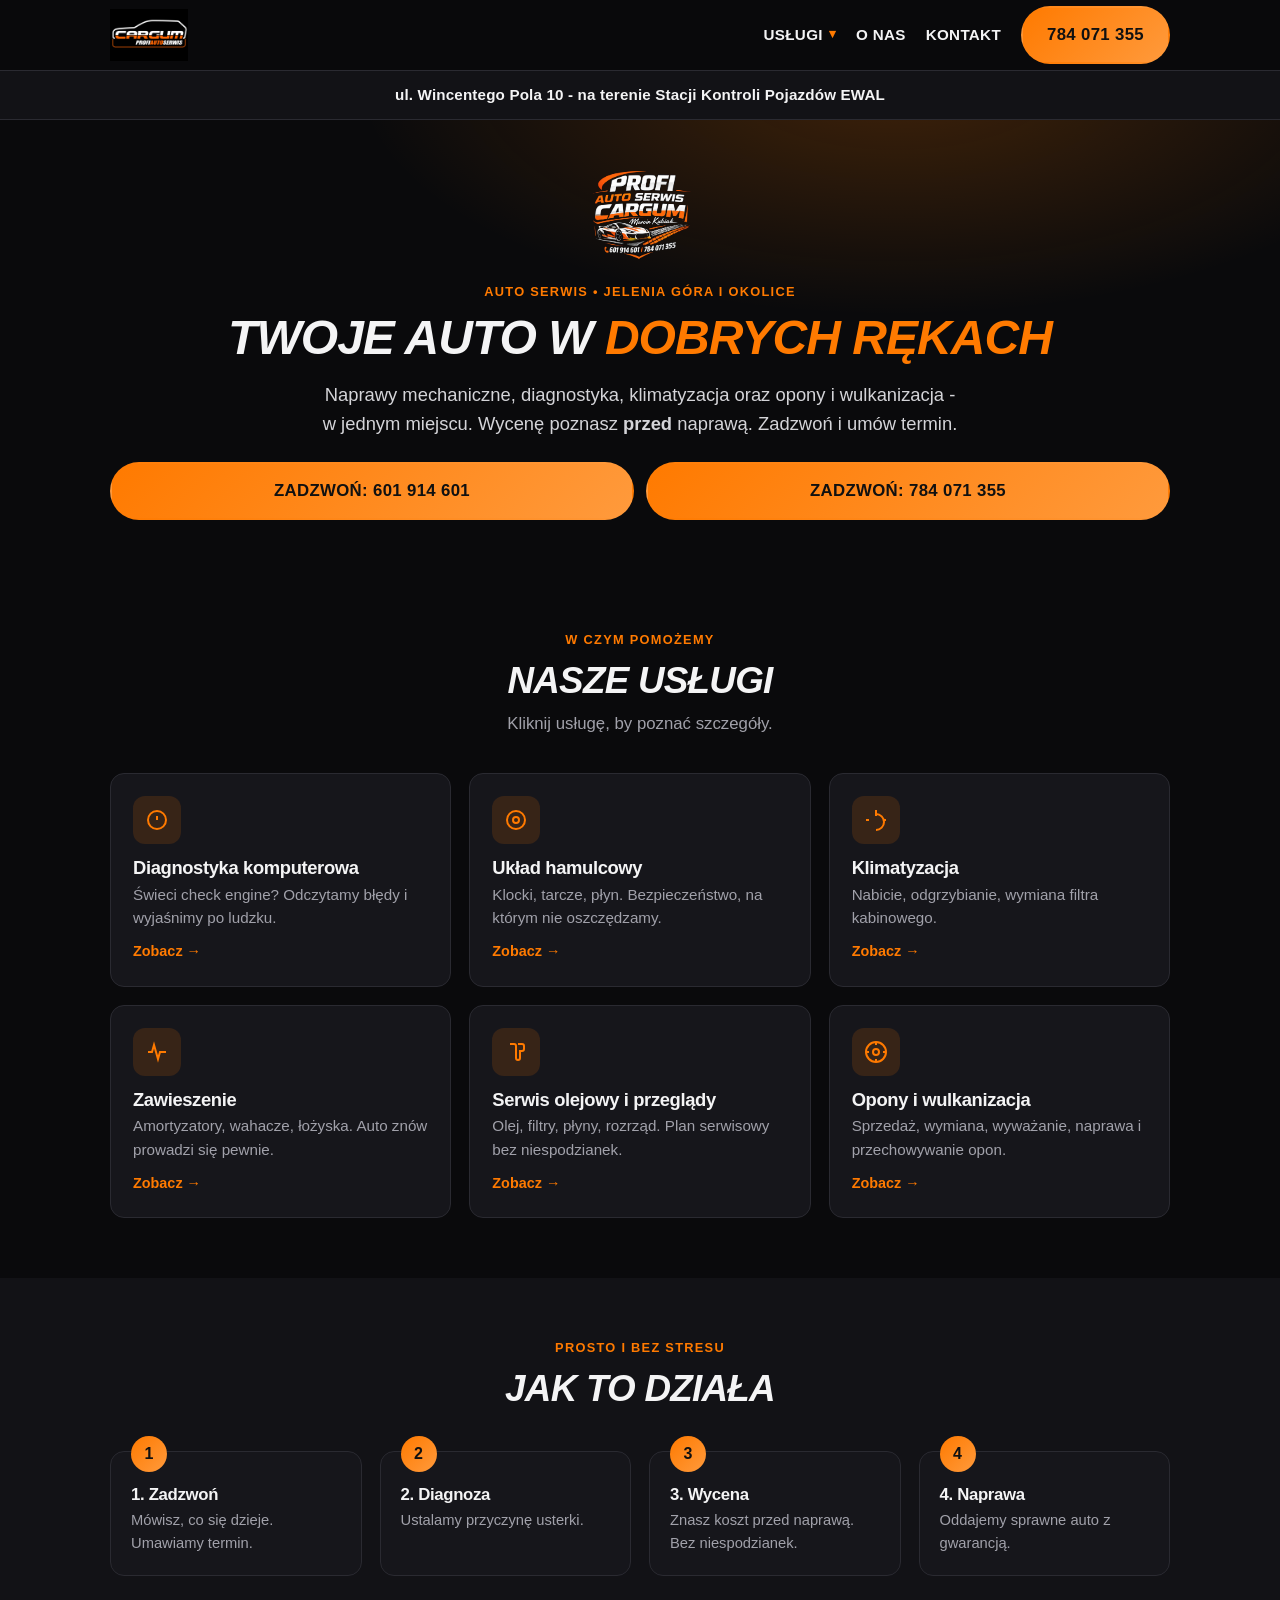
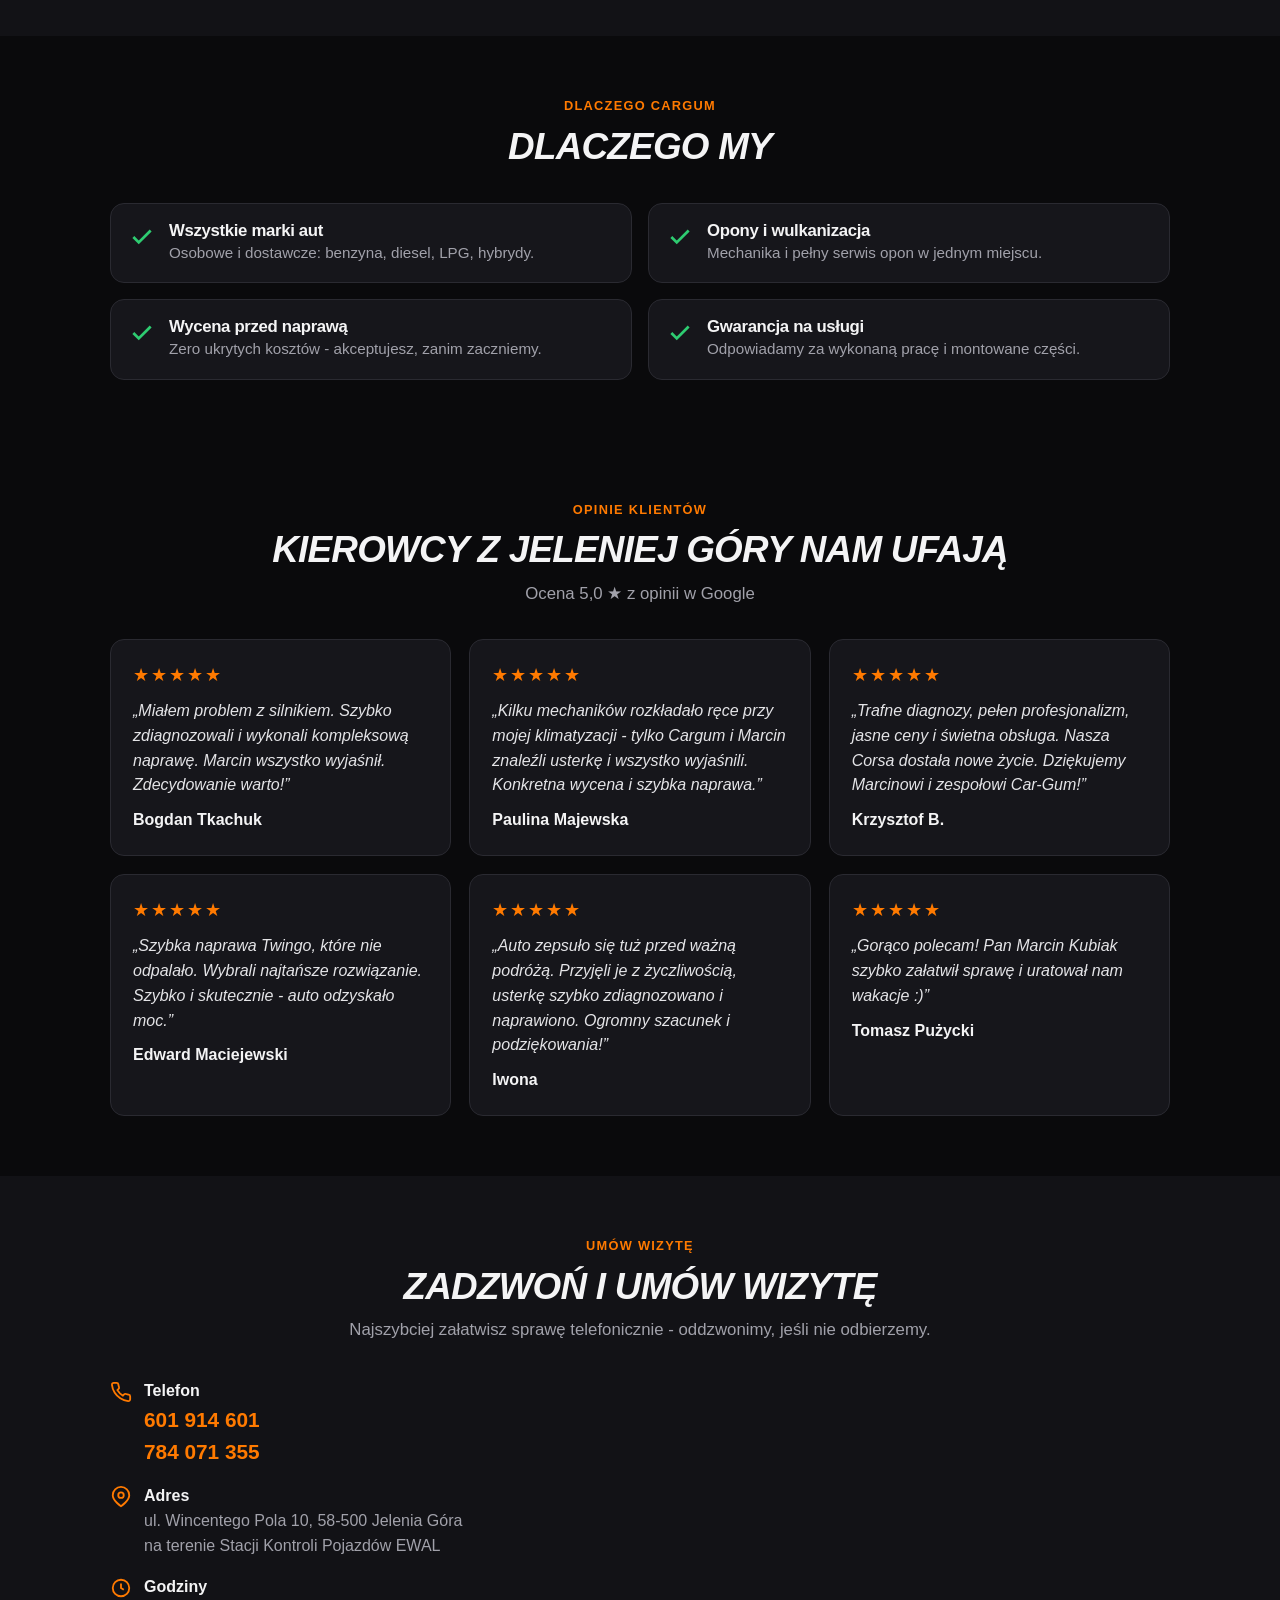
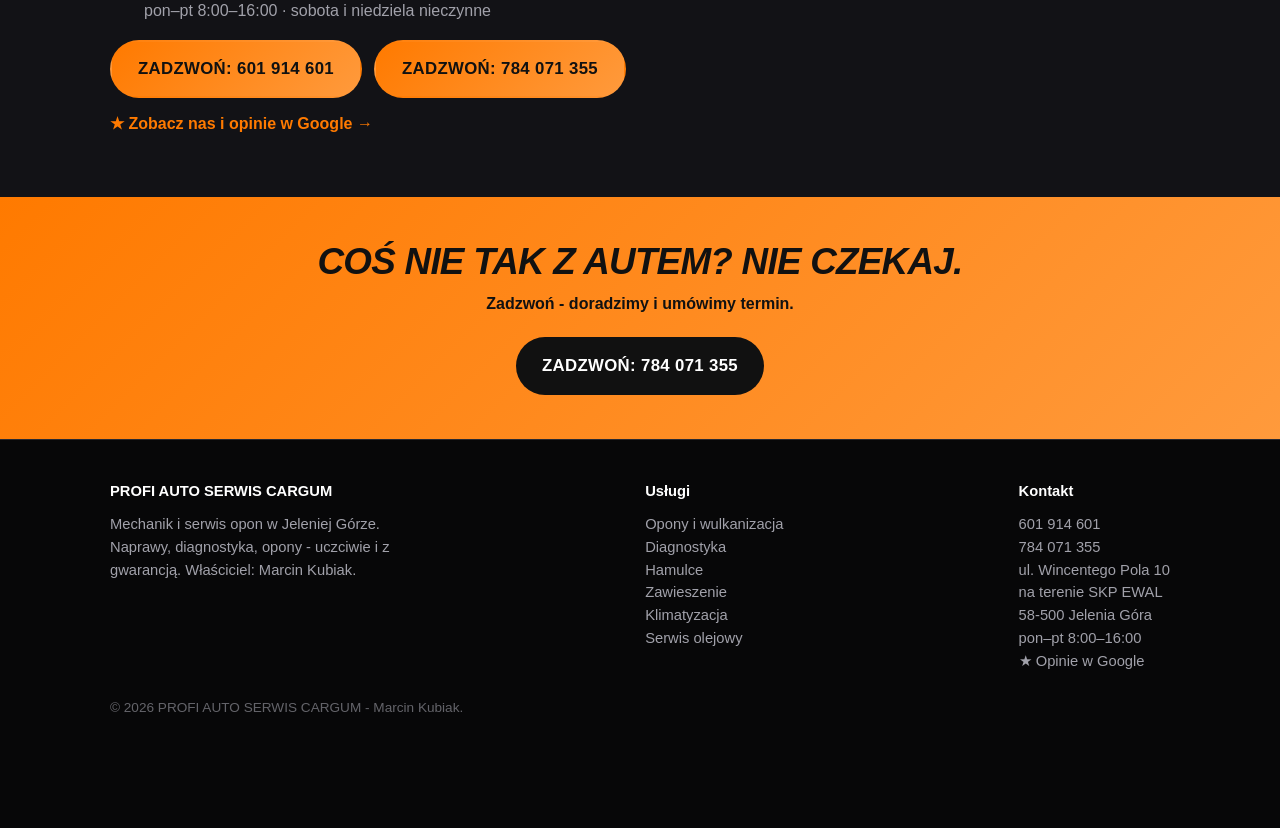
<file: index.html>
<!DOCTYPE html>
<html lang="pl">
<head>
<meta charset="UTF-8" />
<meta name="viewport" content="width=device-width, initial-scale=1.0" />
<title>PROFI AUTO SERWIS CARGUM - mechanik i opony Jelenia Góra | Zadzwoń 784 071 355</title>
<meta name="description" content="Auto serwis CarGum w Jeleniej Górze: naprawy mechaniczne, diagnostyka, hamulce, zawieszenie, klimatyzacja, oleje, elektryka oraz opony i wulkanizacja. Wycena przed naprawą, gwarancja. Tel. 784 071 355." />
<meta name="theme-color" content="#0a0a0c" />
<link rel="icon" href="data:image/svg+xml,<svg xmlns='http://www.w3.org/2000/svg' viewBox='0 0 100 100'><rect width='100' height='100' rx='22' fill='%23ff7a00'/><text x='50' y='70' font-size='52' font-family='Arial,sans-serif' font-weight='bold' text-anchor='middle' fill='%23111'>CG</text></svg>" />
<meta property="og:image" content="cargum-logo.png" />
<link rel="stylesheet" href="styles.css" />
<script type="application/ld+json">
{
 "@context":"https://schema.org","@type":"AutoRepair","name":"PROFI AUTO SERWIS CARGUM",
 "image":"cargum-logo.png","telephone":"+48784071355",
 "address":{"@type":"PostalAddress","streetAddress":"ul. Wincentego Pola 10","addressLocality":"Jelenia Góra","postalCode":"58-500","addressCountry":"PL"},
 "areaServed":"Jelenia Góra i okolice",
 "openingHoursSpecification":[{"@type":"OpeningHoursSpecification","dayOfWeek":["Monday","Tuesday","Wednesday","Thursday","Friday"],"opens":"08:00","closes":"16:00"}],
 "priceRange":"$$",
 "aggregateRating":{"@type":"AggregateRating","ratingValue":"5.0","reviewCount":"6"},
 "review":[
  {"@type":"Review","author":{"@type":"Person","name":"Bogdan Tkachuk"},"reviewRating":{"@type":"Rating","ratingValue":"5"},"reviewBody":"Problem z silnikiem - szybko zdiagnozowali i wykonali kompleksową naprawę. Marcin wszystko wyjaśnił."},
  {"@type":"Review","author":{"@type":"Person","name":"Paulina Majewska"},"reviewRating":{"@type":"Rating","ratingValue":"5"},"reviewBody":"Tylko Cargum znalazł usterkę klimatyzacji. Konkretna wycena i szybka naprawa."},
  {"@type":"Review","author":{"@type":"Person","name":"Krzysztof B."},"reviewRating":{"@type":"Rating","ratingValue":"5"},"reviewBody":"Trafne diagnozy, profesjonalizm, jasne ceny. Dziękujemy Marcinowi i zespołowi Car-Gum!"},
  {"@type":"Review","author":{"@type":"Person","name":"Edward Maciejewski"},"reviewRating":{"@type":"Rating","ratingValue":"5"},"reviewBody":"Szybka naprawa Twingo, które nie odpalało. Szybko i skutecznie."},
  {"@type":"Review","author":{"@type":"Person","name":"Iwona"},"reviewRating":{"@type":"Rating","ratingValue":"5"},"reviewBody":"Auto zepsuło się przed podróżą. Przyjęli z życzliwością, szybko naprawione."},
  {"@type":"Review","author":{"@type":"Person","name":"Tomasz Pużycki"},"reviewRating":{"@type":"Rating","ratingValue":"5"},"reviewBody":"Pan Marcin Kubiak szybko załatwił sprawę i uratował nam wakacje."}
 ]
}
</script>
</head>
<body>

<header class="top"><div class="wrap top-in">
 <a href="index.html" class="brand">
  <img src="cargum-logo.png" alt="PROFI AUTO SERWIS CARGUM" onerror="this.style.display='none';this.nextElementSibling.style.display='inline'">
  <span class="fallback" style="display:none">CARGUM</span>
 </a>
 <nav>
  <details class="menu">
   <summary>Usługi</summary>
   <div class="menu-panel">
    <a href="opony.html">Opony i wulkanizacja</a>
    <a href="diagnostyka.html">Diagnostyka</a>
    <a href="hamulce.html">Hamulce</a>
    <a href="zawieszenie.html">Zawieszenie</a>
    <a href="klimatyzacja.html">Klimatyzacja</a>
    <a href="serwis-olejowy.html">Serwis olejowy</a>
   </div>
  </details>
  <a class="link" href="o-nas.html">O nas</a>
  <a class="link" href="kontakt.html">Kontakt</a>
  <a class="btn btn-call" href="tel:+48784071355">784 071 355</a>
 </nav>
</div></header>

<div class="addr-bar"><div class="wrap">ul. Wincentego Pola 10 -<br class="addr-break"> na terenie Stacji Kontroli Pojazdów EWAL</div></div>

<section class="hero"><div class="wrap center">
 <img class="logo-big" src="cargum-logo-hero.png" alt="PROFI AUTO SERWIS CARGUM Marcin Kubiak" onerror="this.style.display='none'">
 <div class="eyebrow">Auto serwis • Jelenia Góra i okolice</div>
 <h1>Twoje auto w <span class="hl">dobrych rękach</span></h1>
 <p class="sub">Naprawy mechaniczne, diagnostyka, klimatyzacja oraz opony i wulkanizacja - w jednym miejscu.
   Wycenę poznasz <b>przed</b> naprawą. Zadzwoń i umów termin.</p>
 <div class="cta-row" style="justify-content:center">
  <a class="btn btn-call" href="tel:+48601914601">Zadzwoń: 601 914 601</a>
  <a class="btn btn-call" href="tel:+48784071355">Zadzwoń: 784 071 355</a>
 </div>
</div></section>

<!-- Usługi -> podstrony (SEO) -->
<section><div class="wrap">
 <div class="center" style="margin-bottom:36px">
  <div class="eyebrow">W czym pomożemy</div>
  <h2>Nasze usługi</h2>
  <p class="lead">Kliknij usługę, by poznać szczegóły.</p>
 </div>
 <div class="grid grid-3">
  <a class="card" href="diagnostyka.html">
   <div class="ico"><svg viewBox="0 0 24 24" fill="none" stroke="currentColor" stroke-width="2"><circle cx="12" cy="12" r="9"/><path d="M12 8v4M12 16h.01"/></svg></div>
   <h3>Diagnostyka komputerowa</h3>
   <p>Świeci check engine? Odczytamy błędy i wyjaśnimy po ludzku.</p><span class="more">Zobacz →</span>
  </a>
  <a class="card" href="hamulce.html">
   <div class="ico"><svg viewBox="0 0 24 24" fill="none" stroke="currentColor" stroke-width="2"><circle cx="12" cy="12" r="9"/><circle cx="12" cy="12" r="3"/></svg></div>
   <h3>Układ hamulcowy</h3>
   <p>Klocki, tarcze, płyn. Bezpieczeństwo, na którym nie oszczędzamy.</p><span class="more">Zobacz →</span>
  </a>
  <a class="card" href="klimatyzacja.html">
   <div class="ico"><svg viewBox="0 0 24 24" fill="none" stroke="currentColor" stroke-width="2"><path d="M12 2v6M12 22a8 8 0 0 0 0-16"/><path d="M5 12H2M22 12h-3"/></svg></div>
   <h3>Klimatyzacja</h3>
   <p>Nabicie, odgrzybianie, wymiana filtra kabinowego.</p><span class="more">Zobacz →</span>
  </a>
  <a class="card" href="zawieszenie.html">
   <div class="ico"><svg viewBox="0 0 24 24" fill="none" stroke="currentColor" stroke-width="2"><path d="M3 12h4l2-7 4 14 2-7h6"/></svg></div>
   <h3>Zawieszenie</h3>
   <p>Amortyzatory, wahacze, łożyska. Auto znów prowadzi się pewnie.</p><span class="more">Zobacz →</span>
  </a>
  <a class="card" href="serwis-olejowy.html">
   <div class="ico"><svg viewBox="0 0 24 24" fill="none" stroke="currentColor" stroke-width="2"><path d="M14 4h4a2 2 0 0 1 2 2v3a2 2 0 0 1-2 2h-2v7a2 2 0 0 1-4 0V6a2 2 0 0 0-2-2H6"/></svg></div>
   <h3>Serwis olejowy i przeglądy</h3>
   <p>Olej, filtry, płyny, rozrząd. Plan serwisowy bez niespodzianek.</p><span class="more">Zobacz →</span>
  </a>
  <a class="card" href="opony.html">
   <div class="ico"><svg viewBox="0 0 24 24" fill="none" stroke="currentColor" stroke-width="2"><circle cx="12" cy="12" r="10"/><circle cx="12" cy="12" r="3"/><path d="M12 2v3M12 19v3M2 12h3M19 12h3"/></svg></div>
   <h3>Opony i wulkanizacja</h3>
   <p>Sprzedaż, wymiana, wyważanie, naprawa i przechowywanie opon.</p><span class="more">Zobacz →</span>
  </a>
 </div>
</div></section>

<!-- Jak pracujemy -->
<section class="section-soft"><div class="wrap">
 <div class="center" style="margin-bottom:42px"><div class="eyebrow">Prosto i bez stresu</div><h2>Jak to działa</h2></div>
 <div class="steps">
  <div class="step"><h3>1. Zadzwoń</h3><p>Mówisz, co się dzieje. Umawiamy termin.</p></div>
  <div class="step"><h3>2. Diagnoza</h3><p>Ustalamy przyczynę usterki.</p></div>
  <div class="step"><h3>3. Wycena</h3><p>Znasz koszt przed naprawą. Bez niespodzianek.</p></div>
  <div class="step"><h3>4. Naprawa</h3><p>Oddajemy sprawne auto z gwarancją.</p></div>
 </div>
</div></section>

<!-- Dlaczego my -->
<section><div class="wrap">
 <div class="center" style="margin-bottom:36px"><div class="eyebrow">Dlaczego CarGum</div><h2>Dlaczego my</h2></div>
 <div class="why">
  <div class="item"><svg viewBox="0 0 24 24" fill="none" stroke="currentColor" stroke-width="2.5"><path d="M20 6 9 17l-5-5"/></svg><div><h3>Wszystkie marki aut</h3><p>Osobowe i dostawcze: benzyna, diesel, LPG, hybrydy.</p></div></div>
  <div class="item"><svg viewBox="0 0 24 24" fill="none" stroke="currentColor" stroke-width="2.5"><path d="M20 6 9 17l-5-5"/></svg><div><h3>Opony i wulkanizacja</h3><p>Mechanika i pełny serwis opon w jednym miejscu.</p></div></div>
  <div class="item"><svg viewBox="0 0 24 24" fill="none" stroke="currentColor" stroke-width="2.5"><path d="M20 6 9 17l-5-5"/></svg><div><h3>Wycena przed naprawą</h3><p>Zero ukrytych kosztów - akceptujesz, zanim zaczniemy.</p></div></div>
  <div class="item"><svg viewBox="0 0 24 24" fill="none" stroke="currentColor" stroke-width="2.5"><path d="M20 6 9 17l-5-5"/></svg><div><h3>Gwarancja na usługi</h3><p>Odpowiadamy za wykonaną pracę i montowane części.</p></div></div>
 </div>
</div></section>

<!-- Opinie -->
<section><div class="wrap">
 <div class="center" style="margin-bottom:32px"><div class="eyebrow">Opinie klientów</div><h2>Kierowcy z Jeleniej Góry nam ufają</h2><p class="lead">Ocena 5,0 ★ z opinii w Google</p></div>
 <div class="grid grid-3">
  <div class="review"><div class="stars">★★★★★</div><p>„Miałem problem z silnikiem. Szybko zdiagnozowali i wykonali kompleksową naprawę. Marcin wszystko wyjaśnił. Zdecydowanie warto!”</p><div class="who">Bogdan Tkachuk</div></div>
  <div class="review"><div class="stars">★★★★★</div><p>„Kilku mechaników rozkładało ręce przy mojej klimatyzacji - tylko Cargum i Marcin znaleźli usterkę i wszystko wyjaśnili. Konkretna wycena i szybka naprawa.”</p><div class="who">Paulina Majewska</div></div>
  <div class="review"><div class="stars">★★★★★</div><p>„Trafne diagnozy, pełen profesjonalizm, jasne ceny i świetna obsługa. Nasza Corsa dostała nowe życie. Dziękujemy Marcinowi i zespołowi Car-Gum!”</p><div class="who">Krzysztof B.</div></div>
  <div class="review"><div class="stars">★★★★★</div><p>„Szybka naprawa Twingo, które nie odpalało. Wybrali najtańsze rozwiązanie. Szybko i skutecznie - auto odzyskało moc.”</p><div class="who">Edward Maciejewski</div></div>
  <div class="review"><div class="stars">★★★★★</div><p>„Auto zepsuło się tuż przed ważną podróżą. Przyjęli je z życzliwością, usterkę szybko zdiagnozowano i naprawiono. Ogromny szacunek i podziękowania!”</p><div class="who">Iwona</div></div>
  <div class="review"><div class="stars">★★★★★</div><p>„Gorąco polecam! Pan Marcin Kubiak szybko załatwił sprawę i uratował nam wakacje :)”</p><div class="who">Tomasz Pużycki</div></div>
 </div>
</div></section>

<!-- ============ KONTAKT ============ -->
<section id="kontakt" class="section-soft"><div class="wrap">
 <div class="center" style="margin-bottom:36px">
  <div class="eyebrow">Umów wizytę</div>
  <h2>Zadzwoń i umów wizytę</h2>
  <p class="lead">Najszybciej załatwisz sprawę telefonicznie - oddzwonimy, jeśli nie odbierzemy.</p>
 </div>
 <div class="contact">
  <div>
   <div class="info-line"><svg viewBox="0 0 24 24" fill="none" stroke="currentColor" stroke-width="2"><path d="M22 16.92v3a2 2 0 0 1-2.18 2 19.79 19.79 0 0 1-8.63-3.07 19.5 19.5 0 0 1-6-6 19.79 19.79 0 0 1-3.07-8.67A2 2 0 0 1 4.11 2h3a2 2 0 0 1 2 1.72c.13.96.36 1.9.7 2.81a2 2 0 0 1-.45 2.11L8.09 9.91a16 16 0 0 0 6 6l1.27-1.27a2 2 0 0 1 2.11-.45c.91.34 1.85.57 2.81.7A2 2 0 0 1 22 16.92z"/></svg><div><b>Telefon</b><a href="tel:+48601914601" class="sub" style="color:var(--accent);font-weight:800;display:block;font-size:1.3rem">601 914 601</a><a href="tel:+48784071355" class="sub" style="color:var(--accent);font-weight:800;display:block;font-size:1.3rem">784 071 355</a></div></div>
   <div class="info-line"><svg viewBox="0 0 24 24" fill="none" stroke="currentColor" stroke-width="2"><path d="M21 10c0 6-9 12-9 12s-9-6-9-12a9 9 0 0 1 18 0z"/><circle cx="12" cy="10" r="3"/></svg><div><b>Adres</b><span>ul. Wincentego Pola 10, 58-500 Jelenia Góra<br>na terenie Stacji Kontroli Pojazdów EWAL</span></div></div>
   <div class="info-line"><svg viewBox="0 0 24 24" fill="none" stroke="currentColor" stroke-width="2"><circle cx="12" cy="12" r="9"/><path d="M12 7v5l3 2"/></svg><div><b>Godziny</b><span>pon–pt 8:00–16:00 · sobota i niedziela nieczynne</span></div></div>
   <div class="cta-row" style="margin-top:8px">
    <a class="btn btn-call" href="tel:+48601914601">Zadzwoń: 601 914 601</a>
    <a class="btn btn-call" href="tel:+48784071355">Zadzwoń: 784 071 355</a>
   </div>
   <a class="link" style="margin-top:14px;display:inline-block;color:var(--accent);font-weight:700" href="https://www.google.com/search?q=CarGum+Kubiak&stick=H4sIAAAAAAAA_-NgU1I1qDAxN0hNNTRLMzW1SEpNNDG2MqhItbAwsjA3TU4xMUkyMjCyWMTK65xY5F6aq-BdmpSZmA0AAklWrDkAAAA&hl=pl&mat=CVSwqr_SBW5SElcBa0lj__5SsxHapQMz6f7iwU5WV_amv-UcgT2u3wSIccnvn_T7VKjthmgQwViBcBcLqK4lq-20v3IeEWIu06MYF1fzuAr3SDYj5tdC1p8v7ogpbv94Mmg&authuser=0&zx=1782816035972" target="_blank" rel="noopener">★ Zobacz nas i opinie w Google →</a>
  </div>
  <div>
   <iframe class="map" style="height:100%;min-height:300px" loading="lazy" referrerpolicy="no-referrer-when-downgrade"
    src="https://www.google.com/maps?q=ul.+Wincentego+Pola+10,+Jelenia+G%C3%B3ra&output=embed" title="Mapa dojazdu - CarGum Jelenia Góra"></iframe>
  </div>
 </div>
</div></section>

<!-- Pas CTA -->
<section class="cta-band"><div class="wrap">
 <h2>Coś nie tak z autem? Nie czekaj.</h2>
 <p style="margin:8px 0 20px;font-weight:600">Zadzwoń - doradzimy i umówimy termin.</p>
 <a class="btn btn-dark" href="tel:+48784071355">Zadzwoń: 784 071 355</a>
</div></section>

<footer><div class="wrap cols">
 <div style="max-width:300px"><h4>PROFI AUTO SERWIS CARGUM</h4><p>Mechanik i serwis opon w Jeleniej Górze. Naprawy, diagnostyka, opony - uczciwie i z gwarancją. Właściciel: Marcin Kubiak.</p></div>
 <div><h4>Usługi</h4><p><a href="opony.html">Opony i wulkanizacja</a><br><a href="diagnostyka.html">Diagnostyka</a><br><a href="hamulce.html">Hamulce</a><br><a href="zawieszenie.html">Zawieszenie</a><br><a href="klimatyzacja.html">Klimatyzacja</a><br><a href="serwis-olejowy.html">Serwis olejowy</a></p></div>
 <div><h4>Kontakt</h4><p><a href="tel:+48601914601">601 914 601</a><br><a href="tel:+48784071355">784 071 355</a><br>ul. Wincentego Pola 10<br>na terenie SKP EWAL<br>58-500 Jelenia Góra<br>pon–pt 8:00–16:00<br><a href="https://www.google.com/search?q=CarGum+Kubiak&stick=H4sIAAAAAAAA_-NgU1I1qDAxN0hNNTRLMzW1SEpNNDG2MqhItbAwsjA3TU4xMUkyMjCyWMTK65xY5F6aq-BdmpSZmA0AAklWrDkAAAA&hl=pl&mat=CVSwqr_SBW5SElcBa0lj__5SsxHapQMz6f7iwU5WV_amv-UcgT2u3wSIccnvn_T7VKjthmgQwViBcBcLqK4lq-20v3IeEWIu06MYF1fzuAr3SDYj5tdC1p8v7ogpbv94Mmg&authuser=0&zx=1782816035972" target="_blank" rel="noopener">★ Opinie w Google</a></p></div>
</div><div class="wrap" style="margin-top:24px;opacity:.6;font-size:.85rem">© 2026 PROFI AUTO SERWIS CARGUM - Marcin Kubiak.</div></footer>

<div class="callbar"><a href="tel:+48784071355">
 <svg viewBox="0 0 24 24" fill="none" stroke="currentColor" stroke-width="2"><path d="M22 16.92v3a2 2 0 0 1-2.18 2 19.79 19.79 0 0 1-8.63-3.07 19.5 19.5 0 0 1-6-6 19.79 19.79 0 0 1-3.07-8.67A2 2 0 0 1 4.11 2h3a2 2 0 0 1 2 1.72c.13.96.36 1.9.7 2.81a2 2 0 0 1-.45 2.11L8.09 9.91a16 16 0 0 0 6 6l1.27-1.27a2 2 0 0 1 2.11-.45c.91.34 1.85.57 2.81.7A2 2 0 0 1 22 16.92z"/></svg>
 Zadzwoń: 784 071 355</a></div>

</body>
</html>
</file>
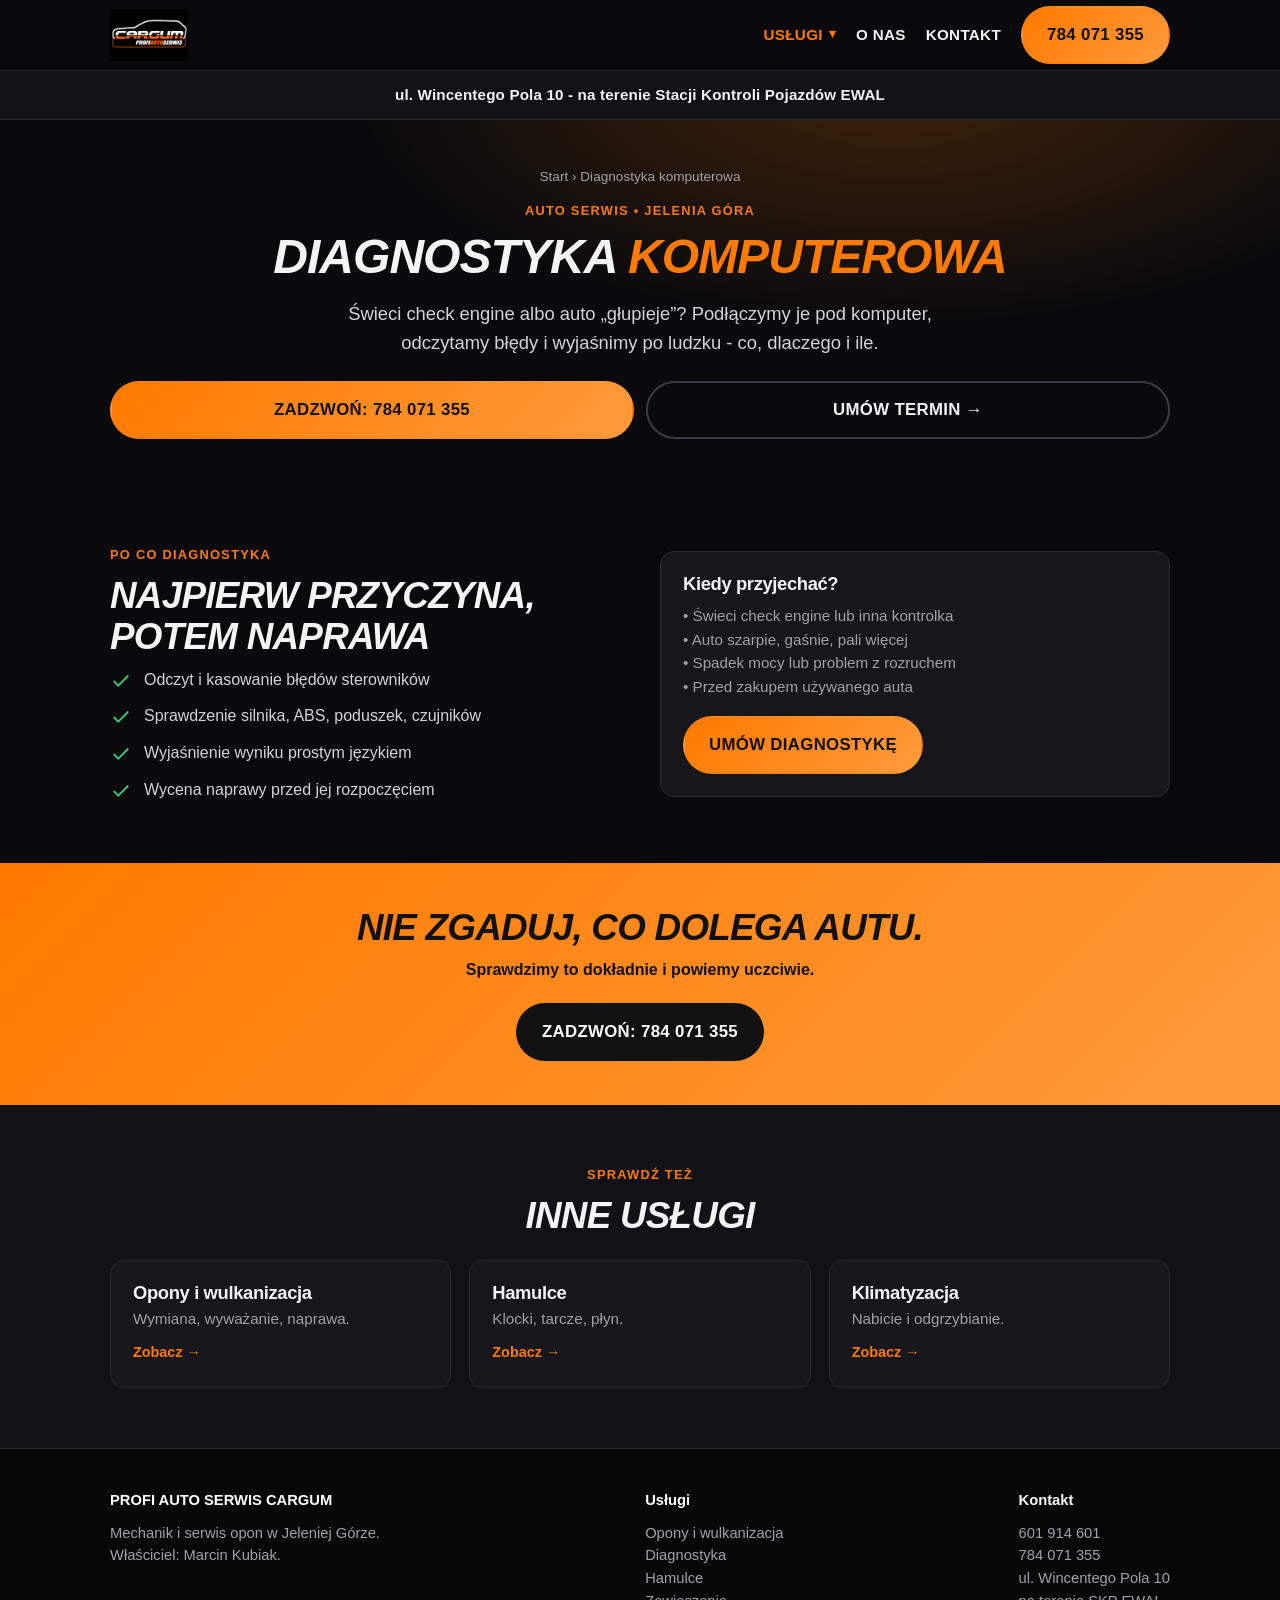
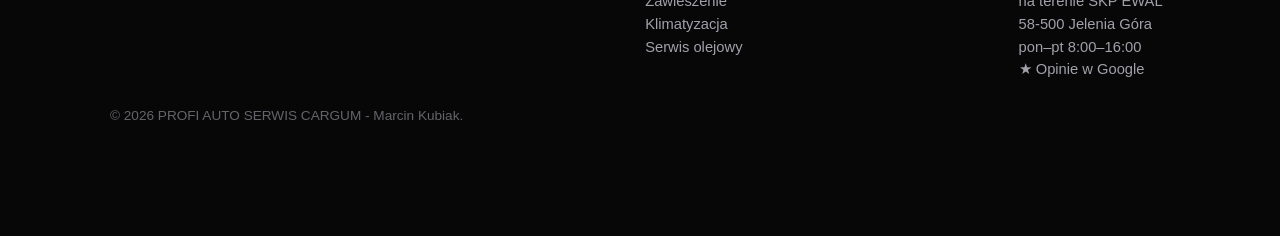
<file: diagnostyka.html>
<!DOCTYPE html>
<html lang="pl">
<head>
<meta charset="UTF-8" />
<meta name="viewport" content="width=device-width, initial-scale=1.0" />
<title>Diagnostyka komputerowa Jelenia Góra - odczyt błędów | CARGUM</title>
<meta name="description" content="Diagnostyka komputerowa aut w Jeleniej Górze - CarGum. Świeci check engine? Odczytamy błędy, ustalimy przyczynę i wyjaśnimy po ludzku. Zadzwoń 784 071 355." />
<meta name="theme-color" content="#0a0a0c" />
<link rel="icon" href="data:image/svg+xml,<svg xmlns='http://www.w3.org/2000/svg' viewBox='0 0 100 100'><rect width='100' height='100' rx='22' fill='%23ff7a00'/><text x='50' y='70' font-size='52' font-family='Arial,sans-serif' font-weight='bold' text-anchor='middle' fill='%23111'>CG</text></svg>" />
<meta property="og:image" content="cargum-logo.png" />
<link rel="stylesheet" href="styles.css" />
</head>
<body>

<header class="top"><div class="wrap top-in">
 <a href="index.html" class="brand">
  <img src="cargum-logo.png" alt="PROFI AUTO SERWIS CARGUM" onerror="this.style.display='none';this.nextElementSibling.style.display='inline'">
  <span class="fallback" style="display:none">CARGUM</span>
 </a>
 <nav>
  <details class="menu">
   <summary class="active">Usługi</summary>
   <div class="menu-panel">
    <a href="opony.html">Opony i wulkanizacja</a>
    <a href="diagnostyka.html">Diagnostyka</a>
    <a href="hamulce.html">Hamulce</a>
    <a href="zawieszenie.html">Zawieszenie</a>
    <a href="klimatyzacja.html">Klimatyzacja</a>
    <a href="serwis-olejowy.html">Serwis olejowy</a>
   </div>
  </details>
  <a class="link" href="o-nas.html">O nas</a>
  <a class="link" href="kontakt.html">Kontakt</a>
  <a class="btn btn-call" href="tel:+48784071355">784 071 355</a>
 </nav>
</div></header>

<div class="addr-bar"><div class="wrap">ul. Wincentego Pola 10 -<br class="addr-break"> na terenie Stacji Kontroli Pojazdów EWAL</div></div>

<section class="hero small"><div class="wrap center">
 <div class="crumbs"><a href="index.html">Start</a> › Diagnostyka komputerowa</div>
 <div class="eyebrow">Auto serwis • Jelenia Góra</div>
 <h1>Diagnostyka <span class="hl">komputerowa</span></h1>
 <p class="sub">Świeci check engine albo auto „głupieje”? Podłączymy je pod komputer, odczytamy błędy i wyjaśnimy po ludzku - co, dlaczego i ile.</p>
 <div class="cta-row"><a class="btn btn-call" href="tel:+48784071355">Zadzwoń: 784 071 355</a><a class="btn btn-ghost" href="kontakt.html">Umów termin →</a></div>
</div></section>

<section><div class="wrap grid grid-2" style="gap:40px;align-items:center">
 <div>
  <div class="eyebrow">Po co diagnostyka</div>
  <h2>Najpierw przyczyna, potem naprawa</h2>
  <ul class="ticks">
   <li><svg viewBox="0 0 24 24" fill="none" stroke="currentColor" stroke-width="2"><path d="M20 6 9 17l-5-5"/></svg> Odczyt i kasowanie błędów sterowników</li>
   <li><svg viewBox="0 0 24 24" fill="none" stroke="currentColor" stroke-width="2"><path d="M20 6 9 17l-5-5"/></svg> Sprawdzenie silnika, ABS, poduszek, czujników</li>
   <li><svg viewBox="0 0 24 24" fill="none" stroke="currentColor" stroke-width="2"><path d="M20 6 9 17l-5-5"/></svg> Wyjaśnienie wyniku prostym językiem</li>
   <li><svg viewBox="0 0 24 24" fill="none" stroke="currentColor" stroke-width="2"><path d="M20 6 9 17l-5-5"/></svg> Wycena naprawy przed jej rozpoczęciem</li>
  </ul>
 </div>
 <div class="card">
  <h3>Kiedy przyjechać?</h3>
  <p style="margin:10px 0">• Świeci check engine lub inna kontrolka<br>• Auto szarpie, gaśnie, pali więcej<br>• Spadek mocy lub problem z rozruchem<br>• Przed zakupem używanego auta</p>
  <a class="btn btn-call" href="tel:+48784071355" style="margin-top:8px">Umów diagnostykę</a>
 </div>
</div></section>

<section class="cta-band"><div class="wrap">
 <h2>Nie zgaduj, co dolega autu.</h2>
 <p style="margin:8px 0 20px;font-weight:600">Sprawdzimy to dokładnie i powiemy uczciwie.</p>
 <a class="btn btn-dark" href="tel:+48784071355">Zadzwoń: 784 071 355</a>
</div></section>

<section class="section-soft"><div class="wrap center">
 <div class="eyebrow">Sprawdź też</div><h2>Inne usługi</h2>
 <div class="grid grid-3" style="margin-top:24px;text-align:left">
  <a class="card" href="opony.html"><h3>Opony i wulkanizacja</h3><p>Wymiana, wyważanie, naprawa.</p><span class="more">Zobacz →</span></a>
  <a class="card" href="hamulce.html"><h3>Hamulce</h3><p>Klocki, tarcze, płyn.</p><span class="more">Zobacz →</span></a>
  <a class="card" href="klimatyzacja.html"><h3>Klimatyzacja</h3><p>Nabicie i odgrzybianie.</p><span class="more">Zobacz →</span></a>
 </div>
</div></section>

<footer><div class="wrap cols">
 <div style="max-width:300px"><h4>PROFI AUTO SERWIS CARGUM</h4><p>Mechanik i serwis opon w Jeleniej Górze. Właściciel: Marcin Kubiak.</p></div>
 <div><h4>Usługi</h4><p><a href="opony.html">Opony i wulkanizacja</a><br><a href="diagnostyka.html">Diagnostyka</a><br><a href="hamulce.html">Hamulce</a><br><a href="zawieszenie.html">Zawieszenie</a><br><a href="klimatyzacja.html">Klimatyzacja</a><br><a href="serwis-olejowy.html">Serwis olejowy</a></p></div>
 <div><h4>Kontakt</h4><p><a href="tel:+48601914601">601 914 601</a><br><a href="tel:+48784071355">784 071 355</a><br>ul. Wincentego Pola 10<br>na terenie SKP EWAL<br>58-500 Jelenia Góra<br>pon–pt 8:00–16:00<br><a href="https://www.google.com/search?q=CarGum+Kubiak&stick=H4sIAAAAAAAA_-NgU1I1qDAxN0hNNTRLMzW1SEpNNDG2MqhItbAwsjA3TU4xMUkyMjCyWMTK65xY5F6aq-BdmpSZmA0AAklWrDkAAAA&hl=pl&mat=CVSwqr_SBW5SElcBa0lj__5SsxHapQMz6f7iwU5WV_amv-UcgT2u3wSIccnvn_T7VKjthmgQwViBcBcLqK4lq-20v3IeEWIu06MYF1fzuAr3SDYj5tdC1p8v7ogpbv94Mmg&authuser=0&zx=1782816035972" target="_blank" rel="noopener">★ Opinie w Google</a></p></div>
</div><div class="wrap" style="margin-top:24px;opacity:.6;font-size:.85rem">© 2026 PROFI AUTO SERWIS CARGUM - Marcin Kubiak.</div></footer>

<div class="callbar"><a href="tel:+48784071355">
 <svg viewBox="0 0 24 24" fill="none" stroke="currentColor" stroke-width="2"><path d="M22 16.92v3a2 2 0 0 1-2.18 2 19.79 19.79 0 0 1-8.63-3.07 19.5 19.5 0 0 1-6-6 19.79 19.79 0 0 1-3.07-8.67A2 2 0 0 1 4.11 2h3a2 2 0 0 1 2 1.72c.13.96.36 1.9.7 2.81a2 2 0 0 1-.45 2.11L8.09 9.91a16 16 0 0 0 6 6l1.27-1.27a2 2 0 0 1 2.11-.45c.91.34 1.85.57 2.81.7A2 2 0 0 1 22 16.92z"/></svg>
 Zadzwoń: 784 071 355</a></div>

</body>
</html>
</file>
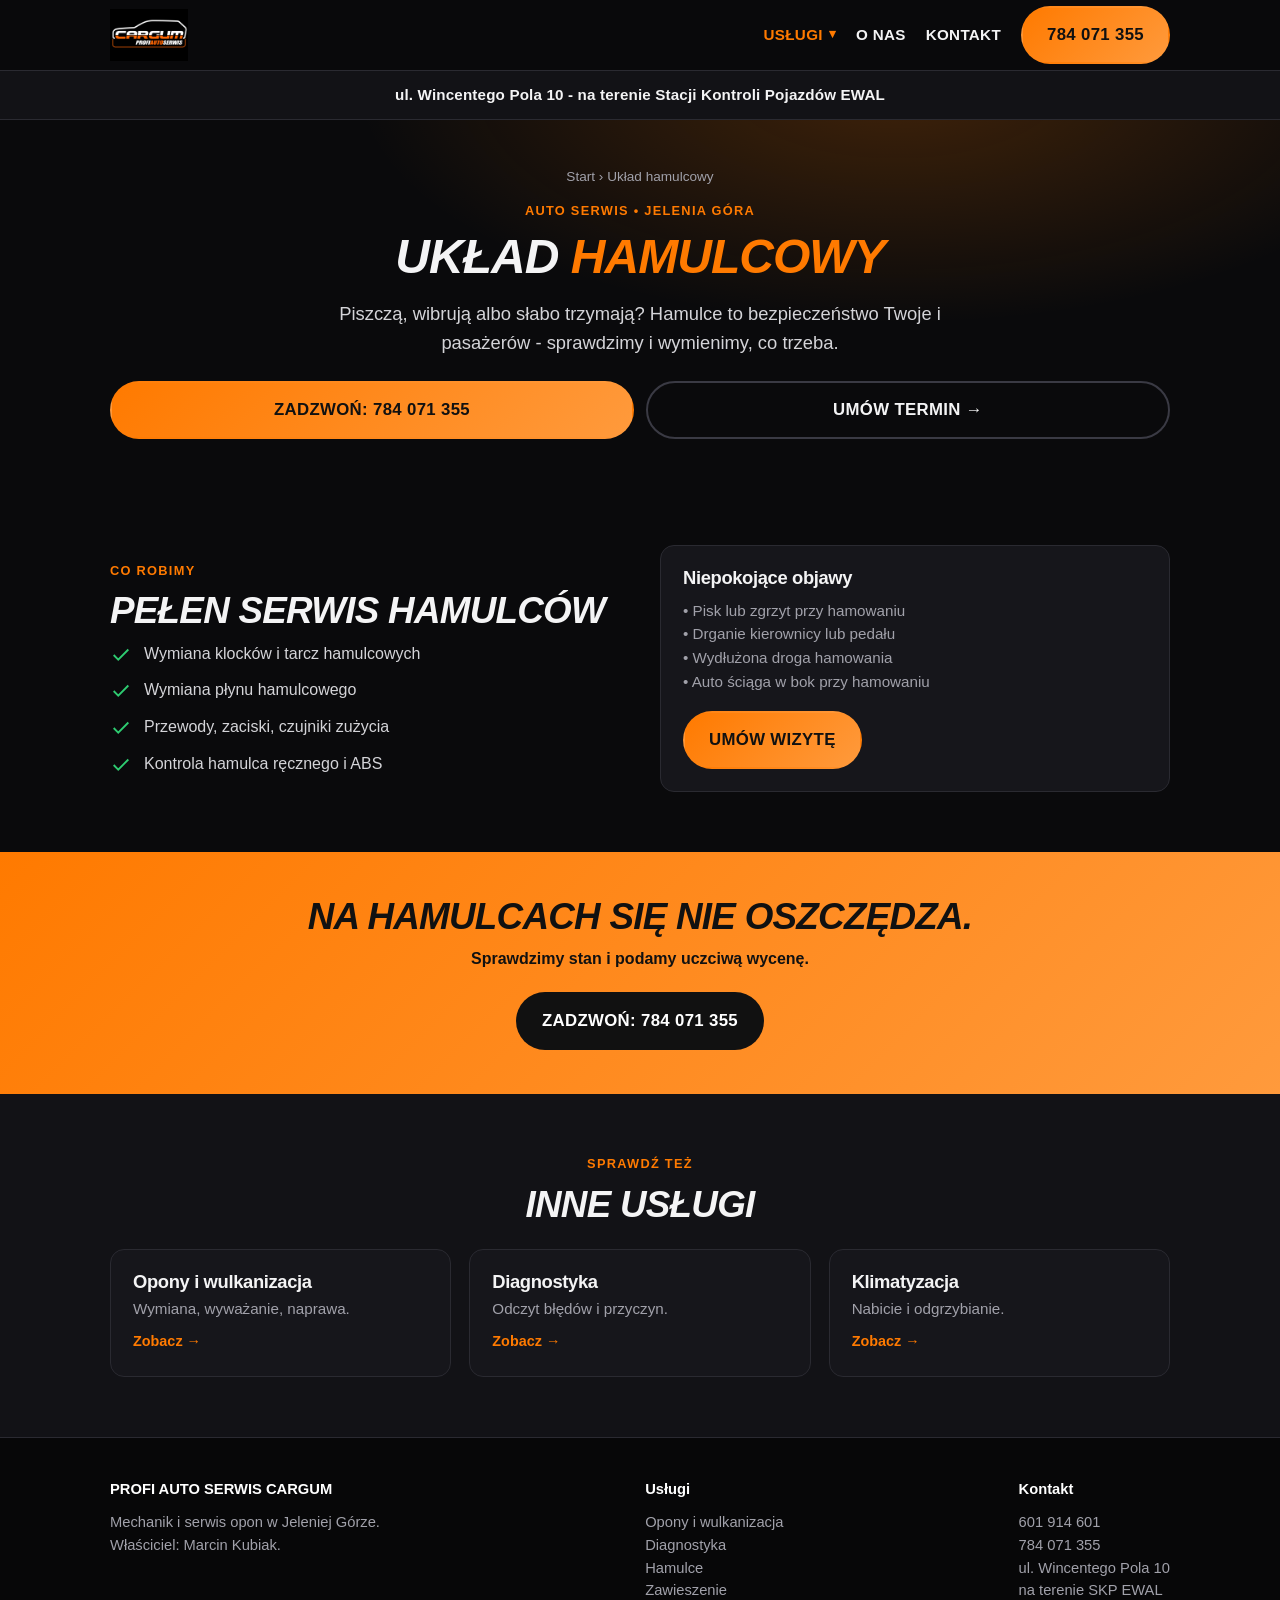
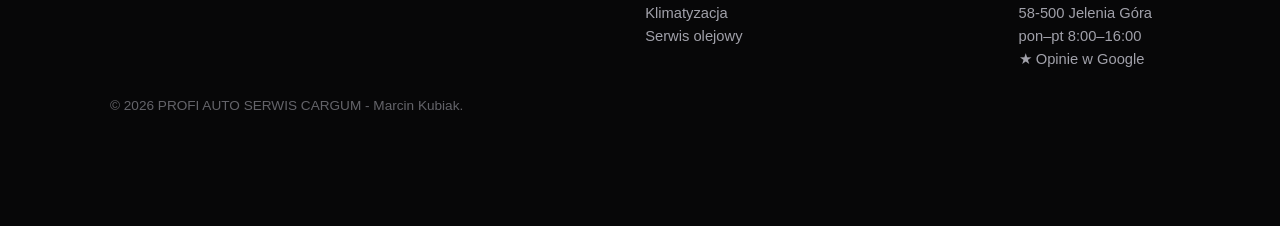
<file: hamulce.html>
<!DOCTYPE html>
<html lang="pl">
<head>
<meta charset="UTF-8" />
<meta name="viewport" content="width=device-width, initial-scale=1.0" />
<title>Wymiana hamulców Jelenia Góra - klocki, tarcze, płyn | CARGUM</title>
<meta name="description" content="Serwis hamulców w Jeleniej Górze - CarGum. Wymiana klocków i tarcz, płyn hamulcowy, przewody. Piszczą lub słabo trzymają? Zadzwoń 784 071 355." />
<meta name="theme-color" content="#0a0a0c" />
<link rel="icon" href="data:image/svg+xml,<svg xmlns='http://www.w3.org/2000/svg' viewBox='0 0 100 100'><rect width='100' height='100' rx='22' fill='%23ff7a00'/><text x='50' y='70' font-size='52' font-family='Arial,sans-serif' font-weight='bold' text-anchor='middle' fill='%23111'>CG</text></svg>" />
<meta property="og:image" content="cargum-logo.png" />
<link rel="stylesheet" href="styles.css" />
</head>
<body>

<header class="top"><div class="wrap top-in">
 <a href="index.html" class="brand">
  <img src="cargum-logo.png" alt="PROFI AUTO SERWIS CARGUM" onerror="this.style.display='none';this.nextElementSibling.style.display='inline'">
  <span class="fallback" style="display:none">CARGUM</span>
 </a>
 <nav>
  <details class="menu">
   <summary class="active">Usługi</summary>
   <div class="menu-panel">
    <a href="opony.html">Opony i wulkanizacja</a>
    <a href="diagnostyka.html">Diagnostyka</a>
    <a href="hamulce.html">Hamulce</a>
    <a href="zawieszenie.html">Zawieszenie</a>
    <a href="klimatyzacja.html">Klimatyzacja</a>
    <a href="serwis-olejowy.html">Serwis olejowy</a>
   </div>
  </details>
  <a class="link" href="o-nas.html">O nas</a>
  <a class="link" href="kontakt.html">Kontakt</a>
  <a class="btn btn-call" href="tel:+48784071355">784 071 355</a>
 </nav>
</div></header>

<div class="addr-bar"><div class="wrap">ul. Wincentego Pola 10 -<br class="addr-break"> na terenie Stacji Kontroli Pojazdów EWAL</div></div>

<section class="hero small"><div class="wrap center">
 <div class="crumbs"><a href="index.html">Start</a> › Układ hamulcowy</div>
 <div class="eyebrow">Auto serwis • Jelenia Góra</div>
 <h1>Układ <span class="hl">hamulcowy</span></h1>
 <p class="sub">Piszczą, wibrują albo słabo trzymają? Hamulce to bezpieczeństwo Twoje i pasażerów - sprawdzimy i wymienimy, co trzeba.</p>
 <div class="cta-row"><a class="btn btn-call" href="tel:+48784071355">Zadzwoń: 784 071 355</a><a class="btn btn-ghost" href="kontakt.html">Umów termin →</a></div>
</div></section>

<section><div class="wrap grid grid-2" style="gap:40px;align-items:center">
 <div>
  <div class="eyebrow">Co robimy</div>
  <h2>Pełen serwis hamulców</h2>
  <ul class="ticks">
   <li><svg viewBox="0 0 24 24" fill="none" stroke="currentColor" stroke-width="2"><path d="M20 6 9 17l-5-5"/></svg> Wymiana klocków i tarcz hamulcowych</li>
   <li><svg viewBox="0 0 24 24" fill="none" stroke="currentColor" stroke-width="2"><path d="M20 6 9 17l-5-5"/></svg> Wymiana płynu hamulcowego</li>
   <li><svg viewBox="0 0 24 24" fill="none" stroke="currentColor" stroke-width="2"><path d="M20 6 9 17l-5-5"/></svg> Przewody, zaciski, czujniki zużycia</li>
   <li><svg viewBox="0 0 24 24" fill="none" stroke="currentColor" stroke-width="2"><path d="M20 6 9 17l-5-5"/></svg> Kontrola hamulca ręcznego i ABS</li>
  </ul>
 </div>
 <div class="card">
  <h3>Niepokojące objawy</h3>
  <p style="margin:10px 0">• Pisk lub zgrzyt przy hamowaniu<br>• Drganie kierownicy lub pedału<br>• Wydłużona droga hamowania<br>• Auto ściąga w bok przy hamowaniu</p>
  <a class="btn btn-call" href="tel:+48784071355" style="margin-top:8px">Umów wizytę</a>
 </div>
</div></section>

<section class="cta-band"><div class="wrap">
 <h2>Na hamulcach się nie oszczędza.</h2>
 <p style="margin:8px 0 20px;font-weight:600">Sprawdzimy stan i podamy uczciwą wycenę.</p>
 <a class="btn btn-dark" href="tel:+48784071355">Zadzwoń: 784 071 355</a>
</div></section>

<section class="section-soft"><div class="wrap center">
 <div class="eyebrow">Sprawdź też</div><h2>Inne usługi</h2>
 <div class="grid grid-3" style="margin-top:24px;text-align:left">
  <a class="card" href="opony.html"><h3>Opony i wulkanizacja</h3><p>Wymiana, wyważanie, naprawa.</p><span class="more">Zobacz →</span></a>
  <a class="card" href="diagnostyka.html"><h3>Diagnostyka</h3><p>Odczyt błędów i przyczyn.</p><span class="more">Zobacz →</span></a>
  <a class="card" href="klimatyzacja.html"><h3>Klimatyzacja</h3><p>Nabicie i odgrzybianie.</p><span class="more">Zobacz →</span></a>
 </div>
</div></section>

<footer><div class="wrap cols">
 <div style="max-width:300px"><h4>PROFI AUTO SERWIS CARGUM</h4><p>Mechanik i serwis opon w Jeleniej Górze. Właściciel: Marcin Kubiak.</p></div>
 <div><h4>Usługi</h4><p><a href="opony.html">Opony i wulkanizacja</a><br><a href="diagnostyka.html">Diagnostyka</a><br><a href="hamulce.html">Hamulce</a><br><a href="zawieszenie.html">Zawieszenie</a><br><a href="klimatyzacja.html">Klimatyzacja</a><br><a href="serwis-olejowy.html">Serwis olejowy</a></p></div>
 <div><h4>Kontakt</h4><p><a href="tel:+48601914601">601 914 601</a><br><a href="tel:+48784071355">784 071 355</a><br>ul. Wincentego Pola 10<br>na terenie SKP EWAL<br>58-500 Jelenia Góra<br>pon–pt 8:00–16:00<br><a href="https://www.google.com/search?q=CarGum+Kubiak&stick=H4sIAAAAAAAA_-NgU1I1qDAxN0hNNTRLMzW1SEpNNDG2MqhItbAwsjA3TU4xMUkyMjCyWMTK65xY5F6aq-BdmpSZmA0AAklWrDkAAAA&hl=pl&mat=CVSwqr_SBW5SElcBa0lj__5SsxHapQMz6f7iwU5WV_amv-UcgT2u3wSIccnvn_T7VKjthmgQwViBcBcLqK4lq-20v3IeEWIu06MYF1fzuAr3SDYj5tdC1p8v7ogpbv94Mmg&authuser=0&zx=1782816035972" target="_blank" rel="noopener">★ Opinie w Google</a></p></div>
</div><div class="wrap" style="margin-top:24px;opacity:.6;font-size:.85rem">© 2026 PROFI AUTO SERWIS CARGUM - Marcin Kubiak.</div></footer>

<div class="callbar"><a href="tel:+48784071355">
 <svg viewBox="0 0 24 24" fill="none" stroke="currentColor" stroke-width="2"><path d="M22 16.92v3a2 2 0 0 1-2.18 2 19.79 19.79 0 0 1-8.63-3.07 19.5 19.5 0 0 1-6-6 19.79 19.79 0 0 1-3.07-8.67A2 2 0 0 1 4.11 2h3a2 2 0 0 1 2 1.72c.13.96.36 1.9.7 2.81a2 2 0 0 1-.45 2.11L8.09 9.91a16 16 0 0 0 6 6l1.27-1.27a2 2 0 0 1 2.11-.45c.91.34 1.85.57 2.81.7A2 2 0 0 1 22 16.92z"/></svg>
 Zadzwoń: 784 071 355</a></div>

</body>
</html>
</file>
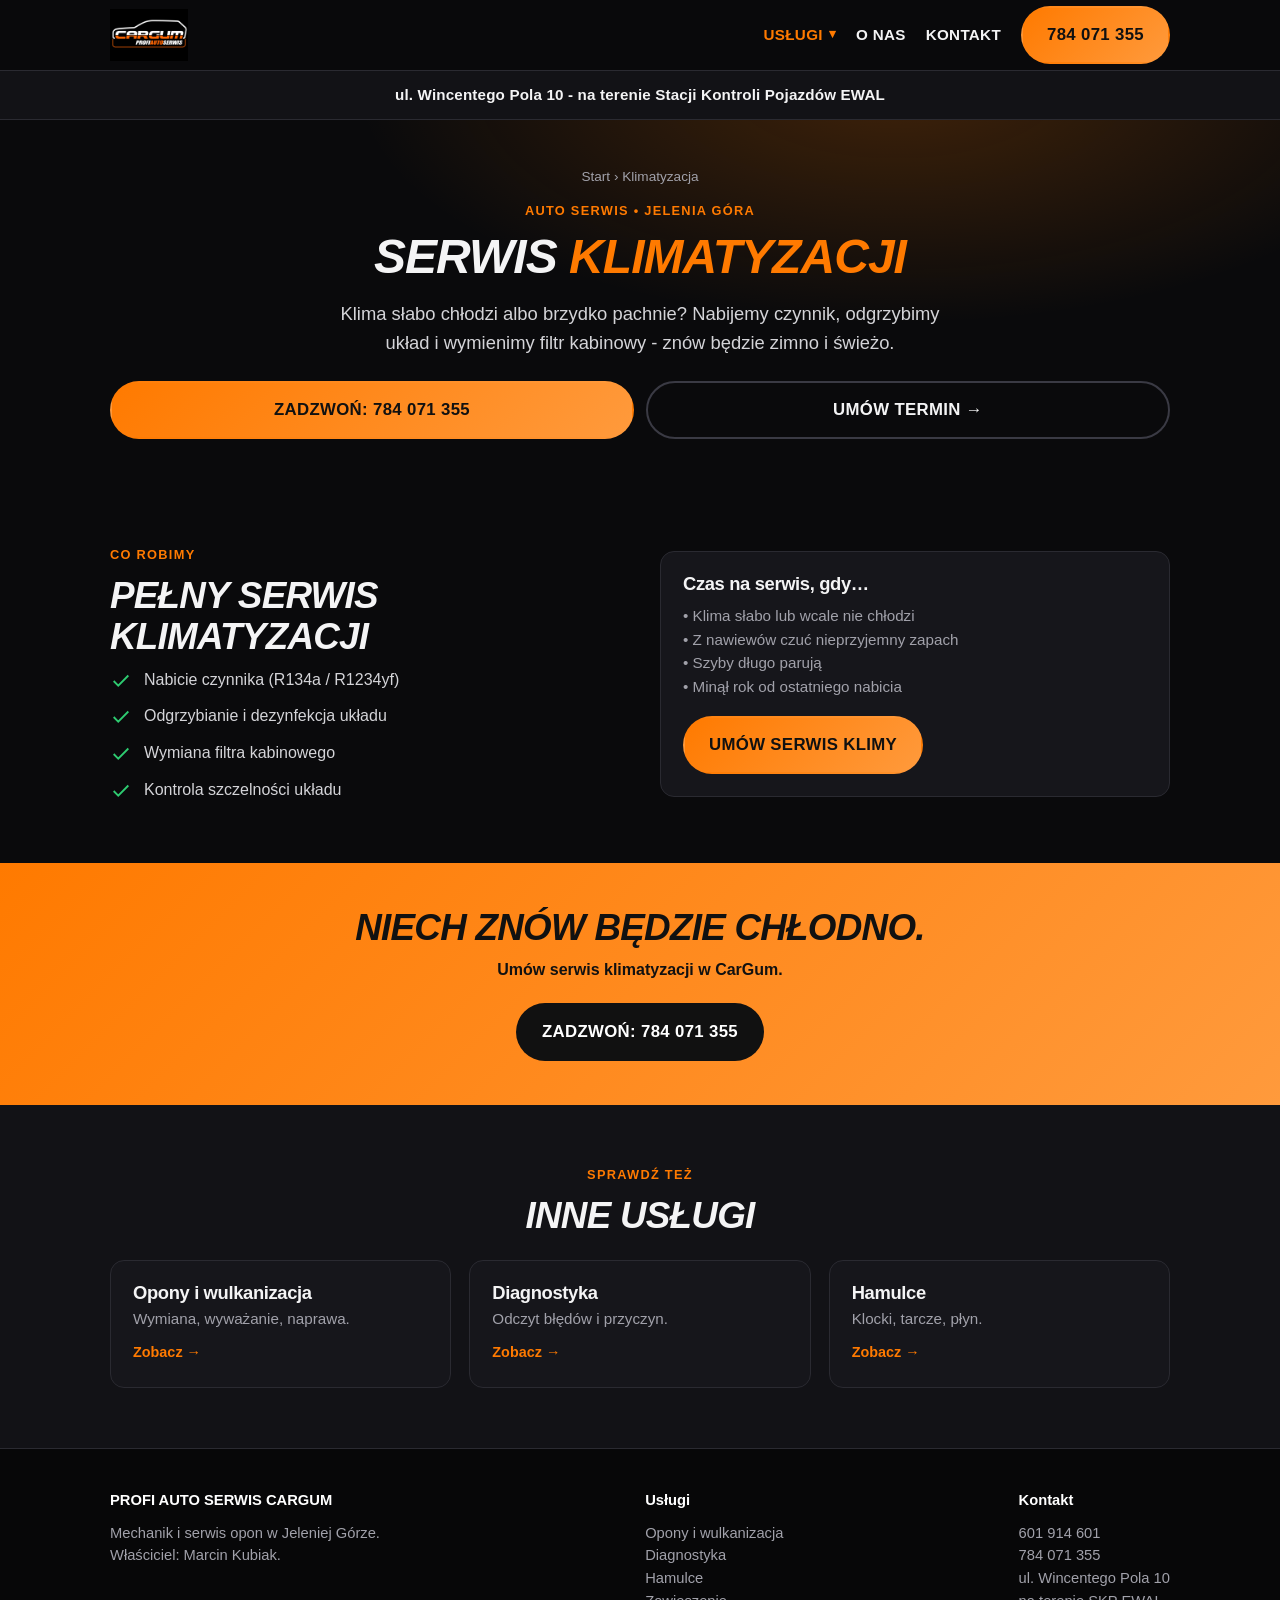
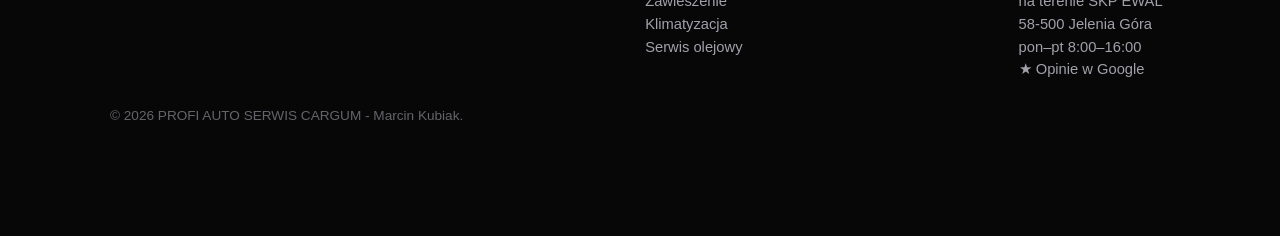
<file: klimatyzacja.html>
<!DOCTYPE html>
<html lang="pl">
<head>
<meta charset="UTF-8" />
<meta name="viewport" content="width=device-width, initial-scale=1.0" />
<title>Klimatyzacja samochodowa Jelenia Góra - nabicie, odgrzybianie | CARGUM</title>
<meta name="description" content="Serwis klimatyzacji w Jeleniej Górze - CarGum. Nabicie czynnika, odgrzybianie, wymiana filtra kabinowego. Klima nie chłodzi lub brzydko pachnie? Zadzwoń 784 071 355." />
<meta name="theme-color" content="#0a0a0c" />
<link rel="icon" href="data:image/svg+xml,<svg xmlns='http://www.w3.org/2000/svg' viewBox='0 0 100 100'><rect width='100' height='100' rx='22' fill='%23ff7a00'/><text x='50' y='70' font-size='52' font-family='Arial,sans-serif' font-weight='bold' text-anchor='middle' fill='%23111'>CG</text></svg>" />
<meta property="og:image" content="cargum-logo.png" />
<link rel="stylesheet" href="styles.css" />
</head>
<body>

<header class="top"><div class="wrap top-in">
 <a href="index.html" class="brand">
  <img src="cargum-logo.png" alt="PROFI AUTO SERWIS CARGUM" onerror="this.style.display='none';this.nextElementSibling.style.display='inline'">
  <span class="fallback" style="display:none">CARGUM</span>
 </a>
 <nav>
  <details class="menu">
   <summary class="active">Usługi</summary>
   <div class="menu-panel">
    <a href="opony.html">Opony i wulkanizacja</a>
    <a href="diagnostyka.html">Diagnostyka</a>
    <a href="hamulce.html">Hamulce</a>
    <a href="zawieszenie.html">Zawieszenie</a>
    <a href="klimatyzacja.html">Klimatyzacja</a>
    <a href="serwis-olejowy.html">Serwis olejowy</a>
   </div>
  </details>
  <a class="link" href="o-nas.html">O nas</a>
  <a class="link" href="kontakt.html">Kontakt</a>
  <a class="btn btn-call" href="tel:+48784071355">784 071 355</a>
 </nav>
</div></header>

<div class="addr-bar"><div class="wrap">ul. Wincentego Pola 10 -<br class="addr-break"> na terenie Stacji Kontroli Pojazdów EWAL</div></div>

<section class="hero small"><div class="wrap center">
 <div class="crumbs"><a href="index.html">Start</a> › Klimatyzacja</div>
 <div class="eyebrow">Auto serwis • Jelenia Góra</div>
 <h1>Serwis <span class="hl">klimatyzacji</span></h1>
 <p class="sub">Klima słabo chłodzi albo brzydko pachnie? Nabijemy czynnik, odgrzybimy układ i wymienimy filtr kabinowy - znów będzie zimno i świeżo.</p>
 <div class="cta-row"><a class="btn btn-call" href="tel:+48784071355">Zadzwoń: 784 071 355</a><a class="btn btn-ghost" href="kontakt.html">Umów termin →</a></div>
</div></section>

<section><div class="wrap grid grid-2" style="gap:40px;align-items:center">
 <div>
  <div class="eyebrow">Co robimy</div>
  <h2>Pełny serwis klimatyzacji</h2>
  <ul class="ticks">
   <li><svg viewBox="0 0 24 24" fill="none" stroke="currentColor" stroke-width="2"><path d="M20 6 9 17l-5-5"/></svg> Nabicie czynnika (R134a / R1234yf)</li>
   <li><svg viewBox="0 0 24 24" fill="none" stroke="currentColor" stroke-width="2"><path d="M20 6 9 17l-5-5"/></svg> Odgrzybianie i dezynfekcja układu</li>
   <li><svg viewBox="0 0 24 24" fill="none" stroke="currentColor" stroke-width="2"><path d="M20 6 9 17l-5-5"/></svg> Wymiana filtra kabinowego</li>
   <li><svg viewBox="0 0 24 24" fill="none" stroke="currentColor" stroke-width="2"><path d="M20 6 9 17l-5-5"/></svg> Kontrola szczelności układu</li>
  </ul>
 </div>
 <div class="card">
  <h3>Czas na serwis, gdy…</h3>
  <p style="margin:10px 0">• Klima słabo lub wcale nie chłodzi<br>• Z nawiewów czuć nieprzyjemny zapach<br>• Szyby długo parują<br>• Minął rok od ostatniego nabicia</p>
  <a class="btn btn-call" href="tel:+48784071355" style="margin-top:8px">Umów serwis klimy</a>
 </div>
</div></section>

<section class="cta-band"><div class="wrap">
 <h2>Niech znów będzie chłodno.</h2>
 <p style="margin:8px 0 20px;font-weight:600">Umów serwis klimatyzacji w CarGum.</p>
 <a class="btn btn-dark" href="tel:+48784071355">Zadzwoń: 784 071 355</a>
</div></section>

<section class="section-soft"><div class="wrap center">
 <div class="eyebrow">Sprawdź też</div><h2>Inne usługi</h2>
 <div class="grid grid-3" style="margin-top:24px;text-align:left">
  <a class="card" href="opony.html"><h3>Opony i wulkanizacja</h3><p>Wymiana, wyważanie, naprawa.</p><span class="more">Zobacz →</span></a>
  <a class="card" href="diagnostyka.html"><h3>Diagnostyka</h3><p>Odczyt błędów i przyczyn.</p><span class="more">Zobacz →</span></a>
  <a class="card" href="hamulce.html"><h3>Hamulce</h3><p>Klocki, tarcze, płyn.</p><span class="more">Zobacz →</span></a>
 </div>
</div></section>

<footer><div class="wrap cols">
 <div style="max-width:300px"><h4>PROFI AUTO SERWIS CARGUM</h4><p>Mechanik i serwis opon w Jeleniej Górze. Właściciel: Marcin Kubiak.</p></div>
 <div><h4>Usługi</h4><p><a href="opony.html">Opony i wulkanizacja</a><br><a href="diagnostyka.html">Diagnostyka</a><br><a href="hamulce.html">Hamulce</a><br><a href="zawieszenie.html">Zawieszenie</a><br><a href="klimatyzacja.html">Klimatyzacja</a><br><a href="serwis-olejowy.html">Serwis olejowy</a></p></div>
 <div><h4>Kontakt</h4><p><a href="tel:+48601914601">601 914 601</a><br><a href="tel:+48784071355">784 071 355</a><br>ul. Wincentego Pola 10<br>na terenie SKP EWAL<br>58-500 Jelenia Góra<br>pon–pt 8:00–16:00<br><a href="https://www.google.com/search?q=CarGum+Kubiak&stick=H4sIAAAAAAAA_-NgU1I1qDAxN0hNNTRLMzW1SEpNNDG2MqhItbAwsjA3TU4xMUkyMjCyWMTK65xY5F6aq-BdmpSZmA0AAklWrDkAAAA&hl=pl&mat=CVSwqr_SBW5SElcBa0lj__5SsxHapQMz6f7iwU5WV_amv-UcgT2u3wSIccnvn_T7VKjthmgQwViBcBcLqK4lq-20v3IeEWIu06MYF1fzuAr3SDYj5tdC1p8v7ogpbv94Mmg&authuser=0&zx=1782816035972" target="_blank" rel="noopener">★ Opinie w Google</a></p></div>
</div><div class="wrap" style="margin-top:24px;opacity:.6;font-size:.85rem">© 2026 PROFI AUTO SERWIS CARGUM - Marcin Kubiak.</div></footer>

<div class="callbar"><a href="tel:+48784071355">
 <svg viewBox="0 0 24 24" fill="none" stroke="currentColor" stroke-width="2"><path d="M22 16.92v3a2 2 0 0 1-2.18 2 19.79 19.79 0 0 1-8.63-3.07 19.5 19.5 0 0 1-6-6 19.79 19.79 0 0 1-3.07-8.67A2 2 0 0 1 4.11 2h3a2 2 0 0 1 2 1.72c.13.96.36 1.9.7 2.81a2 2 0 0 1-.45 2.11L8.09 9.91a16 16 0 0 0 6 6l1.27-1.27a2 2 0 0 1 2.11-.45c.91.34 1.85.57 2.81.7A2 2 0 0 1 22 16.92z"/></svg>
 Zadzwoń: 784 071 355</a></div>

</body>
</html>
</file>
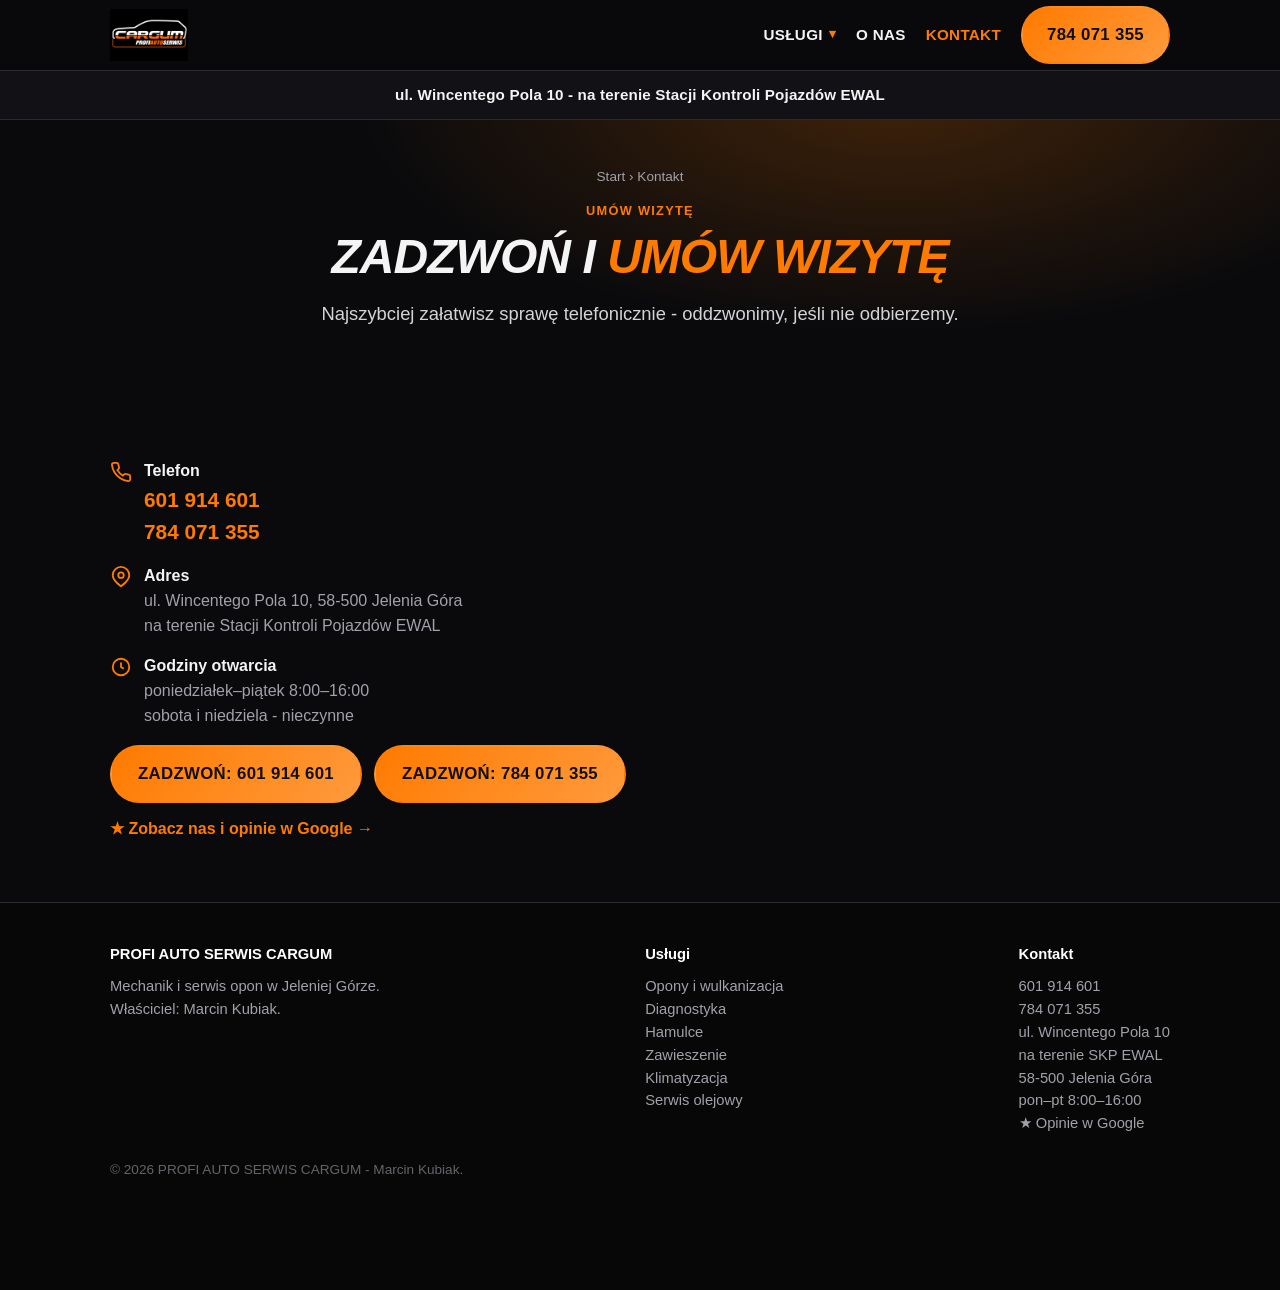
<file: kontakt.html>
<!DOCTYPE html>
<html lang="pl">
<head>
<meta charset="UTF-8" />
<meta name="viewport" content="width=device-width, initial-scale=1.0" />
<title>Kontakt - PROFI AUTO SERWIS CARGUM | Jelenia Góra, ul. Wincentego Pola 10</title>
<meta name="description" content="Kontakt do CarGum w Jeleniej Górze: tel. 784 071 355 i, ul. Wincentego Pola 10. Czynne pon–pt 8:00–16:00. Umów wizytę." />
<meta name="theme-color" content="#0a0a0c" />
<link rel="icon" href="data:image/svg+xml,<svg xmlns='http://www.w3.org/2000/svg' viewBox='0 0 100 100'><rect width='100' height='100' rx='22' fill='%23ff7a00'/><text x='50' y='70' font-size='52' font-family='Arial,sans-serif' font-weight='bold' text-anchor='middle' fill='%23111'>CG</text></svg>" />
<meta property="og:image" content="cargum-logo.png" />
<link rel="stylesheet" href="styles.css" />
</head>
<body>

<header class="top"><div class="wrap top-in">
 <a href="index.html" class="brand">
  <img src="cargum-logo.png" alt="PROFI AUTO SERWIS CARGUM" onerror="this.style.display='none';this.nextElementSibling.style.display='inline'">
  <span class="fallback" style="display:none">CARGUM</span>
 </a>
 <nav>
  <details class="menu">
   <summary>Usługi</summary>
   <div class="menu-panel">
    <a href="opony.html">Opony i wulkanizacja</a>
    <a href="diagnostyka.html">Diagnostyka</a>
    <a href="hamulce.html">Hamulce</a>
    <a href="zawieszenie.html">Zawieszenie</a>
    <a href="klimatyzacja.html">Klimatyzacja</a>
    <a href="serwis-olejowy.html">Serwis olejowy</a>
   </div>
  </details>
  <a class="link" href="o-nas.html">O nas</a>
  <a class="link active" href="kontakt.html">Kontakt</a>
  <a class="btn btn-call" href="tel:+48784071355">784 071 355</a>
 </nav>
</div></header>

<div class="addr-bar"><div class="wrap">ul. Wincentego Pola 10 -<br class="addr-break"> na terenie Stacji Kontroli Pojazdów EWAL</div></div>

<section class="hero small"><div class="wrap center">
 <div class="crumbs"><a href="index.html">Start</a> › Kontakt</div>
 <div class="eyebrow">Umów wizytę</div>
 <h1>Zadzwoń i <span class="hl">umów wizytę</span></h1>
 <p class="sub">Najszybciej załatwisz sprawę telefonicznie - oddzwonimy, jeśli nie odbierzemy.</p>
</div></section>

<section><div class="wrap contact">
 <div>
  <div class="info-line"><svg viewBox="0 0 24 24" fill="none" stroke="currentColor" stroke-width="2"><path d="M22 16.92v3a2 2 0 0 1-2.18 2 19.79 19.79 0 0 1-8.63-3.07 19.5 19.5 0 0 1-6-6 19.79 19.79 0 0 1-3.07-8.67A2 2 0 0 1 4.11 2h3a2 2 0 0 1 2 1.72c.13.96.36 1.9.7 2.81a2 2 0 0 1-.45 2.11L8.09 9.91a16 16 0 0 0 6 6l1.27-1.27a2 2 0 0 1 2.11-.45c.91.34 1.85.57 2.81.7A2 2 0 0 1 22 16.92z"/></svg><div><b>Telefon</b><a href="tel:+48601914601" class="sub" style="color:var(--accent);font-weight:800;display:block;font-size:1.3rem">601 914 601</a><a href="tel:+48784071355" class="sub" style="color:var(--accent);font-weight:800;display:block;font-size:1.3rem">784 071 355</a></div></div>
  <div class="info-line"><svg viewBox="0 0 24 24" fill="none" stroke="currentColor" stroke-width="2"><path d="M21 10c0 6-9 12-9 12s-9-6-9-12a9 9 0 0 1 18 0z"/><circle cx="12" cy="10" r="3"/></svg><div><b>Adres</b><span>ul. Wincentego Pola 10, 58-500 Jelenia Góra<br>na terenie Stacji Kontroli Pojazdów EWAL</span></div></div>
  <div class="info-line"><svg viewBox="0 0 24 24" fill="none" stroke="currentColor" stroke-width="2"><circle cx="12" cy="12" r="9"/><path d="M12 7v5l3 2"/></svg><div><b>Godziny otwarcia</b><span>poniedziałek–piątek 8:00–16:00<br>sobota i niedziela - nieczynne</span></div></div>
  <div class="cta-row" style="margin-top:8px">
   <a class="btn btn-call" href="tel:+48601914601">Zadzwoń: 601 914 601</a>
   <a class="btn btn-call" href="tel:+48784071355">Zadzwoń: 784 071 355</a>
  </div>
  <a class="link" style="margin-top:14px;display:inline-block;color:var(--accent);font-weight:700" href="https://www.google.com/search?q=CarGum+Kubiak&stick=H4sIAAAAAAAA_-NgU1I1qDAxN0hNNTRLMzW1SEpNNDG2MqhItbAwsjA3TU4xMUkyMjCyWMTK65xY5F6aq-BdmpSZmA0AAklWrDkAAAA&hl=pl&mat=CVSwqr_SBW5SElcBa0lj__5SsxHapQMz6f7iwU5WV_amv-UcgT2u3wSIccnvn_T7VKjthmgQwViBcBcLqK4lq-20v3IeEWIu06MYF1fzuAr3SDYj5tdC1p8v7ogpbv94Mmg&authuser=0&zx=1782816035972" target="_blank" rel="noopener">★ Zobacz nas i opinie w Google →</a>
 </div>
 <div>
  <iframe class="map" style="height:100%;min-height:300px" loading="lazy" referrerpolicy="no-referrer-when-downgrade"
   src="https://www.google.com/maps?q=ul.+Wincentego+Pola+10,+Jelenia+G%C3%B3ra&output=embed" title="Mapa dojazdu - CarGum Jelenia Góra"></iframe>
 </div>
</div></section>

<footer><div class="wrap cols">
 <div style="max-width:300px"><h4>PROFI AUTO SERWIS CARGUM</h4><p>Mechanik i serwis opon w Jeleniej Górze. Właściciel: Marcin Kubiak.</p></div>
 <div><h4>Usługi</h4><p><a href="opony.html">Opony i wulkanizacja</a><br><a href="diagnostyka.html">Diagnostyka</a><br><a href="hamulce.html">Hamulce</a><br><a href="zawieszenie.html">Zawieszenie</a><br><a href="klimatyzacja.html">Klimatyzacja</a><br><a href="serwis-olejowy.html">Serwis olejowy</a></p></div>
 <div><h4>Kontakt</h4><p><a href="tel:+48601914601">601 914 601</a><br><a href="tel:+48784071355">784 071 355</a><br>ul. Wincentego Pola 10<br>na terenie SKP EWAL<br>58-500 Jelenia Góra<br>pon–pt 8:00–16:00<br><a href="https://www.google.com/search?q=CarGum+Kubiak&stick=H4sIAAAAAAAA_-NgU1I1qDAxN0hNNTRLMzW1SEpNNDG2MqhItbAwsjA3TU4xMUkyMjCyWMTK65xY5F6aq-BdmpSZmA0AAklWrDkAAAA&hl=pl&mat=CVSwqr_SBW5SElcBa0lj__5SsxHapQMz6f7iwU5WV_amv-UcgT2u3wSIccnvn_T7VKjthmgQwViBcBcLqK4lq-20v3IeEWIu06MYF1fzuAr3SDYj5tdC1p8v7ogpbv94Mmg&authuser=0&zx=1782816035972" target="_blank" rel="noopener">★ Opinie w Google</a></p></div>
</div><div class="wrap" style="margin-top:24px;opacity:.6;font-size:.85rem">© 2026 PROFI AUTO SERWIS CARGUM - Marcin Kubiak.</div></footer>

<div class="callbar"><a href="tel:+48784071355">
 <svg viewBox="0 0 24 24" fill="none" stroke="currentColor" stroke-width="2"><path d="M22 16.92v3a2 2 0 0 1-2.18 2 19.79 19.79 0 0 1-8.63-3.07 19.5 19.5 0 0 1-6-6 19.79 19.79 0 0 1-3.07-8.67A2 2 0 0 1 4.11 2h3a2 2 0 0 1 2 1.72c.13.96.36 1.9.7 2.81a2 2 0 0 1-.45 2.11L8.09 9.91a16 16 0 0 0 6 6l1.27-1.27a2 2 0 0 1 2.11-.45c.91.34 1.85.57 2.81.7A2 2 0 0 1 22 16.92z"/></svg>
 Zadzwoń: 784 071 355</a></div>

</body>
</html>
</file>
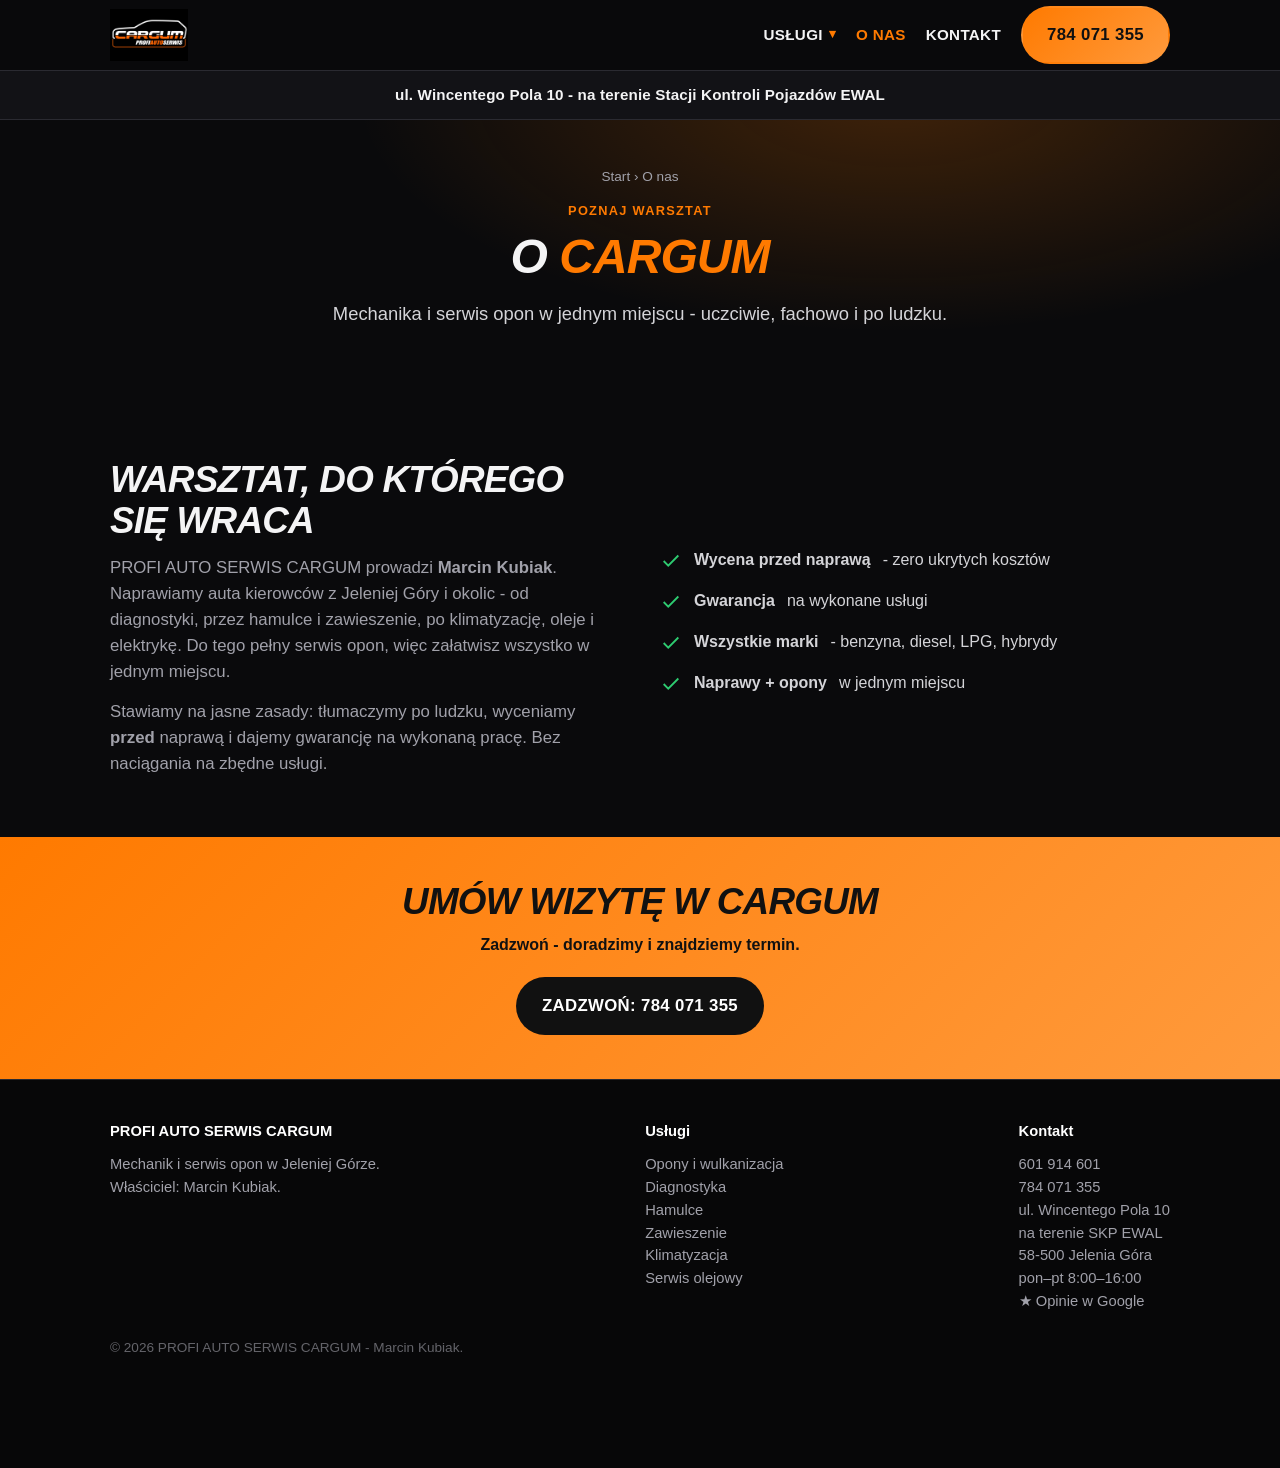
<file: o-nas.html>
<!DOCTYPE html>
<html lang="pl">
<head>
<meta charset="UTF-8" />
<meta name="viewport" content="width=device-width, initial-scale=1.0" />
<title>O nas - PROFI AUTO SERWIS CARGUM, Marcin Kubiak | Jelenia Góra</title>
<meta name="description" content="PROFI AUTO SERWIS CARGUM w Jeleniej Górze - warsztat prowadzony przez Marcina Kubiaka. Naprawy, diagnostyka i opony. Uczciwa wycena i gwarancja. Tel. 784 071 355." />
<meta name="theme-color" content="#0a0a0c" />
<link rel="icon" href="data:image/svg+xml,<svg xmlns='http://www.w3.org/2000/svg' viewBox='0 0 100 100'><rect width='100' height='100' rx='22' fill='%23ff7a00'/><text x='50' y='70' font-size='52' font-family='Arial,sans-serif' font-weight='bold' text-anchor='middle' fill='%23111'>CG</text></svg>" />
<meta property="og:image" content="cargum-logo.png" />
<link rel="stylesheet" href="styles.css" />
</head>
<body>

<header class="top"><div class="wrap top-in">
 <a href="index.html" class="brand">
  <img src="cargum-logo.png" alt="PROFI AUTO SERWIS CARGUM" onerror="this.style.display='none';this.nextElementSibling.style.display='inline'">
  <span class="fallback" style="display:none">CARGUM</span>
 </a>
 <nav>
  <details class="menu">
   <summary>Usługi</summary>
   <div class="menu-panel">
    <a href="opony.html">Opony i wulkanizacja</a>
    <a href="diagnostyka.html">Diagnostyka</a>
    <a href="hamulce.html">Hamulce</a>
    <a href="zawieszenie.html">Zawieszenie</a>
    <a href="klimatyzacja.html">Klimatyzacja</a>
    <a href="serwis-olejowy.html">Serwis olejowy</a>
   </div>
  </details>
  <a class="link active" href="o-nas.html">O nas</a>
  <a class="link" href="kontakt.html">Kontakt</a>
  <a class="btn btn-call" href="tel:+48784071355">784 071 355</a>
 </nav>
</div></header>

<div class="addr-bar"><div class="wrap">ul. Wincentego Pola 10 -<br class="addr-break"> na terenie Stacji Kontroli Pojazdów EWAL</div></div>

<section class="hero small"><div class="wrap center">
 <div class="crumbs"><a href="index.html">Start</a> › O nas</div>
 <div class="eyebrow">Poznaj warsztat</div>
 <h1>O <span class="hl">CarGum</span></h1>
 <p class="sub">Mechanika i serwis opon w jednym miejscu - uczciwie, fachowo i po ludzku.</p>
</div></section>

<section><div class="wrap grid grid-2" style="gap:40px;align-items:center">
 <div>
  <h2>Warsztat, do którego się wraca</h2>
  <p class="lead" style="margin:14px 0">PROFI AUTO SERWIS CARGUM prowadzi <b>Marcin Kubiak</b>. Naprawiamy auta kierowców z Jeleniej Góry
    i okolic - od diagnostyki, przez hamulce i zawieszenie, po klimatyzację, oleje i elektrykę.
    Do tego pełny serwis opon, więc załatwisz wszystko w jednym miejscu.</p>
  <p class="lead">Stawiamy na jasne zasady: tłumaczymy po ludzku, wyceniamy <b>przed</b> naprawą i dajemy gwarancję
    na wykonaną pracę. Bez naciągania na zbędne usługi.</p>
 </div>
 <div>
  <ul class="ticks" style="gap:16px">
   <li><svg viewBox="0 0 24 24" fill="none" stroke="currentColor" stroke-width="2"><path d="M20 6 9 17l-5-5"/></svg> <b>Wycena przed naprawą</b> - zero ukrytych kosztów</li>
   <li><svg viewBox="0 0 24 24" fill="none" stroke="currentColor" stroke-width="2"><path d="M20 6 9 17l-5-5"/></svg> <b>Gwarancja</b> na wykonane usługi</li>
   <li><svg viewBox="0 0 24 24" fill="none" stroke="currentColor" stroke-width="2"><path d="M20 6 9 17l-5-5"/></svg> <b>Wszystkie marki</b> - benzyna, diesel, LPG, hybrydy</li>
   <li><svg viewBox="0 0 24 24" fill="none" stroke="currentColor" stroke-width="2"><path d="M20 6 9 17l-5-5"/></svg> <b>Naprawy + opony</b> w jednym miejscu</li>
  </ul>
 </div>
</div></section>

<section class="cta-band"><div class="wrap">
 <h2>Umów wizytę w CarGum</h2>
 <p style="margin:8px 0 20px;font-weight:600">Zadzwoń - doradzimy i znajdziemy termin.</p>
 <a class="btn btn-dark" href="tel:+48784071355">Zadzwoń: 784 071 355</a>
</div></section>

<footer><div class="wrap cols">
 <div style="max-width:300px"><h4>PROFI AUTO SERWIS CARGUM</h4><p>Mechanik i serwis opon w Jeleniej Górze. Właściciel: Marcin Kubiak.</p></div>
 <div><h4>Usługi</h4><p><a href="opony.html">Opony i wulkanizacja</a><br><a href="diagnostyka.html">Diagnostyka</a><br><a href="hamulce.html">Hamulce</a><br><a href="zawieszenie.html">Zawieszenie</a><br><a href="klimatyzacja.html">Klimatyzacja</a><br><a href="serwis-olejowy.html">Serwis olejowy</a></p></div>
 <div><h4>Kontakt</h4><p><a href="tel:+48601914601">601 914 601</a><br><a href="tel:+48784071355">784 071 355</a><br>ul. Wincentego Pola 10<br>na terenie SKP EWAL<br>58-500 Jelenia Góra<br>pon–pt 8:00–16:00<br><a href="https://www.google.com/search?q=CarGum+Kubiak&stick=H4sIAAAAAAAA_-NgU1I1qDAxN0hNNTRLMzW1SEpNNDG2MqhItbAwsjA3TU4xMUkyMjCyWMTK65xY5F6aq-BdmpSZmA0AAklWrDkAAAA&hl=pl&mat=CVSwqr_SBW5SElcBa0lj__5SsxHapQMz6f7iwU5WV_amv-UcgT2u3wSIccnvn_T7VKjthmgQwViBcBcLqK4lq-20v3IeEWIu06MYF1fzuAr3SDYj5tdC1p8v7ogpbv94Mmg&authuser=0&zx=1782816035972" target="_blank" rel="noopener">★ Opinie w Google</a></p></div>
</div><div class="wrap" style="margin-top:24px;opacity:.6;font-size:.85rem">© 2026 PROFI AUTO SERWIS CARGUM - Marcin Kubiak.</div></footer>

<div class="callbar"><a href="tel:+48784071355">
 <svg viewBox="0 0 24 24" fill="none" stroke="currentColor" stroke-width="2"><path d="M22 16.92v3a2 2 0 0 1-2.18 2 19.79 19.79 0 0 1-8.63-3.07 19.5 19.5 0 0 1-6-6 19.79 19.79 0 0 1-3.07-8.67A2 2 0 0 1 4.11 2h3a2 2 0 0 1 2 1.72c.13.96.36 1.9.7 2.81a2 2 0 0 1-.45 2.11L8.09 9.91a16 16 0 0 0 6 6l1.27-1.27a2 2 0 0 1 2.11-.45c.91.34 1.85.57 2.81.7A2 2 0 0 1 22 16.92z"/></svg>
 Zadzwoń: 784 071 355</a></div>

</body>
</html>
</file>
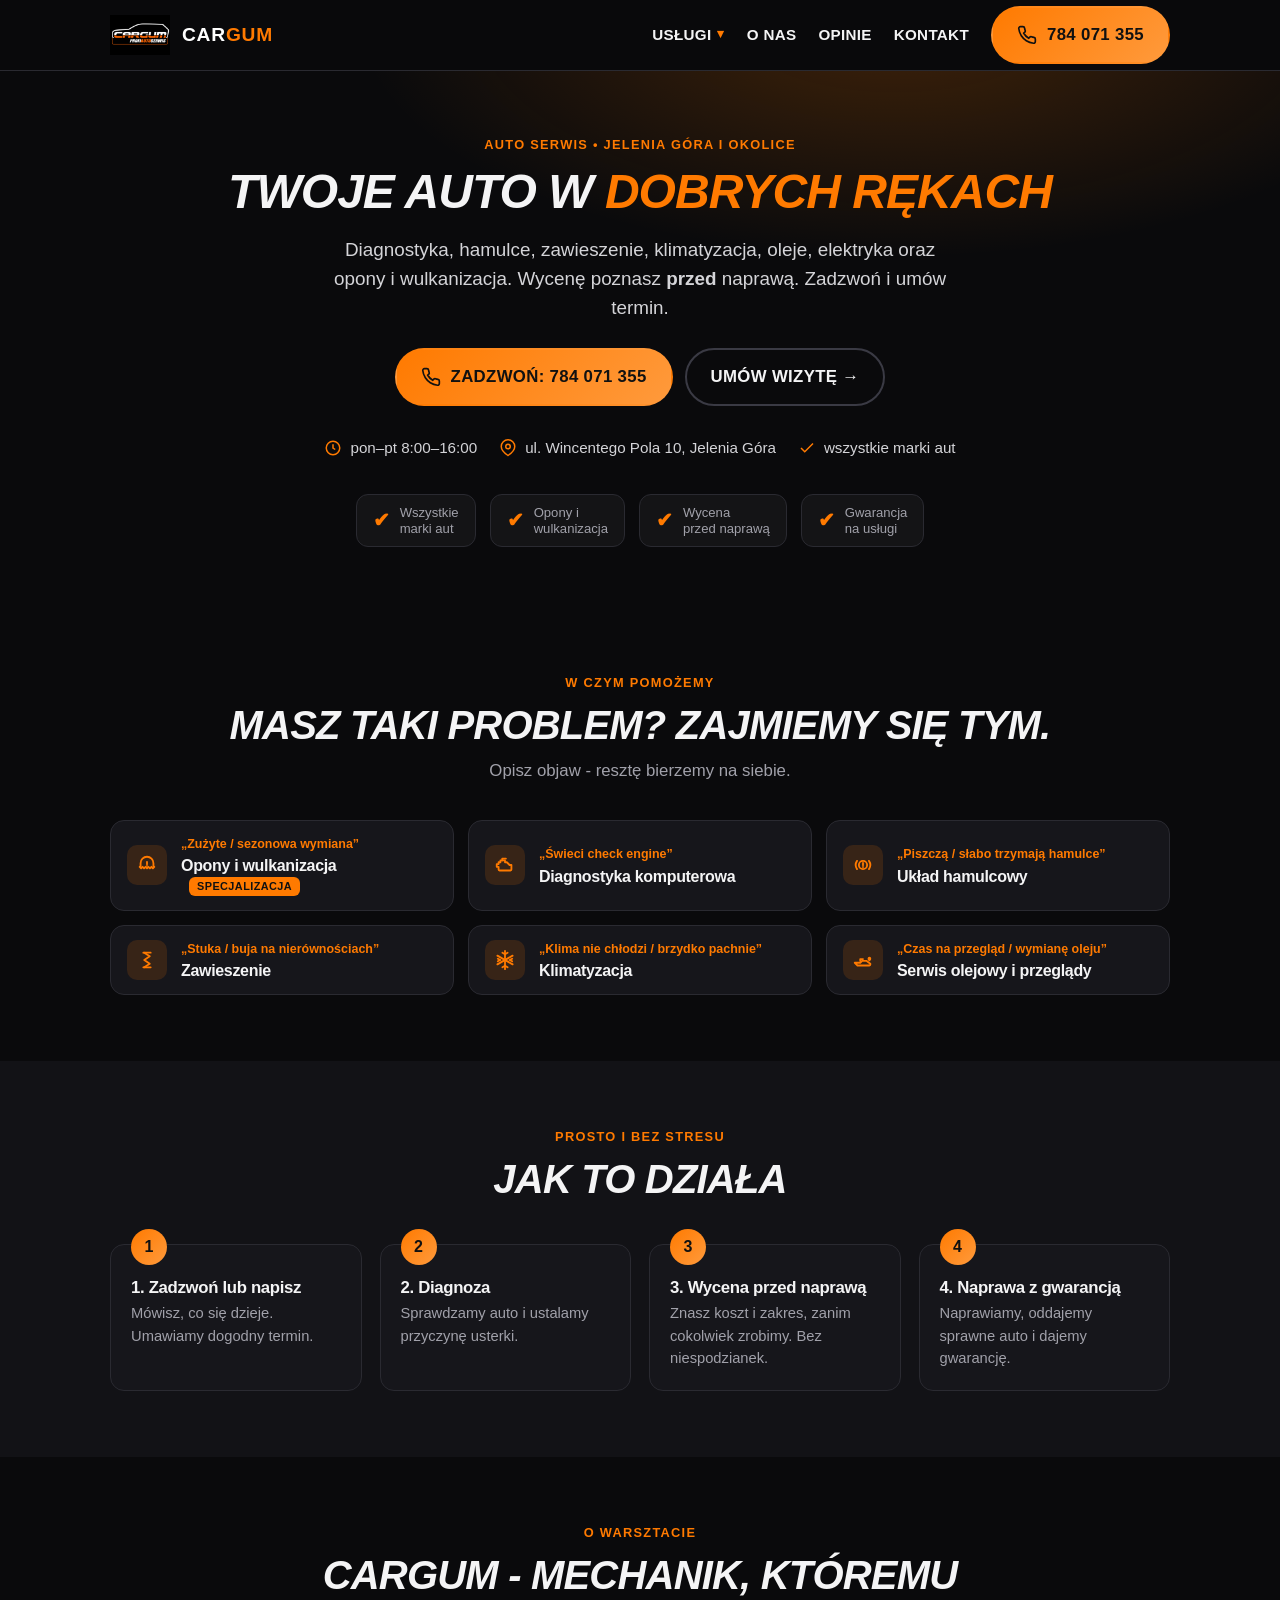
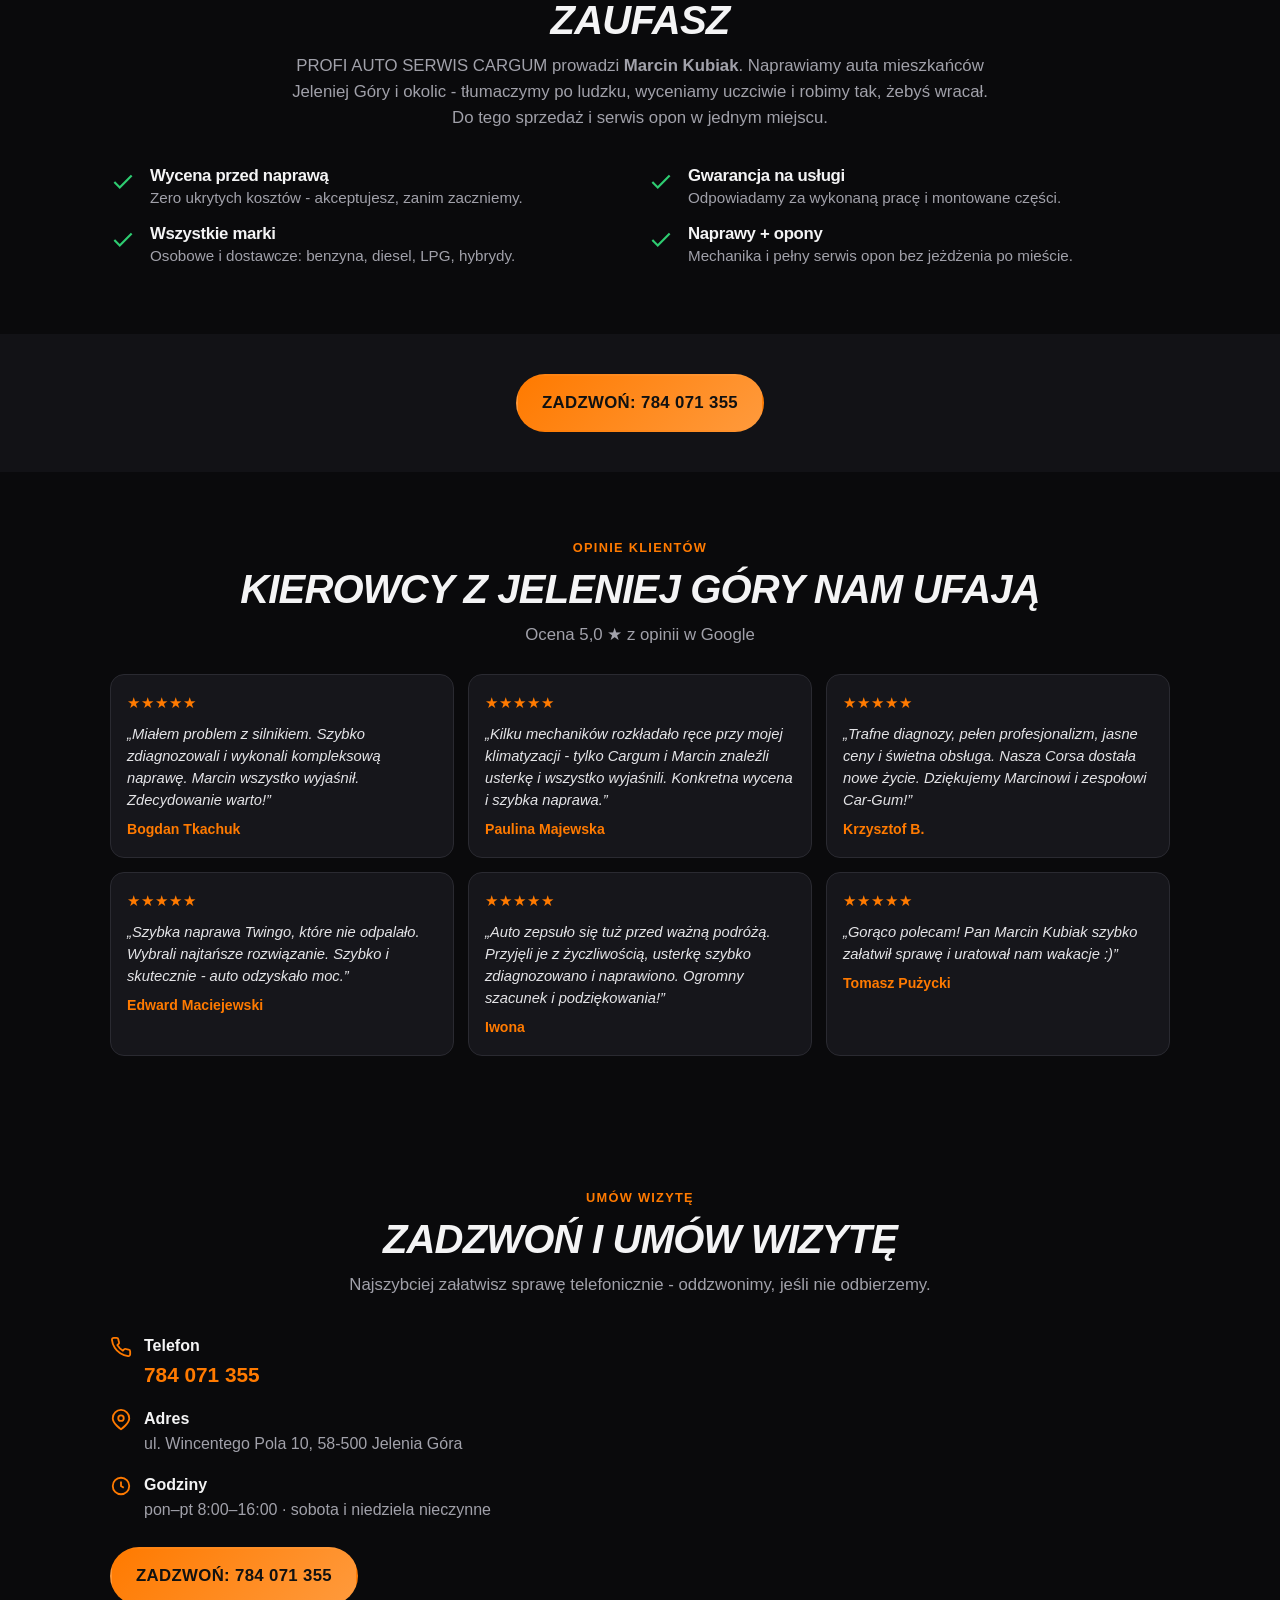
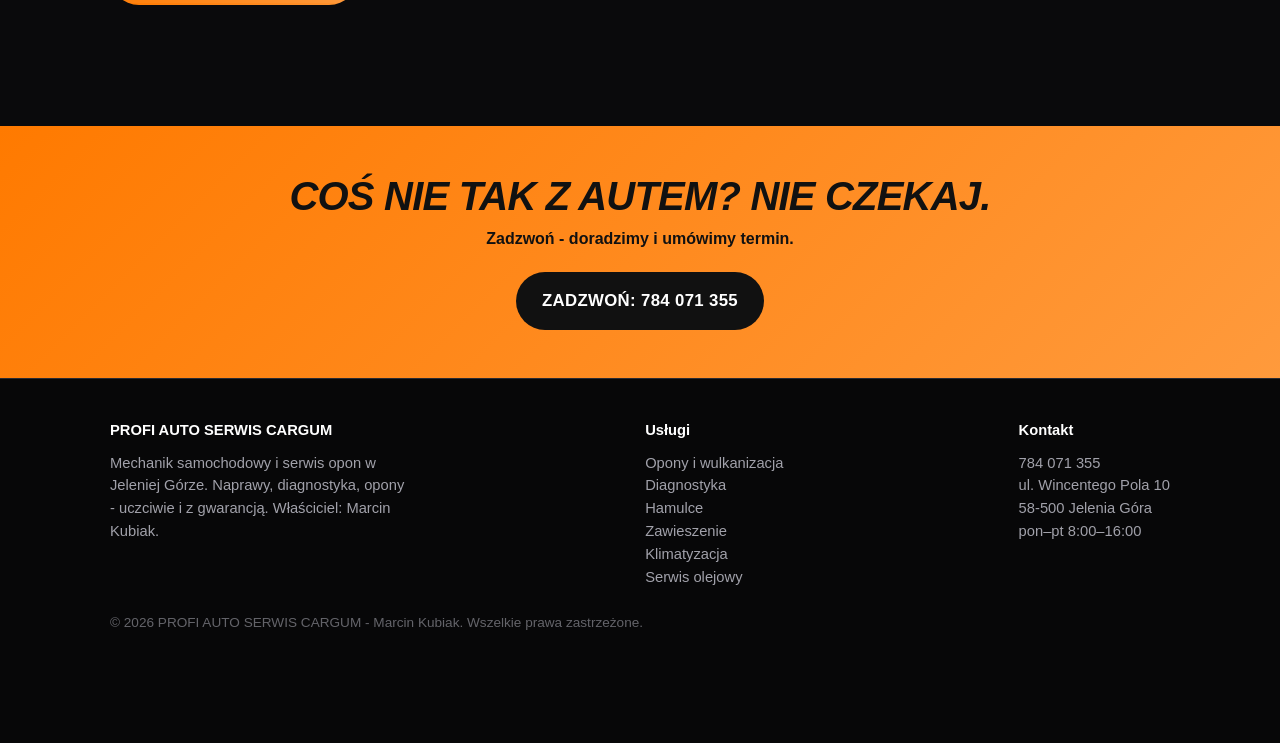
<file: onepage.html>
<!DOCTYPE html>
<html lang="pl">
<head>
<meta charset="UTF-8" />
<meta name="viewport" content="width=device-width, initial-scale=1.0" />

<!--
 ============================================================================
 PROFI AUTO SERWIS CARGUM - Jelenia Góra | WERSJA ONE-PAGE (jeden plik)
 ============================================================================
 WAŻNE - LOGO:
  Zapisz załączone logo obok tego pliku jako: cargum-logo.png
  (ten sam folder co plik HTML). Strona automatycznie je wyświetli.
  Motyw jest ciemny, więc czarne tło logo wtapia się idealnie.

 Dane firmy są już wstawione (prawdziwe). Gdyby coś zmienić - Ctrl+F:
  • 784 071 355 → telefony (też linki tel:)
  • ul. Wincentego Pola 10, 58-500 Jelenia Góra → adres
  • Pn–Pt 8:00–16:00      → godziny
  • zdjęcia → podmień placeholdery, gdy będą realne fotki warsztatu
 ============================================================================
-->

<title>Mechanik Jelenia Góra - PROFI AUTO SERWIS CARGUM | Naprawy, opony, diagnostyka</title>
<meta name="description" content="Auto serwis CarGum w Jeleniej Górze: diagnostyka, hamulce, zawieszenie, klimatyzacja, oleje, elektryka, opony i wulkanizacja. Uczciwa wycena przed naprawą, gwarancja. Zadzwoń: 784 071 355." />
<meta name="theme-color" content="#0a0a0c" />
<link rel="icon" href="data:image/svg+xml,<svg xmlns='http://www.w3.org/2000/svg' viewBox='0 0 100 100'><rect width='100' height='100' rx='22' fill='%23ff7a00'/><text x='50' y='70' font-size='52' font-family='Arial,sans-serif' font-weight='bold' text-anchor='middle' fill='%23111'>CG</text></svg>" />
<meta property="og:title" content="PROFI AUTO SERWIS CARGUM - mechanik w Jeleniej Górze" />
<meta property="og:description" content="Naprawy, diagnostyka, opony. Wycena przed naprawą i gwarancja. Zadzwoń: 784 071 355." />
<meta property="og:type" content="website" />
<meta property="og:image" content="cargum-logo.png" />

<script type="application/ld+json">
{
 "@context": "https://schema.org",
 "@type": "AutoRepair",
 "name": "PROFI AUTO SERWIS CARGUM",
 "image": "cargum-logo.png",
 "telephone": "+48784071355",
 "address": {
  "@type": "PostalAddress",
  "streetAddress": "ul. Wincentego Pola 10",
  "addressLocality": "Jelenia Góra",
  "postalCode": "58-500",
  "addressCountry": "PL"
 },
 "areaServed": "Jelenia Góra i okolice",
 "openingHoursSpecification": [
  { "@type": "OpeningHoursSpecification", "dayOfWeek": ["Monday","Tuesday","Wednesday","Thursday","Friday"], "opens": "08:00", "closes": "16:00" }
 ],
 "priceRange": "$$",
 "aggregateRating": { "@type": "AggregateRating", "ratingValue": "5.0", "reviewCount": "6" },
 "review": [
  { "@type": "Review", "author": { "@type": "Person", "name": "Bogdan Tkachuk" }, "reviewRating": { "@type": "Rating", "ratingValue": "5" }, "reviewBody": "Problem z silnikiem - szybko zdiagnozowali i wykonali kompleksową naprawę. Marcin wszystko wyjaśnił. Zdecydowanie warto!" },
  { "@type": "Review", "author": { "@type": "Person", "name": "Paulina Majewska" }, "reviewRating": { "@type": "Rating", "ratingValue": "5" }, "reviewBody": "Kilku mechaników rozkładało ręce przy klimatyzacji - tylko Cargum znalazł usterkę. Konkretna wycena i szybka naprawa." },
  { "@type": "Review", "author": { "@type": "Person", "name": "Krzysztof B." }, "reviewRating": { "@type": "Rating", "ratingValue": "5" }, "reviewBody": "Trafne diagnozy, pełen profesjonalizm, jasne ceny i świetna obsługa. Dziękujemy Marcinowi i zespołowi Car-Gum!" },
  { "@type": "Review", "author": { "@type": "Person", "name": "Edward Maciejewski" }, "reviewRating": { "@type": "Rating", "ratingValue": "5" }, "reviewBody": "Szybka naprawa Twingo, które nie odpalało. Wybrali najtańsze rozwiązanie. Szybko i skutecznie." },
  { "@type": "Review", "author": { "@type": "Person", "name": "Iwona" }, "reviewRating": { "@type": "Rating", "ratingValue": "5" }, "reviewBody": "Auto zepsuło się tuż przed podróżą. Przyjęli z życzliwością, usterkę szybko zdiagnozowano i naprawiono." },
  { "@type": "Review", "author": { "@type": "Person", "name": "Tomasz Pużycki" }, "reviewRating": { "@type": "Rating", "ratingValue": "5" }, "reviewBody": "Gorąco polecam! Pan Marcin Kubiak szybko załatwił sprawę i uratował nam wakacje." }
 ]
}
</script>

<style>
 /* ---- Paleta pod logo: czerń + pomarańcz + biel (sportowo) ---- */
 :root{
  --bg:#0a0a0c;
  --bg-soft:#121216;
  --card:#16161b;
  --line:#2a2a31;
  --ink:#f4f4f5;
  --muted:#a1a1aa;
  --accent:#ff7a00;    /* pomarańcz z logo */
  --accent-2:#ff9a3c;
  --accent-dark:#e06600;
  --ok:#2ecc71;
  --radius:14px;
  --maxw:1100px;
  --shadow:0 10px 30px rgba(0,0,0,.5);
 }
 *{box-sizing:border-box;margin:0;padding:0}
 html{scroll-behavior:smooth}
 body{
  font-family:-apple-system,BlinkMacSystemFont,"Segoe UI",Roboto,Helvetica,Arial,sans-serif;
  color:var(--ink);background:var(--bg);line-height:1.55;-webkit-font-smoothing:antialiased;
 }
 a{color:inherit;text-decoration:none}
 img{max-width:100%;display:block}
 .wrap{max-width:var(--maxw);margin:0 auto;padding:0 20px}
 h1,h2,h3{line-height:1.12;letter-spacing:-.02em}
 h2{font-size:clamp(1.7rem,4.5vw,2.5rem);margin-bottom:10px;font-weight:900;text-transform:uppercase;font-style:italic}
 .lead{color:var(--muted);font-size:1.05rem}
 section{padding:66px 0}
 /* Kotwice nie chowają się pod przyklejonym nagłówkiem (~70px) */
 section[id], a[id]{scroll-margin-top:84px}
 .section-soft{background:var(--bg-soft)}
 .center{text-align:center}
 .eyebrow{color:var(--accent);font-weight:800;text-transform:uppercase;letter-spacing:.1em;font-size:.8rem;margin-bottom:10px}

 /* ---- Przyciski ---- */
 .btn{display:inline-flex;align-items:center;gap:10px;font-weight:800;padding:14px 24px;border-radius:999px;
  font-size:1.05rem;transition:.15s;border:2px solid transparent;cursor:pointer;text-transform:uppercase;letter-spacing:.02em;white-space:nowrap}
 .btn svg{width:20px;height:20px}
 .btn-call{background:linear-gradient(135deg,var(--accent),var(--accent-2));color:#111}
 .btn-call:hover{filter:brightness(1.08);transform:translateY(-1px)}
 .btn-ghost{background:transparent;color:var(--ink);border-color:#3a3a44}
 .btn-ghost:hover{border-color:var(--accent);color:var(--accent)}
 .btn-dark{background:#fff;color:#111}
 .btn-dark:hover{filter:brightness(.92)}

 /* ---- Górny pasek ---- */
 header.top{position:sticky;top:0;z-index:50;background:rgba(10,10,12,.92);backdrop-filter:blur(8px);border-bottom:1px solid var(--line)}
 .top-in{display:flex;align-items:center;justify-content:space-between;height:70px}
 .brand{display:flex;align-items:center;gap:12px;font-weight:900;font-size:1.05rem;text-transform:uppercase;letter-spacing:.02em}
 .brand img{height:40px;width:auto}
 .brand .fallback{color:var(--accent)}
 .brand .brandname{color:#fff;font-weight:900;font-size:1.2rem;letter-spacing:.04em}
 .brand .brandname b{color:var(--accent);font-weight:900}
 .top nav{display:flex;align-items:center;gap:22px}
 .top nav a.link{color:var(--ink);font-weight:700;font-size:.95rem;text-transform:uppercase;letter-spacing:.02em}
 .top nav a.link:hover{color:var(--accent)}
 /* Rozwijane menu "Usługi" ze strzałką (jak w wersji wielopodstronowej) */
 .menu{position:relative}
 .menu>summary{list-style:none;cursor:pointer;color:var(--ink);font-weight:700;font-size:.95rem;text-transform:uppercase;letter-spacing:.02em;display:inline-flex;align-items:center;gap:6px}
 .menu>summary::-webkit-details-marker{display:none}
 .menu>summary::after{content:"▾";color:var(--accent);font-size:.85em;transition:transform .15s}
 .menu[open]>summary::after{transform:rotate(180deg)}
 .menu>summary:hover,.menu[open]>summary{color:var(--accent)}
 .menu-panel{position:absolute;top:calc(100% + 16px);right:0;background:var(--card);border:1px solid var(--line);border-radius:12px;padding:8px;min-width:230px;box-shadow:var(--shadow);display:flex;flex-direction:column;z-index:60}
 .menu-panel a{padding:11px 14px;border-radius:8px;font-weight:600;font-size:.95rem;white-space:nowrap;color:var(--ink)}
 .menu-panel a:hover{background:rgba(255,122,0,.14);color:var(--accent)}
 @media(max-width:900px){ .top nav .link{display:none} .brand span.txt{display:none} .top .btn-call{display:none} .top-in{gap:12px} }

 /* ---- Hero ---- */
 .hero{position:relative;overflow:hidden;padding:64px 0 60px;
  background:radial-gradient(900px 400px at 70% -10%, rgba(255,122,0,.22), transparent 60%), #0a0a0c}
 .hero .logo-big{max-height:220px;margin:0 auto 26px;width:auto}
 .hero h1{font-size:clamp(1.9rem,5.5vw,3rem);font-weight:900;text-transform:uppercase;font-style:italic}
 .hero h1 .hl{color:var(--accent)}
 .hero p.sub{color:#d4d4d8;font-size:1.18rem;margin:16px auto 26px;max-width:640px}
 .hero .cta-row{display:flex;flex-wrap:wrap;gap:12px;justify-content:center}
 .hero .quick{display:flex;flex-wrap:wrap;gap:22px;margin-top:30px;color:#d4d4d8;font-size:.95rem;justify-content:center}
 .hero .quick div{display:flex;align-items:center;gap:8px}
 .hero .quick svg{width:18px;height:18px;color:var(--accent)}
 .trust-strip{display:flex;flex-wrap:wrap;gap:14px;margin-top:34px;justify-content:center}
 .trust-pill{display:flex;align-items:center;gap:10px;background:rgba(255,255,255,.04);
  border:1px solid var(--line);padding:10px 16px;border-radius:12px}
 .trust-pill b{font-size:1.25rem;color:var(--accent)}
 .trust-pill span{color:#a1a1aa;font-size:.82rem;line-height:1.2;text-align:left}

 /* ---- Siatki / karty ---- */
 .grid{display:grid;gap:14px}
 .grid-3{grid-template-columns:repeat(3,1fr)}
 .grid-2{grid-template-columns:repeat(2,1fr)}
 @media(max-width:860px){.grid-3{grid-template-columns:repeat(2,1fr)}}
 @media(max-width:560px){.grid-3,.grid-2{grid-template-columns:1fr}}
 /* Kompaktowe kafelki usług: ikona + problem + nazwa (zwarte) */
 .card{background:var(--card);border:1px solid var(--line);border-radius:var(--radius);
  padding:14px 16px;transition:.15s;display:flex;align-items:center;gap:14px}
 .card:hover{border-color:var(--accent);transform:translateY(-2px)}
 .card .ico{width:40px;height:40px;border-radius:10px;background:rgba(255,122,0,.14);color:var(--accent);
  display:grid;place-items:center;flex:none}
 .card .ico svg{width:22px;height:22px}
 .card h3{font-size:1rem;margin:0;line-height:1.2}
 .card .prob{color:var(--accent);font-weight:800;font-size:.78rem;margin-bottom:2px}
 .badge-spec{display:inline-block;background:var(--accent);color:#111;font-weight:800;font-size:.68rem;
  text-transform:uppercase;letter-spacing:.04em;padding:3px 8px;border-radius:6px;margin-left:8px;vertical-align:middle}

 /* ---- Kroki ---- */
 .steps{counter-reset:step;display:grid;gap:18px;grid-template-columns:repeat(4,1fr)}
 @media(max-width:860px){.steps{grid-template-columns:repeat(2,1fr)}}
 @media(max-width:480px){.steps{grid-template-columns:1fr}}
 .step{position:relative;background:var(--card);border:1px solid var(--line);border-radius:var(--radius);padding:26px 20px 20px}
 .step::before{counter-increment:step;content:counter(step);position:absolute;top:-16px;left:20px;width:36px;height:36px;
  border-radius:50%;background:linear-gradient(135deg,var(--accent),var(--accent-2));color:#111;display:grid;place-items:center;font-weight:900}
 .step h3{font-size:1.05rem;margin:8px 0 4px}
 .step p{color:var(--muted);font-size:.92rem}

 /* ---- Dlaczego my ---- */
 .why{display:grid;grid-template-columns:repeat(2,1fr);gap:16px}
 @media(max-width:680px){.why{grid-template-columns:1fr}}
 .why .item{display:flex;gap:14px;align-items:flex-start}
 .why .item svg{width:26px;height:26px;color:var(--ok);flex:none;margin-top:2px}
 .why .item h3{font-size:1.05rem}
 .why .item p{color:var(--muted);font-size:.95rem}

 /* ---- Zdjęcia (placeholdery) ---- */
 .gallery{display:grid;grid-template-columns:repeat(3,1fr);gap:14px}
 @media(max-width:680px){.gallery{grid-template-columns:repeat(2,1fr)}}
 .photo{aspect-ratio:4/3;border-radius:var(--radius);display:grid;place-items:center;color:#fff;font-weight:700;
  text-align:center;padding:10px;border:1px solid var(--line);background:linear-gradient(135deg,#1c1c22,#0c0c0e)}
 .photo.alt{background:linear-gradient(135deg,#7a3b00,#ff7a00);color:#111}

 /* ---- Cennik ---- */
 .price{display:grid;grid-template-columns:repeat(3,1fr);gap:16px}
 @media(max-width:760px){.price{grid-template-columns:1fr}}
 .price .row{display:flex;justify-content:space-between;align-items:baseline;border:1px solid var(--line);
  border-radius:var(--radius);padding:16px 18px;background:var(--card)}
 .price .row b{font-size:1.05rem}
 .price .row .from{color:var(--accent);font-weight:900;white-space:nowrap}
 .note{color:var(--muted);font-size:.9rem;margin-top:14px;text-align:center}

 /* ---- Opinie ---- */
 .reviews{display:grid;grid-template-columns:repeat(3,1fr);gap:14px}
 @media(max-width:760px){.reviews{grid-template-columns:1fr}}
 .review{background:var(--card);border:1px solid var(--line);border-radius:var(--radius);padding:16px;margin:0}
 .review .stars{color:var(--accent);font-size:.95rem;letter-spacing:1px}
 .review blockquote{margin:8px 0;font-style:italic;color:#e4e4e7;font-size:.92rem;line-height:1.5}
 .review figcaption{font-weight:800;font-size:.88rem;color:var(--accent)}
 .rating-badge{display:inline-flex;align-items:center;gap:12px;background:var(--card);border:1px solid var(--line);
  border-radius:999px;padding:10px 20px;box-shadow:var(--shadow);font-weight:800}
 .rating-badge .big{font-size:1.6rem;color:var(--accent)}

 /* ---- FAQ ---- */
 .faq details{background:var(--card);border:1px solid var(--line);border-radius:var(--radius);padding:0 20px;margin-bottom:12px}
 .faq summary{list-style:none;cursor:pointer;padding:18px 0;font-weight:800;display:flex;justify-content:space-between;align-items:center}
 .faq summary::-webkit-details-marker{display:none}
 .faq summary::after{content:"+";font-size:1.5rem;color:var(--accent);font-weight:400}
 .faq details[open] summary::after{content:"–"}
 .faq details p{padding:0 0 18px;color:var(--muted)}

 /* ---- Kontakt ---- */
 .contact{display:grid;grid-template-columns:1fr 1fr;gap:28px;align-items:start}
 @media(max-width:760px){.contact{grid-template-columns:1fr}}
 .info-line{display:flex;gap:12px;align-items:flex-start;margin-bottom:16px}
 .info-line svg{width:22px;height:22px;color:var(--accent);flex:none;margin-top:2px}
 .info-line b{display:block}
 .info-line span,.info-line a.sub{color:var(--muted)}
 form .field{margin-bottom:14px}
 form label{display:block;font-weight:700;font-size:.9rem;margin-bottom:6px}
 form input,form textarea{width:100%;padding:13px 14px;border:1px solid var(--line);border-radius:11px;font:inherit;background:#0e0e11;color:var(--ink)}
 form input::placeholder,form textarea::placeholder{color:#6b7280}
 form input:focus,form textarea:focus{outline:2px solid var(--accent);border-color:transparent}
 .map{width:100%;height:300px;border:0;border-radius:var(--radius);margin-top:18px;filter:grayscale(.2)}

 /* ---- Rozwijany blok SEO (zwinięty, ale treść indeksowana) ---- */
 .seo-details{border:1px solid var(--line);border-radius:var(--radius);background:var(--card);padding:0 18px;max-width:900px;margin:0 auto}
 .seo-details summary{list-style:none;cursor:pointer;padding:16px 0;font-weight:700;color:var(--ink);display:flex;justify-content:space-between;align-items:center;gap:10px}
 .seo-details summary::-webkit-details-marker{display:none}
 .seo-details summary::after{content:"▾";color:var(--accent);transition:transform .15s}
 .seo-details[open] summary::after{transform:rotate(180deg)}
 .seo-body{padding:0 0 16px;color:var(--muted);font-size:.95rem}
 .seo-body ul{margin:10px 0;padding-left:18px;columns:2}
 @media(max-width:560px){.seo-body ul{columns:1}}
 .seo-body li{margin:4px 0}

 /* ---- Pas CTA (końcowy) ---- */
 .cta-band{background:linear-gradient(135deg,var(--accent),var(--accent-2));color:#111;text-align:center;padding:48px 0}
 .cta-band h2{color:#111;margin-bottom:8px}
 .cta-band p{font-weight:600;margin-bottom:20px}
 .cta-band .btn-dark{background:#111;color:#fff}

 /* ---- Stopka ---- */
 footer{background:#070708;color:#a1a1aa;padding:40px 0 110px;font-size:.92rem;border-top:1px solid var(--line)}
 footer .cols{display:flex;flex-wrap:wrap;gap:30px;justify-content:space-between}
 footer a:hover{color:var(--accent)}
 footer h4{color:#fff;margin-bottom:10px}

 /* ---- Mobilny pasek „Zadzwoń” ---- */
 .callbar{position:fixed;bottom:0;left:0;right:0;z-index:60;display:none;
  background:linear-gradient(135deg,var(--accent),var(--accent-2));box-shadow:0 -4px 16px rgba(0,0,0,.4)}
 .callbar a{display:flex;align-items:center;justify-content:center;gap:10px;color:#111;font-weight:900;padding:16px;font-size:1.1rem;text-transform:uppercase;white-space:nowrap}
 .callbar svg{width:22px;height:22px}
 @media(max-width:900px){ .callbar{display:block} }
</style>
</head>

<body>

<!-- ============ GÓRNY PASEK ============ -->
<header class="top">
 <div class="wrap top-in">
  <a href="#top" class="brand">
   <!-- Zapisz logo jako cargum-logo.png obok tego pliku -->
   <img src="cargum-logo.png" alt="CarGum" onerror="this.style.display='none'">
   <span class="brandname">Car<b>Gum</b></span>
  </a>
  <nav>
   <details class="menu">
    <summary>Usługi</summary>
    <div class="menu-panel">
     <a href="#uslugi">Opony i wulkanizacja</a>
     <a href="#uslugi">Diagnostyka</a>
     <a href="#uslugi">Hamulce</a>
     <a href="#uslugi">Zawieszenie</a>
     <a href="#uslugi">Klimatyzacja</a>
     <a href="#uslugi">Serwis olejowy</a>
    </div>
   </details>
   <a class="link" href="#o-nas">O nas</a>
   <a class="link" href="#opinie">Opinie</a>
   <a class="link" href="#kontakt">Kontakt</a>
   <a class="btn btn-call" href="tel:+48784071355">
    <svg viewBox="0 0 24 24" fill="none" stroke="currentColor" stroke-width="2"><path d="M22 16.92v3a2 2 0 0 1-2.18 2 19.79 19.79 0 0 1-8.63-3.07 19.5 19.5 0 0 1-6-6 19.79 19.79 0 0 1-3.07-8.67A2 2 0 0 1 4.11 2h3a2 2 0 0 1 2 1.72c.13.96.36 1.9.7 2.81a2 2 0 0 1-.45 2.11L8.09 9.91a16 16 0 0 0 6 6l1.27-1.27a2 2 0 0 1 2.11-.45c.91.34 1.85.57 2.81.7A2 2 0 0 1 22 16.92z"/></svg>
    784 071 355
   </a>
  </nav>
 </div>
</header>

<a id="top"></a>

<!-- ============ HERO ============ -->
<section class="hero">
 <div class="wrap center">
  <div class="eyebrow">Auto serwis • Jelenia Góra i okolice</div>
  <h1>Twoje auto w <span class="hl">dobrych rękach</span></h1>
  <p class="sub">Diagnostyka, hamulce, zawieszenie, klimatyzacja, oleje, elektryka oraz opony i wulkanizacja.
    Wycenę poznasz <b>przed</b> naprawą. Zadzwoń i umów termin.</p>
  <div class="cta-row">
   <a class="btn btn-call" href="tel:+48784071355">
    <svg viewBox="0 0 24 24" fill="none" stroke="currentColor" stroke-width="2"><path d="M22 16.92v3a2 2 0 0 1-2.18 2 19.79 19.79 0 0 1-8.63-3.07 19.5 19.5 0 0 1-6-6 19.79 19.79 0 0 1-3.07-8.67A2 2 0 0 1 4.11 2h3a2 2 0 0 1 2 1.72c.13.96.36 1.9.7 2.81a2 2 0 0 1-.45 2.11L8.09 9.91a16 16 0 0 0 6 6l1.27-1.27a2 2 0 0 1 2.11-.45c.91.34 1.85.57 2.81.7A2 2 0 0 1 22 16.92z"/></svg>
    Zadzwoń: 784 071 355
   </a>
   <a class="btn btn-ghost" href="#kontakt">Umów wizytę →</a>
  </div>

  <div class="quick">
   <div><svg viewBox="0 0 24 24" fill="none" stroke="currentColor" stroke-width="2"><circle cx="12" cy="12" r="9"/><path d="M12 7v5l3 2"/></svg> pon–pt 8:00–16:00</div>
   <div><svg viewBox="0 0 24 24" fill="none" stroke="currentColor" stroke-width="2"><path d="M21 10c0 6-9 12-9 12s-9-6-9-12a9 9 0 0 1 18 0z"/><circle cx="12" cy="10" r="3"/></svg> ul. Wincentego Pola 10, Jelenia Góra</div>
   <div><svg viewBox="0 0 24 24" fill="none" stroke="currentColor" stroke-width="2"><path d="M20 6 9 17l-5-5"/></svg> wszystkie marki aut</div>
  </div>

  <div class="trust-strip">
   <div class="trust-pill"><b>✔</b><span>Wszystkie<br>marki aut</span></div>
   <div class="trust-pill"><b>✔</b><span>Opony i<br>wulkanizacja</span></div>
   <div class="trust-pill"><b>✔</b><span>Wycena<br>przed naprawą</span></div>
   <div class="trust-pill"><b>✔</b><span>Gwarancja<br>na usługi</span></div>
  </div>
 </div>
</section>

<!-- ============ USŁUGI = PROBLEMY KLIENTA ============ -->
<section id="uslugi">
 <div class="wrap">
  <div class="center" style="margin-bottom:36px">
   <div class="eyebrow">W czym pomożemy</div>
   <h2>Masz taki problem? Zajmiemy się tym.</h2>
   <p class="lead">Opisz objaw - resztę bierzemy na siebie.</p>
  </div>
  <div class="grid grid-3">

   <div class="card">
    <!-- kontrolka ciśnienia w oponach (TPMS) -->
    <div class="ico"><svg viewBox="0 0 24 24" fill="none" stroke="currentColor" stroke-width="2" stroke-linecap="round" stroke-linejoin="round"><path d="M5 14V10a7 7 0 0 1 14 0v4"/><path d="M4 14l1.6 1.6L7.2 14l1.6 1.6L10.4 14l1.6 1.6L13.6 14l1.6 1.6L16.8 14l1.6 1.6L20 14"/><path d="M12 8.5v2.6M12 13h.01"/></svg></div>
    <div class="card-txt"><div class="prob">„Zużyte / sezonowa wymiana”</div><h3>Opony i wulkanizacja <span class="badge-spec">Specjalizacja</span></h3></div>
   </div>

   <div class="card">
    <!-- kontrolka check engine (sylwetka silnika) -->
    <div class="ico"><svg viewBox="0 0 24 24" fill="none" stroke="currentColor" stroke-width="2" stroke-linecap="round" stroke-linejoin="round"><path d="M5 9h2V7h5v2h2l3 3h2v5a1 1 0 0 1-1 1H6a1 1 0 0 1-1-1v-3H3v-3h2z"/><path d="M9 7V5h4"/></svg></div>
    <div class="card-txt"><div class="prob">„Świeci check engine”</div><h3>Diagnostyka komputerowa</h3></div>
   </div>

   <div class="card">
    <!-- kontrolka hamulca: okrąg z ! w nawiasach -->
    <div class="ico"><svg viewBox="0 0 24 24" fill="none" stroke="currentColor" stroke-width="2" stroke-linecap="round" stroke-linejoin="round"><circle cx="12" cy="12" r="4.5"/><path d="M12 9.8v2.4M12 14.2h.01"/><path d="M5.5 7.5a8 8 0 0 0 0 9"/><path d="M18.5 7.5a8 8 0 0 1 0 9"/></svg></div>
    <div class="card-txt"><div class="prob">„Piszczą / słabo trzymają hamulce”</div><h3>Układ hamulcowy</h3></div>
   </div>

   <div class="card">
    <!-- amortyzator / sprężyna (zawieszenie) -->
    <div class="ico"><svg viewBox="0 0 24 24" fill="none" stroke="currentColor" stroke-width="2" stroke-linecap="round" stroke-linejoin="round"><path d="M8 4h8M8 20h8"/><path d="M9 4 15 8 9 12 15 16 9 20"/></svg></div>
    <div class="card-txt"><div class="prob">„Stuka / buja na nierównościach”</div><h3>Zawieszenie</h3></div>
   </div>

   <div class="card">
    <!-- śnieżynka (klimatyzacja) -->
    <div class="ico"><svg viewBox="0 0 24 24" fill="none" stroke="currentColor" stroke-width="2" stroke-linecap="round" stroke-linejoin="round"><path d="M12 2v20"/><path d="M3.7 7.2 20.3 16.8"/><path d="M20.3 7.2 3.7 16.8"/><path d="M9.2 4.1 12 5.7l2.8-1.6M9.2 19.9 12 18.3l2.8 1.6M4.2 10.6 7 12l-2.8 1.4M19.8 10.6 17 12l2.8 1.4"/></svg></div>
    <div class="card-txt"><div class="prob">„Klima nie chłodzi / brzydko pachnie”</div><h3>Klimatyzacja</h3></div>
   </div>

   <div class="card">
    <!-- kontrolka ciśnienia oleju (lampka z kroplą) -->
    <div class="ico"><svg viewBox="0 0 24 24" fill="none" stroke="currentColor" stroke-width="2" stroke-linecap="round" stroke-linejoin="round"><path d="M3 15h6l2-2h5l4 3v1a1 1 0 0 1-1 1H6z"/><path d="M9 13v-2h3"/><path d="M20 10.5c0 1.1-1 1.9-1 1.9s-1-.8-1-1.9a1 1 0 0 1 2 0z"/></svg></div>
    <div class="card-txt"><div class="prob">„Czas na przegląd / wymianę oleju”</div><h3>Serwis olejowy i przeglądy</h3></div>
   </div>

  </div>
 </div>
</section>

<!-- ============ JAK PRACUJEMY ============ -->
<section class="section-soft">
 <div class="wrap">
  <div class="center" style="margin-bottom:42px">
   <div class="eyebrow">Prosto i bez stresu</div>
   <h2>Jak to działa</h2>
  </div>
  <div class="steps">
   <div class="step"><h3>1. Zadzwoń lub napisz</h3><p>Mówisz, co się dzieje. Umawiamy dogodny termin.</p></div>
   <div class="step"><h3>2. Diagnoza</h3><p>Sprawdzamy auto i ustalamy przyczynę usterki.</p></div>
   <div class="step"><h3>3. Wycena przed naprawą</h3><p>Znasz koszt i zakres, zanim cokolwiek zrobimy. Bez niespodzianek.</p></div>
   <div class="step"><h3>4. Naprawa z gwarancją</h3><p>Naprawiamy, oddajemy sprawne auto i dajemy gwarancję.</p></div>
  </div>
 </div>
</section>

<!-- ============ DLACZEGO MY ============ -->
<section id="o-nas">
 <div class="wrap">
  <div class="center" style="max-width:720px;margin:0 auto 36px">
   <div class="eyebrow">O warsztacie</div>
   <h2>CarGum - mechanik, któremu zaufasz</h2>
   <p class="lead">PROFI AUTO SERWIS CARGUM prowadzi <b>Marcin Kubiak</b>.
     Naprawiamy auta mieszkańców Jeleniej Góry i okolic - tłumaczymy po ludzku, wyceniamy uczciwie
     i robimy tak, żebyś wracał. Do tego sprzedaż i serwis opon w jednym miejscu.</p>
  </div>
  <div class="why">
   <div class="item"><svg viewBox="0 0 24 24" fill="none" stroke="currentColor" stroke-width="2"><path d="M20 6 9 17l-5-5"/></svg><div><h3>Wycena przed naprawą</h3><p>Zero ukrytych kosztów - akceptujesz, zanim zaczniemy.</p></div></div>
   <div class="item"><svg viewBox="0 0 24 24" fill="none" stroke="currentColor" stroke-width="2"><path d="M20 6 9 17l-5-5"/></svg><div><h3>Gwarancja na usługi</h3><p>Odpowiadamy za wykonaną pracę i montowane części.</p></div></div>
   <div class="item"><svg viewBox="0 0 24 24" fill="none" stroke="currentColor" stroke-width="2"><path d="M20 6 9 17l-5-5"/></svg><div><h3>Wszystkie marki</h3><p>Osobowe i dostawcze: benzyna, diesel, LPG, hybrydy.</p></div></div>
   <div class="item"><svg viewBox="0 0 24 24" fill="none" stroke="currentColor" stroke-width="2"><path d="M20 6 9 17l-5-5"/></svg><div><h3>Naprawy + opony</h3><p>Mechanika i pełny serwis opon bez jeżdżenia po mieście.</p></div></div>
  </div>
 </div>
</section>

<!-- ============ CTA TELEFON ============ -->
<section class="section-soft" style="padding:40px 0">
 <div class="wrap center">
  <a class="btn btn-call" href="tel:+48784071355">Zadzwoń: 784 071 355</a>
 </div>
</section>

<!-- ============ OPINIE ============ -->
<section id="opinie">
 <div class="wrap">
  <div class="center" style="margin-bottom:26px">
   <div class="eyebrow">Opinie klientów</div>
   <h2>Kierowcy z Jeleniej Góry nam ufają</h2>
   <p class="lead">Ocena 5,0 ★ z opinii w Google</p>
  </div>
  <!-- Prawdziwe opinie z wizytówki Google (5★) -->
  <div class="reviews">
   <figure class="review"><div class="stars">★★★★★</div><blockquote>„Miałem problem z silnikiem. Szybko zdiagnozowali i wykonali kompleksową naprawę. Marcin wszystko wyjaśnił. Zdecydowanie warto!”</blockquote><figcaption>Bogdan Tkachuk</figcaption></figure>
   <figure class="review"><div class="stars">★★★★★</div><blockquote>„Kilku mechaników rozkładało ręce przy mojej klimatyzacji - tylko Cargum i Marcin znaleźli usterkę i wszystko wyjaśnili. Konkretna wycena i szybka naprawa.”</blockquote><figcaption>Paulina Majewska</figcaption></figure>
   <figure class="review"><div class="stars">★★★★★</div><blockquote>„Trafne diagnozy, pełen profesjonalizm, jasne ceny i świetna obsługa. Nasza Corsa dostała nowe życie. Dziękujemy Marcinowi i zespołowi Car-Gum!”</blockquote><figcaption>Krzysztof B.</figcaption></figure>
   <figure class="review"><div class="stars">★★★★★</div><blockquote>„Szybka naprawa Twingo, które nie odpalało. Wybrali najtańsze rozwiązanie. Szybko i skutecznie - auto odzyskało moc.”</blockquote><figcaption>Edward Maciejewski</figcaption></figure>
   <figure class="review"><div class="stars">★★★★★</div><blockquote>„Auto zepsuło się tuż przed ważną podróżą. Przyjęli je z życzliwością, usterkę szybko zdiagnozowano i naprawiono. Ogromny szacunek i podziękowania!”</blockquote><figcaption>Iwona</figcaption></figure>
   <figure class="review"><div class="stars">★★★★★</div><blockquote>„Gorąco polecam! Pan Marcin Kubiak szybko załatwił sprawę i uratował nam wakacje :)”</blockquote><figcaption>Tomasz Pużycki</figcaption></figure>
  </div>
 </div>
</section>

<!-- ============ KONTAKT ============ -->
<section id="kontakt">
 <div class="wrap">
  <div class="center" style="margin-bottom:36px">
   <div class="eyebrow">Umów wizytę</div>
   <h2>Zadzwoń i umów wizytę</h2>
   <p class="lead">Najszybciej załatwisz sprawę telefonicznie - oddzwonimy, jeśli nie odbierzemy.</p>
  </div>
  <div class="contact">
   <div>
    <div class="info-line"><svg viewBox="0 0 24 24" fill="none" stroke="currentColor" stroke-width="2"><path d="M22 16.92v3a2 2 0 0 1-2.18 2 19.79 19.79 0 0 1-8.63-3.07 19.5 19.5 0 0 1-6-6 19.79 19.79 0 0 1-3.07-8.67A2 2 0 0 1 4.11 2h3a2 2 0 0 1 2 1.72c.13.96.36 1.9.7 2.81a2 2 0 0 1-.45 2.11L8.09 9.91a16 16 0 0 0 6 6l1.27-1.27a2 2 0 0 1 2.11-.45c.91.34 1.85.57 2.81.7A2 2 0 0 1 22 16.92z"/></svg><div><b>Telefon</b><a href="tel:+48784071355" class="sub" style="color:var(--accent);font-weight:800;display:block;font-size:1.3rem">784 071 355</a></div></div>
    <div class="info-line"><svg viewBox="0 0 24 24" fill="none" stroke="currentColor" stroke-width="2"><path d="M21 10c0 6-9 12-9 12s-9-6-9-12a9 9 0 0 1 18 0z"/><circle cx="12" cy="10" r="3"/></svg><div><b>Adres</b><span>ul. Wincentego Pola 10, 58-500 Jelenia Góra</span></div></div>
    <div class="info-line"><svg viewBox="0 0 24 24" fill="none" stroke="currentColor" stroke-width="2"><circle cx="12" cy="12" r="9"/><path d="M12 7v5l3 2"/></svg><div><b>Godziny</b><span>pon–pt 8:00–16:00 · sobota i niedziela nieczynne</span></div></div>
    <a class="btn btn-call" href="tel:+48784071355" style="margin-top:8px">Zadzwoń: 784 071 355</a>
   </div>
   <div>
    <iframe class="map" style="height:100%;min-height:300px" loading="lazy" referrerpolicy="no-referrer-when-downgrade"
     src="https://www.google.com/maps?q=ul.+Wincentego+Pola+10,+Jelenia+G%C3%B3ra&output=embed" title="Mapa dojazdu - CarGum Jelenia Góra"></iframe>
   </div>
  </div>
 </div>
</section>

<!-- ============ PAS CTA (KOŃCOWY) ============ -->
<section class="cta-band">
 <div class="wrap">
  <h2>Coś nie tak z autem? Nie czekaj.</h2>
  <p>Zadzwoń - doradzimy i umówimy termin.</p>
  <a class="btn btn-dark" href="tel:+48784071355">Zadzwoń: 784 071 355</a>
 </div>
</section>

<!-- ============ STOPKA ============ -->
<footer>
 <div class="wrap cols">
  <div style="max-width:300px">
   <h4>PROFI AUTO SERWIS CARGUM</h4>
   <p>Mechanik samochodowy i serwis opon w Jeleniej Górze. Naprawy, diagnostyka, opony - uczciwie i z gwarancją. Właściciel: Marcin Kubiak.</p>
  </div>
  <div>
   <h4>Usługi</h4>
   <p><a href="#uslugi">Opony i wulkanizacja</a><br><a href="#uslugi">Diagnostyka</a><br><a href="#uslugi">Hamulce</a><br><a href="#uslugi">Zawieszenie</a><br><a href="#uslugi">Klimatyzacja</a><br><a href="#uslugi">Serwis olejowy</a></p>
  </div>
  <div>
   <h4>Kontakt</h4>
   <p><a href="tel:+48784071355">784 071 355</a><br>ul. Wincentego Pola 10<br>58-500 Jelenia Góra<br>pon–pt 8:00–16:00</p>
  </div>
 </div>
 <div class="wrap" style="margin-top:24px;opacity:.6;font-size:.85rem">© 2026 PROFI AUTO SERWIS CARGUM - Marcin Kubiak. Wszelkie prawa zastrzeżone.</div>
</footer>

<!-- ============ MOBILNY PASEK „ZADZWOŃ” ============ -->
<div class="callbar">
 <a href="tel:+48784071355">
  <svg viewBox="0 0 24 24" fill="none" stroke="currentColor" stroke-width="2"><path d="M22 16.92v3a2 2 0 0 1-2.18 2 19.79 19.79 0 0 1-8.63-3.07 19.5 19.5 0 0 1-6-6 19.79 19.79 0 0 1-3.07-8.67A2 2 0 0 1 4.11 2h3a2 2 0 0 1 2 1.72c.13.96.36 1.9.7 2.81a2 2 0 0 1-.45 2.11L8.09 9.91a16 16 0 0 0 6 6l1.27-1.27a2 2 0 0 1 2.11-.45c.91.34 1.85.57 2.81.7A2 2 0 0 1 22 16.92z"/></svg>
  Zadzwoń: 784 071 355
 </a>
</div>

</body>
</html>
</file>
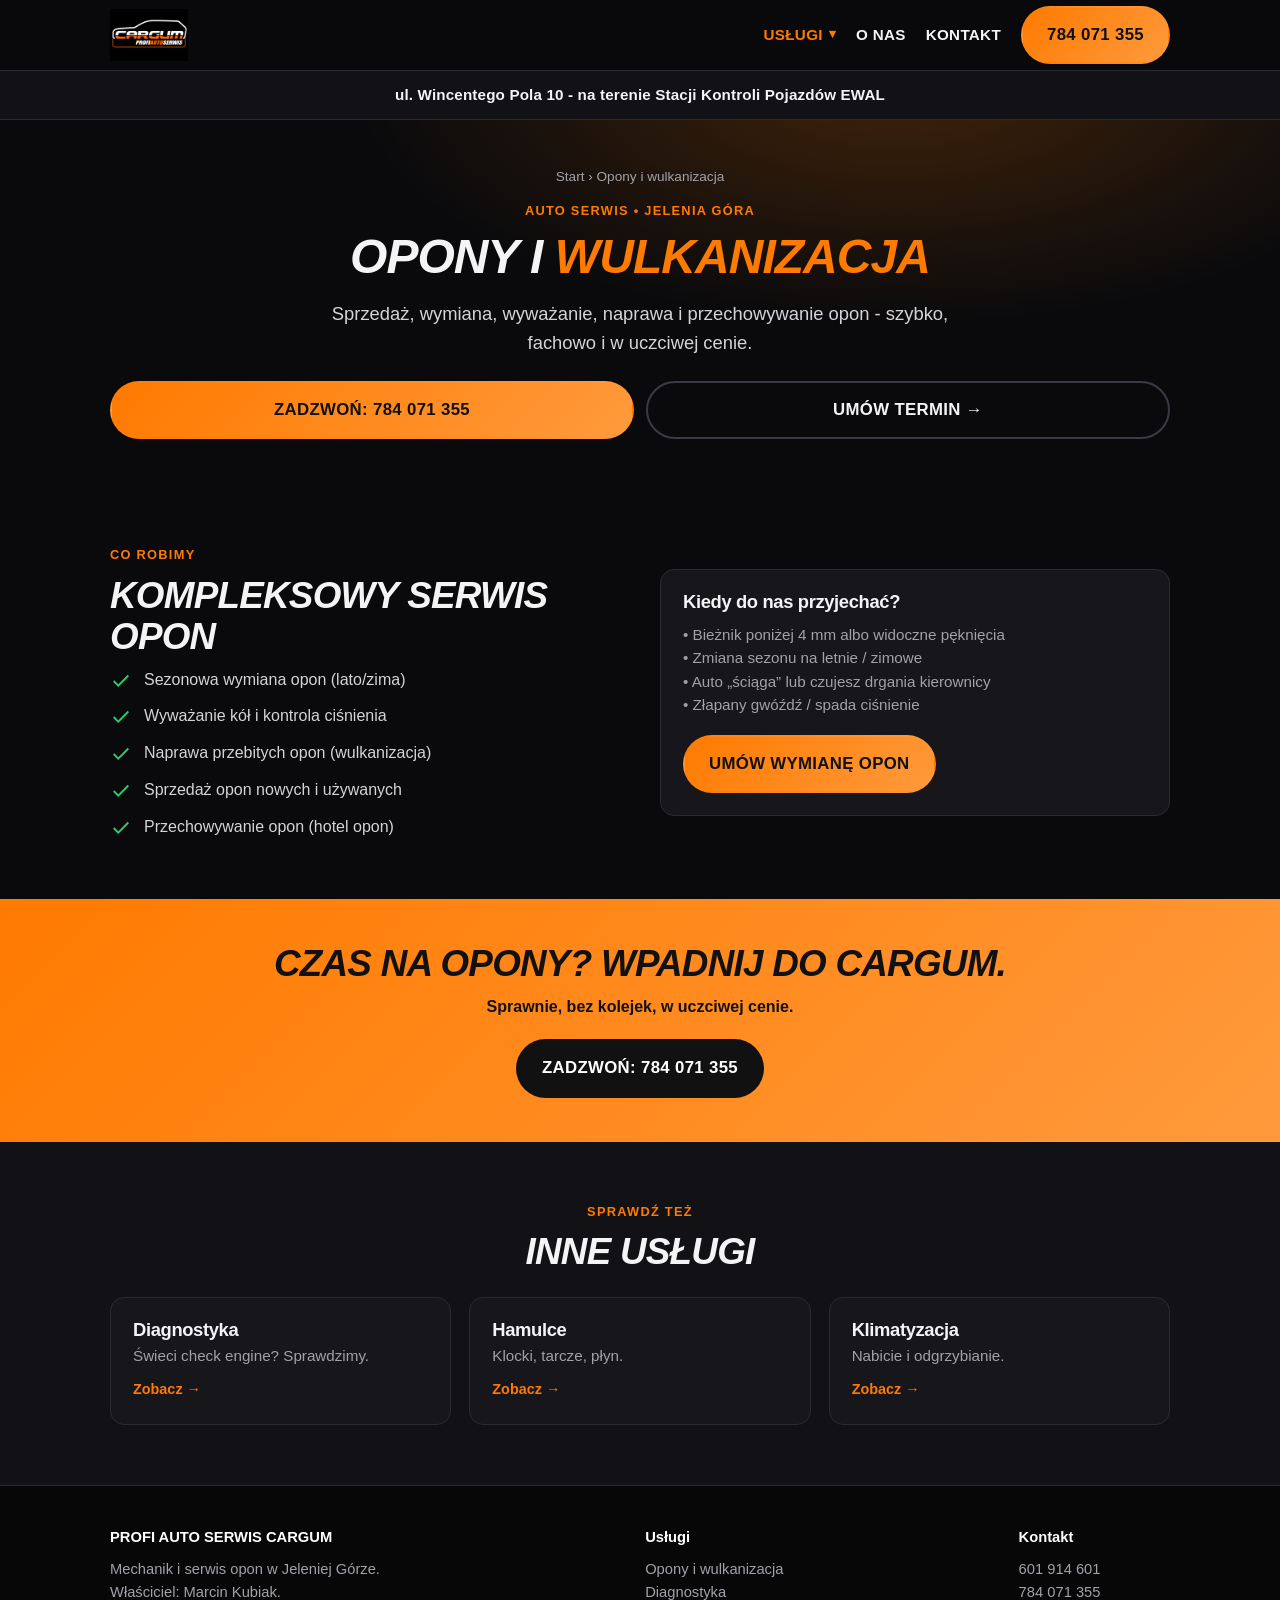
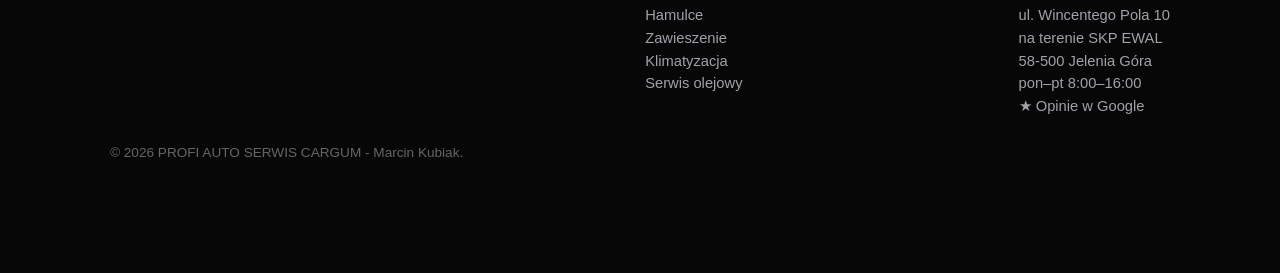
<file: opony.html>
<!DOCTYPE html>
<html lang="pl">
<head>
<meta charset="UTF-8" />
<meta name="viewport" content="width=device-width, initial-scale=1.0" />
<title>Opony i wulkanizacja Jelenia Góra - wymiana, wyważanie, naprawa | CARGUM</title>
<meta name="description" content="Serwis opon w Jeleniej Górze - CarGum: sprzedaż, wymiana, wyważanie, naprawa i przechowywanie opon. Szybko i fachowo. Zadzwoń 784 071 355." />
<meta name="theme-color" content="#0a0a0c" />
<link rel="icon" href="data:image/svg+xml,<svg xmlns='http://www.w3.org/2000/svg' viewBox='0 0 100 100'><rect width='100' height='100' rx='22' fill='%23ff7a00'/><text x='50' y='70' font-size='52' font-family='Arial,sans-serif' font-weight='bold' text-anchor='middle' fill='%23111'>CG</text></svg>" />
<meta property="og:image" content="cargum-logo.png" />
<link rel="stylesheet" href="styles.css" />
</head>
<body>

<header class="top"><div class="wrap top-in">
 <a href="index.html" class="brand">
  <img src="cargum-logo.png" alt="PROFI AUTO SERWIS CARGUM" onerror="this.style.display='none';this.nextElementSibling.style.display='inline'">
  <span class="fallback" style="display:none">CARGUM</span>
 </a>
 <nav>
  <details class="menu">
   <summary class="active">Usługi</summary>
   <div class="menu-panel">
    <a href="opony.html">Opony i wulkanizacja</a>
    <a href="diagnostyka.html">Diagnostyka</a>
    <a href="hamulce.html">Hamulce</a>
    <a href="zawieszenie.html">Zawieszenie</a>
    <a href="klimatyzacja.html">Klimatyzacja</a>
    <a href="serwis-olejowy.html">Serwis olejowy</a>
   </div>
  </details>
  <a class="link" href="o-nas.html">O nas</a>
  <a class="link" href="kontakt.html">Kontakt</a>
  <a class="btn btn-call" href="tel:+48784071355">784 071 355</a>
 </nav>
</div></header>

<div class="addr-bar"><div class="wrap">ul. Wincentego Pola 10 -<br class="addr-break"> na terenie Stacji Kontroli Pojazdów EWAL</div></div>

<section class="hero small"><div class="wrap center">
 <div class="crumbs"><a href="index.html">Start</a> › Opony i wulkanizacja</div>
 <div class="eyebrow">Auto serwis • Jelenia Góra</div>
 <h1>Opony i <span class="hl">wulkanizacja</span></h1>
 <p class="sub">Sprzedaż, wymiana, wyważanie, naprawa i przechowywanie opon - szybko, fachowo i w uczciwej cenie.</p>
 <div class="cta-row"><a class="btn btn-call" href="tel:+48784071355">Zadzwoń: 784 071 355</a><a class="btn btn-ghost" href="kontakt.html">Umów termin →</a></div>
</div></section>

<section><div class="wrap grid grid-2" style="gap:40px;align-items:center">
 <div>
  <div class="eyebrow">Co robimy</div>
  <h2>Kompleksowy serwis opon</h2>
  <ul class="ticks">
   <li><svg viewBox="0 0 24 24" fill="none" stroke="currentColor" stroke-width="2"><path d="M20 6 9 17l-5-5"/></svg> Sezonowa wymiana opon (lato/zima)</li>
   <li><svg viewBox="0 0 24 24" fill="none" stroke="currentColor" stroke-width="2"><path d="M20 6 9 17l-5-5"/></svg> Wyważanie kół i kontrola ciśnienia</li>
   <li><svg viewBox="0 0 24 24" fill="none" stroke="currentColor" stroke-width="2"><path d="M20 6 9 17l-5-5"/></svg> Naprawa przebitych opon (wulkanizacja)</li>
   <li><svg viewBox="0 0 24 24" fill="none" stroke="currentColor" stroke-width="2"><path d="M20 6 9 17l-5-5"/></svg> Sprzedaż opon nowych i używanych</li>
   <li><svg viewBox="0 0 24 24" fill="none" stroke="currentColor" stroke-width="2"><path d="M20 6 9 17l-5-5"/></svg> Przechowywanie opon (hotel opon)</li>
  </ul>
 </div>
 <div class="card">
  <h3>Kiedy do nas przyjechać?</h3>
  <p style="margin:10px 0">• Bieżnik poniżej 4 mm albo widoczne pęknięcia<br>• Zmiana sezonu na letnie / zimowe<br>• Auto „ściąga” lub czujesz drgania kierownicy<br>• Złapany gwóźdź / spada ciśnienie</p>
  <a class="btn btn-call" href="tel:+48784071355" style="margin-top:8px">Umów wymianę opon</a>
 </div>
</div></section>

<section class="cta-band"><div class="wrap">
 <h2>Czas na opony? Wpadnij do CarGum.</h2>
 <p style="margin:8px 0 20px;font-weight:600">Sprawnie, bez kolejek, w uczciwej cenie.</p>
 <a class="btn btn-dark" href="tel:+48784071355">Zadzwoń: 784 071 355</a>
</div></section>

<section class="section-soft"><div class="wrap center">
 <div class="eyebrow">Sprawdź też</div>
 <h2>Inne usługi</h2>
 <div class="grid grid-3" style="margin-top:24px;text-align:left">
  <a class="card" href="diagnostyka.html"><h3>Diagnostyka</h3><p>Świeci check engine? Sprawdzimy.</p><span class="more">Zobacz →</span></a>
  <a class="card" href="hamulce.html"><h3>Hamulce</h3><p>Klocki, tarcze, płyn.</p><span class="more">Zobacz →</span></a>
  <a class="card" href="klimatyzacja.html"><h3>Klimatyzacja</h3><p>Nabicie i odgrzybianie.</p><span class="more">Zobacz →</span></a>
 </div>
</div></section>

<footer><div class="wrap cols">
 <div style="max-width:300px"><h4>PROFI AUTO SERWIS CARGUM</h4><p>Mechanik i serwis opon w Jeleniej Górze. Właściciel: Marcin Kubiak.</p></div>
 <div><h4>Usługi</h4><p><a href="opony.html">Opony i wulkanizacja</a><br><a href="diagnostyka.html">Diagnostyka</a><br><a href="hamulce.html">Hamulce</a><br><a href="zawieszenie.html">Zawieszenie</a><br><a href="klimatyzacja.html">Klimatyzacja</a><br><a href="serwis-olejowy.html">Serwis olejowy</a></p></div>
 <div><h4>Kontakt</h4><p><a href="tel:+48601914601">601 914 601</a><br><a href="tel:+48784071355">784 071 355</a><br>ul. Wincentego Pola 10<br>na terenie SKP EWAL<br>58-500 Jelenia Góra<br>pon–pt 8:00–16:00<br><a href="https://www.google.com/search?q=CarGum+Kubiak&stick=H4sIAAAAAAAA_-NgU1I1qDAxN0hNNTRLMzW1SEpNNDG2MqhItbAwsjA3TU4xMUkyMjCyWMTK65xY5F6aq-BdmpSZmA0AAklWrDkAAAA&hl=pl&mat=CVSwqr_SBW5SElcBa0lj__5SsxHapQMz6f7iwU5WV_amv-UcgT2u3wSIccnvn_T7VKjthmgQwViBcBcLqK4lq-20v3IeEWIu06MYF1fzuAr3SDYj5tdC1p8v7ogpbv94Mmg&authuser=0&zx=1782816035972" target="_blank" rel="noopener">★ Opinie w Google</a></p></div>
</div><div class="wrap" style="margin-top:24px;opacity:.6;font-size:.85rem">© 2026 PROFI AUTO SERWIS CARGUM - Marcin Kubiak.</div></footer>

<div class="callbar"><a href="tel:+48784071355">
 <svg viewBox="0 0 24 24" fill="none" stroke="currentColor" stroke-width="2"><path d="M22 16.92v3a2 2 0 0 1-2.18 2 19.79 19.79 0 0 1-8.63-3.07 19.5 19.5 0 0 1-6-6 19.79 19.79 0 0 1-3.07-8.67A2 2 0 0 1 4.11 2h3a2 2 0 0 1 2 1.72c.13.96.36 1.9.7 2.81a2 2 0 0 1-.45 2.11L8.09 9.91a16 16 0 0 0 6 6l1.27-1.27a2 2 0 0 1 2.11-.45c.91.34 1.85.57 2.81.7A2 2 0 0 1 22 16.92z"/></svg>
 Zadzwoń: 784 071 355</a></div>

</body>
</html>
</file>
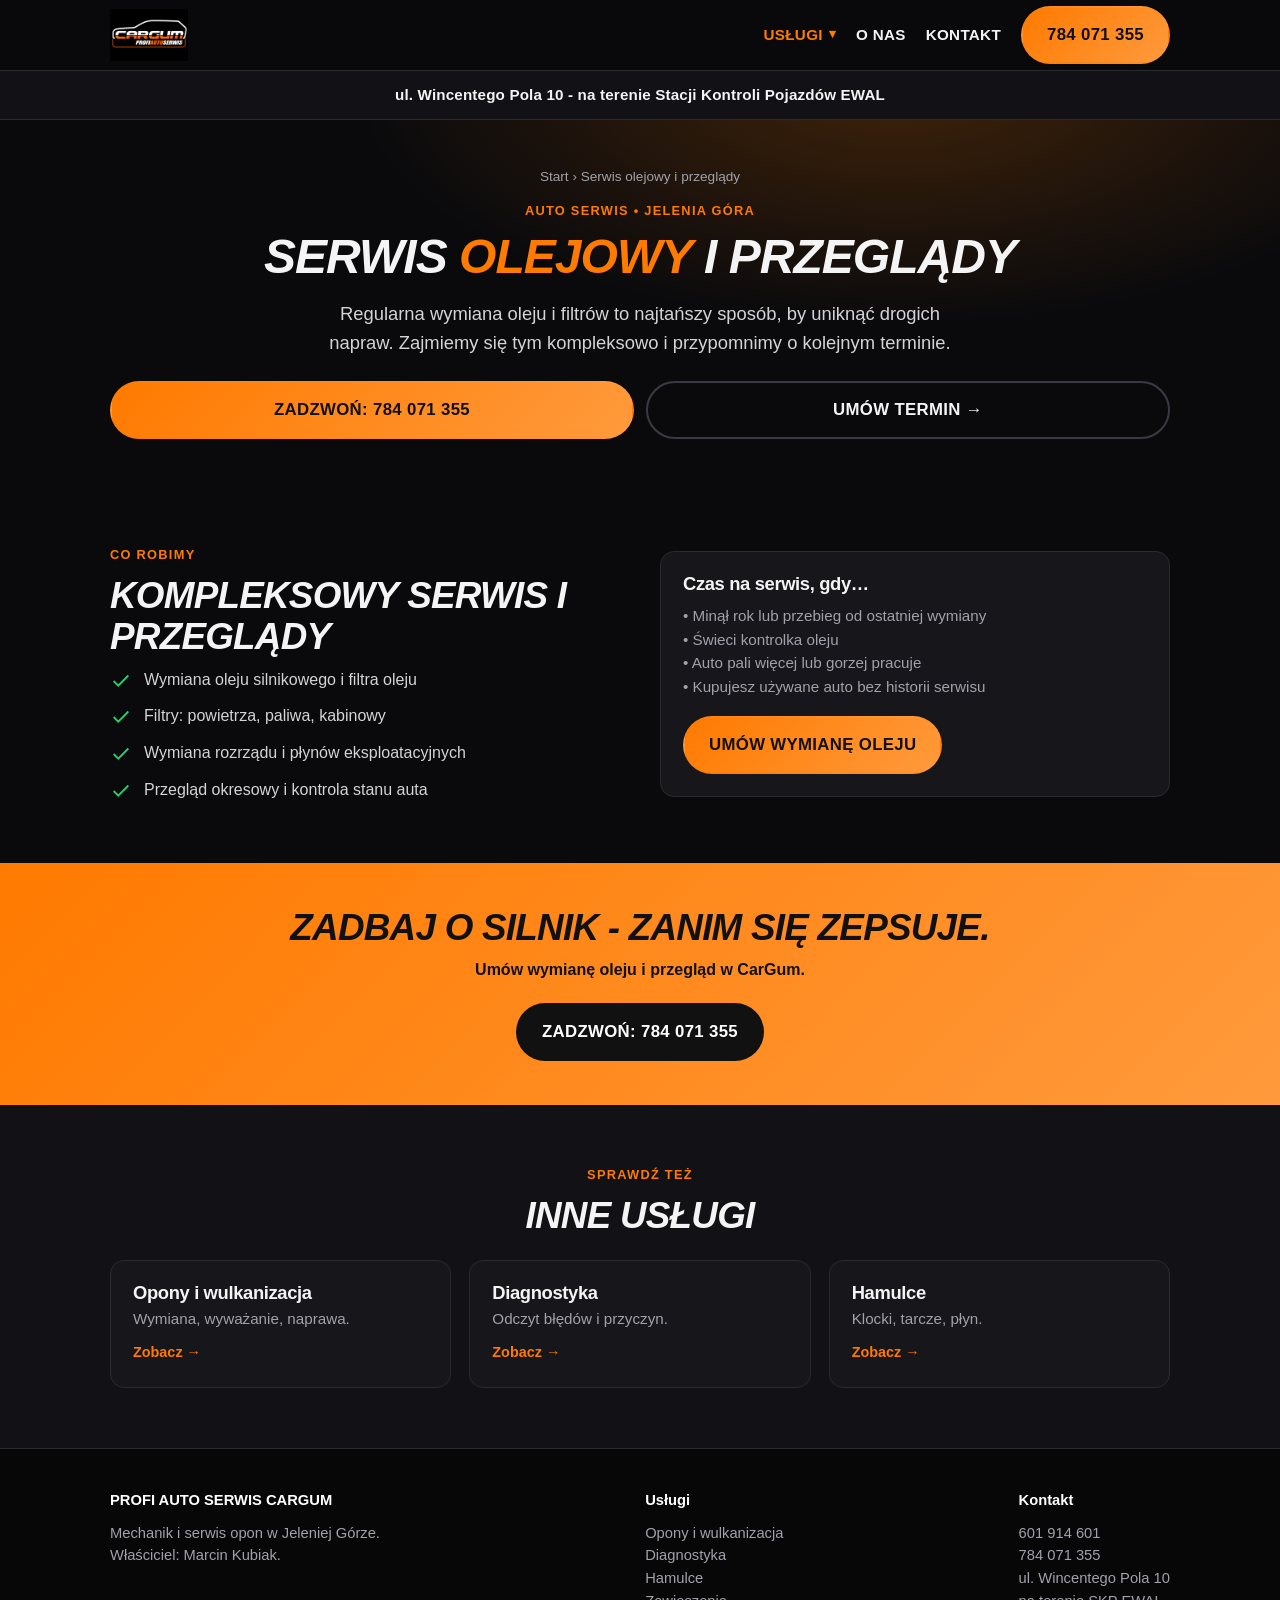
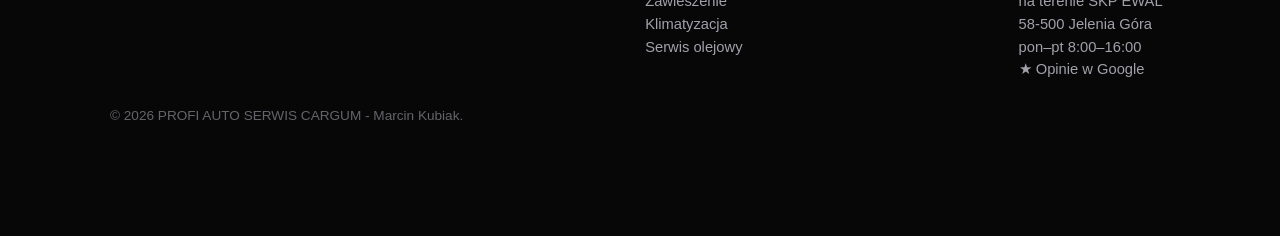
<file: serwis-olejowy.html>
<!DOCTYPE html>
<html lang="pl">
<head>
<meta charset="UTF-8" />
<meta name="viewport" content="width=device-width, initial-scale=1.0" />
<title>Wymiana oleju i przeglądy Jelenia Góra - serwis olejowy | CARGUM</title>
<meta name="description" content="Serwis olejowy i przeglądy w Jeleniej Górze - CarGum. Wymiana oleju i filtrów, płyny, rozrząd, przeglądy okresowe. Zadbaj o auto. Zadzwoń 784 071 355." />
<meta name="theme-color" content="#0a0a0c" />
<link rel="icon" href="data:image/svg+xml,<svg xmlns='http://www.w3.org/2000/svg' viewBox='0 0 100 100'><rect width='100' height='100' rx='22' fill='%23ff7a00'/><text x='50' y='70' font-size='52' font-family='Arial,sans-serif' font-weight='bold' text-anchor='middle' fill='%23111'>CG</text></svg>" />
<meta property="og:image" content="cargum-logo.png" />
<link rel="stylesheet" href="styles.css" />
</head>
<body>

<header class="top"><div class="wrap top-in">
 <a href="index.html" class="brand">
  <img src="cargum-logo.png" alt="PROFI AUTO SERWIS CARGUM" onerror="this.style.display='none';this.nextElementSibling.style.display='inline'">
  <span class="fallback" style="display:none">CARGUM</span>
 </a>
 <nav>
  <details class="menu">
   <summary class="active">Usługi</summary>
   <div class="menu-panel">
    <a href="opony.html">Opony i wulkanizacja</a>
    <a href="diagnostyka.html">Diagnostyka</a>
    <a href="hamulce.html">Hamulce</a>
    <a href="zawieszenie.html">Zawieszenie</a>
    <a href="klimatyzacja.html">Klimatyzacja</a>
    <a href="serwis-olejowy.html">Serwis olejowy</a>
   </div>
  </details>
  <a class="link" href="o-nas.html">O nas</a>
  <a class="link" href="kontakt.html">Kontakt</a>
  <a class="btn btn-call" href="tel:+48784071355">784 071 355</a>
 </nav>
</div></header>

<div class="addr-bar"><div class="wrap">ul. Wincentego Pola 10 -<br class="addr-break"> na terenie Stacji Kontroli Pojazdów EWAL</div></div>

<section class="hero small"><div class="wrap center">
 <div class="crumbs"><a href="index.html">Start</a> › Serwis olejowy i przeglądy</div>
 <div class="eyebrow">Auto serwis • Jelenia Góra</div>
 <h1>Serwis <span class="hl">olejowy</span> i przeglądy</h1>
 <p class="sub">Regularna wymiana oleju i filtrów to najtańszy sposób, by uniknąć drogich napraw. Zajmiemy się tym kompleksowo i przypomnimy o kolejnym terminie.</p>
 <div class="cta-row"><a class="btn btn-call" href="tel:+48784071355">Zadzwoń: 784 071 355</a><a class="btn btn-ghost" href="kontakt.html">Umów termin →</a></div>
</div></section>

<section><div class="wrap grid grid-2" style="gap:40px;align-items:center">
 <div>
  <div class="eyebrow">Co robimy</div>
  <h2>Kompleksowy serwis i przeglądy</h2>
  <ul class="ticks">
   <li><svg viewBox="0 0 24 24" fill="none" stroke="currentColor" stroke-width="2"><path d="M20 6 9 17l-5-5"/></svg> Wymiana oleju silnikowego i filtra oleju</li>
   <li><svg viewBox="0 0 24 24" fill="none" stroke="currentColor" stroke-width="2"><path d="M20 6 9 17l-5-5"/></svg> Filtry: powietrza, paliwa, kabinowy</li>
   <li><svg viewBox="0 0 24 24" fill="none" stroke="currentColor" stroke-width="2"><path d="M20 6 9 17l-5-5"/></svg> Wymiana rozrządu i płynów eksploatacyjnych</li>
   <li><svg viewBox="0 0 24 24" fill="none" stroke="currentColor" stroke-width="2"><path d="M20 6 9 17l-5-5"/></svg> Przegląd okresowy i kontrola stanu auta</li>
  </ul>
 </div>
 <div class="card">
  <h3>Czas na serwis, gdy…</h3>
  <p style="margin:10px 0">• Minął rok lub przebieg od ostatniej wymiany<br>• Świeci kontrolka oleju<br>• Auto pali więcej lub gorzej pracuje<br>• Kupujesz używane auto bez historii serwisu</p>
  <a class="btn btn-call" href="tel:+48784071355" style="margin-top:8px">Umów wymianę oleju</a>
 </div>
</div></section>

<section class="cta-band"><div class="wrap">
 <h2>Zadbaj o silnik - zanim się zepsuje.</h2>
 <p style="margin:8px 0 20px;font-weight:600">Umów wymianę oleju i przegląd w CarGum.</p>
 <a class="btn btn-dark" href="tel:+48784071355">Zadzwoń: 784 071 355</a>
</div></section>

<section class="section-soft"><div class="wrap center">
 <div class="eyebrow">Sprawdź też</div><h2>Inne usługi</h2>
 <div class="grid grid-3" style="margin-top:24px;text-align:left">
  <a class="card" href="opony.html"><h3>Opony i wulkanizacja</h3><p>Wymiana, wyważanie, naprawa.</p><span class="more">Zobacz →</span></a>
  <a class="card" href="diagnostyka.html"><h3>Diagnostyka</h3><p>Odczyt błędów i przyczyn.</p><span class="more">Zobacz →</span></a>
  <a class="card" href="hamulce.html"><h3>Hamulce</h3><p>Klocki, tarcze, płyn.</p><span class="more">Zobacz →</span></a>
 </div>
</div></section>

<footer><div class="wrap cols">
 <div style="max-width:300px"><h4>PROFI AUTO SERWIS CARGUM</h4><p>Mechanik i serwis opon w Jeleniej Górze. Właściciel: Marcin Kubiak.</p></div>
 <div><h4>Usługi</h4><p><a href="opony.html">Opony i wulkanizacja</a><br><a href="diagnostyka.html">Diagnostyka</a><br><a href="hamulce.html">Hamulce</a><br><a href="zawieszenie.html">Zawieszenie</a><br><a href="klimatyzacja.html">Klimatyzacja</a><br><a href="serwis-olejowy.html">Serwis olejowy</a></p></div>
 <div><h4>Kontakt</h4><p><a href="tel:+48601914601">601 914 601</a><br><a href="tel:+48784071355">784 071 355</a><br>ul. Wincentego Pola 10<br>na terenie SKP EWAL<br>58-500 Jelenia Góra<br>pon–pt 8:00–16:00<br><a href="https://www.google.com/search?q=CarGum+Kubiak&stick=H4sIAAAAAAAA_-NgU1I1qDAxN0hNNTRLMzW1SEpNNDG2MqhItbAwsjA3TU4xMUkyMjCyWMTK65xY5F6aq-BdmpSZmA0AAklWrDkAAAA&hl=pl&mat=CVSwqr_SBW5SElcBa0lj__5SsxHapQMz6f7iwU5WV_amv-UcgT2u3wSIccnvn_T7VKjthmgQwViBcBcLqK4lq-20v3IeEWIu06MYF1fzuAr3SDYj5tdC1p8v7ogpbv94Mmg&authuser=0&zx=1782816035972" target="_blank" rel="noopener">★ Opinie w Google</a></p></div>
</div><div class="wrap" style="margin-top:24px;opacity:.6;font-size:.85rem">© 2026 PROFI AUTO SERWIS CARGUM - Marcin Kubiak.</div></footer>

<div class="callbar"><a href="tel:+48784071355">
 <svg viewBox="0 0 24 24" fill="none" stroke="currentColor" stroke-width="2"><path d="M22 16.92v3a2 2 0 0 1-2.18 2 19.79 19.79 0 0 1-8.63-3.07 19.5 19.5 0 0 1-6-6 19.79 19.79 0 0 1-3.07-8.67A2 2 0 0 1 4.11 2h3a2 2 0 0 1 2 1.72c.13.96.36 1.9.7 2.81a2 2 0 0 1-.45 2.11L8.09 9.91a16 16 0 0 0 6 6l1.27-1.27a2 2 0 0 1 2.11-.45c.91.34 1.85.57 2.81.7A2 2 0 0 1 22 16.92z"/></svg>
 Zadzwoń: 784 071 355</a></div>

</body>
</html>
</file>
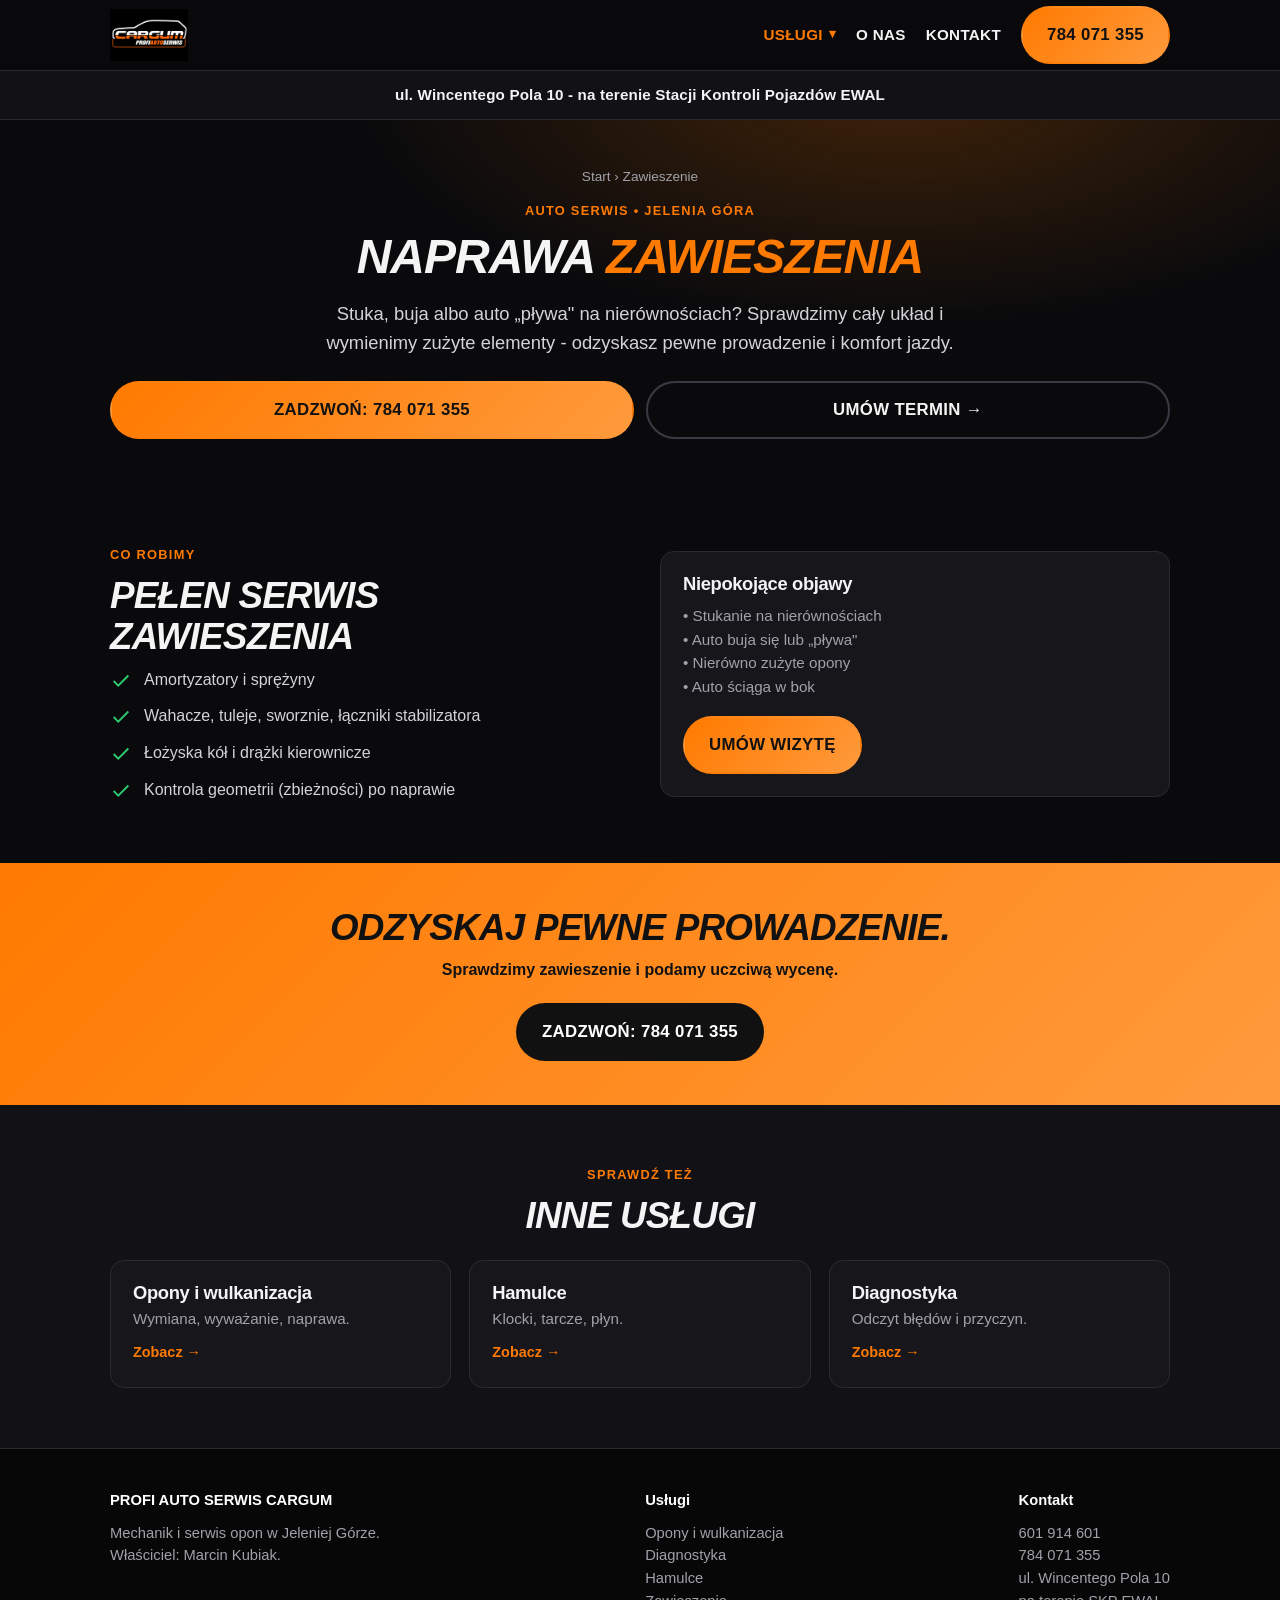
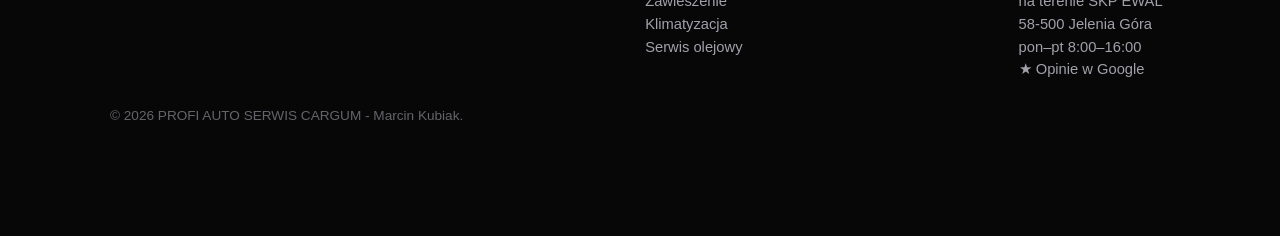
<file: zawieszenie.html>
<!DOCTYPE html>
<html lang="pl">
<head>
<meta charset="UTF-8" />
<meta name="viewport" content="width=device-width, initial-scale=1.0" />
<title>Naprawa zawieszenia Jelenia Góra - amortyzatory, wahacze | CARGUM</title>
<meta name="description" content="Naprawa zawieszenia w Jeleniej Górze - CarGum. Amortyzatory, wahacze, łożyska, drążki, sprężyny. Stuka lub buja na nierównościach? Zadzwoń 784 071 355." />
<meta name="theme-color" content="#0a0a0c" />
<link rel="icon" href="data:image/svg+xml,<svg xmlns='http://www.w3.org/2000/svg' viewBox='0 0 100 100'><rect width='100' height='100' rx='22' fill='%23ff7a00'/><text x='50' y='70' font-size='52' font-family='Arial,sans-serif' font-weight='bold' text-anchor='middle' fill='%23111'>CG</text></svg>" />
<meta property="og:image" content="cargum-logo.png" />
<link rel="stylesheet" href="styles.css" />
</head>
<body>

<header class="top"><div class="wrap top-in">
 <a href="index.html" class="brand">
  <img src="cargum-logo.png" alt="PROFI AUTO SERWIS CARGUM" onerror="this.style.display='none';this.nextElementSibling.style.display='inline'">
  <span class="fallback" style="display:none">CARGUM</span>
 </a>
 <nav>
  <details class="menu">
   <summary class="active">Usługi</summary>
   <div class="menu-panel">
    <a href="opony.html">Opony i wulkanizacja</a>
    <a href="diagnostyka.html">Diagnostyka</a>
    <a href="hamulce.html">Hamulce</a>
    <a href="zawieszenie.html">Zawieszenie</a>
    <a href="klimatyzacja.html">Klimatyzacja</a>
    <a href="serwis-olejowy.html">Serwis olejowy</a>
   </div>
  </details>
  <a class="link" href="o-nas.html">O nas</a>
  <a class="link" href="kontakt.html">Kontakt</a>
  <a class="btn btn-call" href="tel:+48784071355">784 071 355</a>
 </nav>
</div></header>

<div class="addr-bar"><div class="wrap">ul. Wincentego Pola 10 -<br class="addr-break"> na terenie Stacji Kontroli Pojazdów EWAL</div></div>

<section class="hero small"><div class="wrap center">
 <div class="crumbs"><a href="index.html">Start</a> › Zawieszenie</div>
 <div class="eyebrow">Auto serwis • Jelenia Góra</div>
 <h1>Naprawa <span class="hl">zawieszenia</span></h1>
 <p class="sub">Stuka, buja albo auto „pływa" na nierównościach? Sprawdzimy cały układ i wymienimy zużyte elementy - odzyskasz pewne prowadzenie i komfort jazdy.</p>
 <div class="cta-row"><a class="btn btn-call" href="tel:+48784071355">Zadzwoń: 784 071 355</a><a class="btn btn-ghost" href="kontakt.html">Umów termin →</a></div>
</div></section>

<section><div class="wrap grid grid-2" style="gap:40px;align-items:center">
 <div>
  <div class="eyebrow">Co robimy</div>
  <h2>Pełen serwis zawieszenia</h2>
  <ul class="ticks">
   <li><svg viewBox="0 0 24 24" fill="none" stroke="currentColor" stroke-width="2"><path d="M20 6 9 17l-5-5"/></svg> Amortyzatory i sprężyny</li>
   <li><svg viewBox="0 0 24 24" fill="none" stroke="currentColor" stroke-width="2"><path d="M20 6 9 17l-5-5"/></svg> Wahacze, tuleje, sworznie, łączniki stabilizatora</li>
   <li><svg viewBox="0 0 24 24" fill="none" stroke="currentColor" stroke-width="2"><path d="M20 6 9 17l-5-5"/></svg> Łożyska kół i drążki kierownicze</li>
   <li><svg viewBox="0 0 24 24" fill="none" stroke="currentColor" stroke-width="2"><path d="M20 6 9 17l-5-5"/></svg> Kontrola geometrii (zbieżności) po naprawie</li>
  </ul>
 </div>
 <div class="card">
  <h3>Niepokojące objawy</h3>
  <p style="margin:10px 0">• Stukanie na nierównościach<br>• Auto buja się lub „pływa"<br>• Nierówno zużyte opony<br>• Auto ściąga w bok</p>
  <a class="btn btn-call" href="tel:+48784071355" style="margin-top:8px">Umów wizytę</a>
 </div>
</div></section>

<section class="cta-band"><div class="wrap">
 <h2>Odzyskaj pewne prowadzenie.</h2>
 <p style="margin:8px 0 20px;font-weight:600">Sprawdzimy zawieszenie i podamy uczciwą wycenę.</p>
 <a class="btn btn-dark" href="tel:+48784071355">Zadzwoń: 784 071 355</a>
</div></section>

<section class="section-soft"><div class="wrap center">
 <div class="eyebrow">Sprawdź też</div><h2>Inne usługi</h2>
 <div class="grid grid-3" style="margin-top:24px;text-align:left">
  <a class="card" href="opony.html"><h3>Opony i wulkanizacja</h3><p>Wymiana, wyważanie, naprawa.</p><span class="more">Zobacz →</span></a>
  <a class="card" href="hamulce.html"><h3>Hamulce</h3><p>Klocki, tarcze, płyn.</p><span class="more">Zobacz →</span></a>
  <a class="card" href="diagnostyka.html"><h3>Diagnostyka</h3><p>Odczyt błędów i przyczyn.</p><span class="more">Zobacz →</span></a>
 </div>
</div></section>

<footer><div class="wrap cols">
 <div style="max-width:300px"><h4>PROFI AUTO SERWIS CARGUM</h4><p>Mechanik i serwis opon w Jeleniej Górze. Właściciel: Marcin Kubiak.</p></div>
 <div><h4>Usługi</h4><p><a href="opony.html">Opony i wulkanizacja</a><br><a href="diagnostyka.html">Diagnostyka</a><br><a href="hamulce.html">Hamulce</a><br><a href="zawieszenie.html">Zawieszenie</a><br><a href="klimatyzacja.html">Klimatyzacja</a><br><a href="serwis-olejowy.html">Serwis olejowy</a></p></div>
 <div><h4>Kontakt</h4><p><a href="tel:+48601914601">601 914 601</a><br><a href="tel:+48784071355">784 071 355</a><br>ul. Wincentego Pola 10<br>na terenie SKP EWAL<br>58-500 Jelenia Góra<br>pon–pt 8:00–16:00<br><a href="https://www.google.com/search?q=CarGum+Kubiak&stick=H4sIAAAAAAAA_-NgU1I1qDAxN0hNNTRLMzW1SEpNNDG2MqhItbAwsjA3TU4xMUkyMjCyWMTK65xY5F6aq-BdmpSZmA0AAklWrDkAAAA&hl=pl&mat=CVSwqr_SBW5SElcBa0lj__5SsxHapQMz6f7iwU5WV_amv-UcgT2u3wSIccnvn_T7VKjthmgQwViBcBcLqK4lq-20v3IeEWIu06MYF1fzuAr3SDYj5tdC1p8v7ogpbv94Mmg&authuser=0&zx=1782816035972" target="_blank" rel="noopener">★ Opinie w Google</a></p></div>
</div><div class="wrap" style="margin-top:24px;opacity:.6;font-size:.85rem">© 2026 PROFI AUTO SERWIS CARGUM - Marcin Kubiak.</div></footer>

<div class="callbar"><a href="tel:+48784071355">
 <svg viewBox="0 0 24 24" fill="none" stroke="currentColor" stroke-width="2"><path d="M22 16.92v3a2 2 0 0 1-2.18 2 19.79 19.79 0 0 1-8.63-3.07 19.5 19.5 0 0 1-6-6 19.79 19.79 0 0 1-3.07-8.67A2 2 0 0 1 4.11 2h3a2 2 0 0 1 2 1.72c.13.96.36 1.9.7 2.81a2 2 0 0 1-.45 2.11L8.09 9.91a16 16 0 0 0 6 6l1.27-1.27a2 2 0 0 1 2.11-.45c.91.34 1.85.57 2.81.7A2 2 0 0 1 22 16.92z"/></svg>
 Zadzwoń: 784 071 355</a></div>

</body>
</html>
</file>
<file: styles.css>
/* =========================================================================
   PROFI AUTO SERWIS CARGUM — wspólne style (wersja wielopodstronowa)
   Motyw: czerń + pomarańcz + biel (pod logo). Mobile-first.
   Logo: wrzuć plik cargum-logo.png do tego folderu.
   ========================================================================= */
:root{
  --bg:#0a0a0c; --bg-soft:#121216; --card:#16161b; --line:#2a2a31;
  --ink:#f4f4f5; --muted:#a1a1aa; --accent:#ff7a00; --accent-2:#ff9a3c;
  --accent-dark:#e06600; --ok:#2ecc71; --radius:14px; --maxw:1100px;
  --shadow:0 10px 30px rgba(0,0,0,.5);
}
*{box-sizing:border-box;margin:0;padding:0}
html{scroll-behavior:smooth}
body{font-family:-apple-system,BlinkMacSystemFont,"Segoe UI",Roboto,Helvetica,Arial,sans-serif;
  color:var(--ink);background:var(--bg);line-height:1.55;-webkit-font-smoothing:antialiased}
a{color:inherit;text-decoration:none}
img{max-width:100%;display:block}
.wrap{max-width:var(--maxw);margin:0 auto;padding:0 20px}
h1,h2,h3{line-height:1.12;letter-spacing:-.02em}
h1{font-size:clamp(1.9rem,5.5vw,3rem);font-weight:900;text-transform:uppercase;font-style:italic}
h2{font-size:clamp(1.6rem,4.5vw,2.3rem);margin-bottom:10px;font-weight:900;text-transform:uppercase;font-style:italic}
.lead{color:var(--muted);font-size:1.05rem}
section{padding:60px 0}
.section-soft{background:var(--bg-soft)}
.center{text-align:center}
.eyebrow{color:var(--accent);font-weight:800;text-transform:uppercase;letter-spacing:.1em;font-size:.8rem;margin-bottom:10px}

/* Przyciski */
.btn{display:inline-flex;align-items:center;gap:10px;font-weight:800;padding:14px 24px;border-radius:999px;
  font-size:1.05rem;transition:.15s;border:2px solid transparent;cursor:pointer;text-transform:uppercase;letter-spacing:.02em;white-space:nowrap}
.btn svg{width:20px;height:20px}
.btn-call{background:linear-gradient(135deg,var(--accent),var(--accent-2));color:#111}
.btn-call:hover{filter:brightness(1.08);transform:translateY(-1px)}
.btn-ghost{background:transparent;color:var(--ink);border-color:#3a3a44}
.btn-ghost:hover{border-color:var(--accent);color:var(--accent)}
.btn-dark{background:#fff;color:#111}
.btn-dark:hover{filter:brightness(.92)}

/* Górny pasek */
header.top{position:sticky;top:0;z-index:50;background:rgba(10,10,12,.92);backdrop-filter:blur(8px);border-bottom:1px solid var(--line)}
.top-in{display:flex;align-items:center;justify-content:space-between;height:70px}
.brand{display:flex;align-items:center;gap:12px;font-weight:900;font-size:1rem;text-transform:uppercase}
.brand img{height:52px;width:auto}
.brand .fallback{color:var(--accent)}
.top nav{display:flex;align-items:center;gap:20px}
.top nav a.link{color:var(--ink);font-weight:700;font-size:.95rem;text-transform:uppercase;letter-spacing:.02em}
.top nav a.link:hover,.top nav a.link.active{color:var(--accent)}
/* Rozwijane menu "Usługi" (strzałka) — wszystkie usługi dostępne (SEO), bez zaśmiecania paska */
.menu{position:relative}
.menu>summary{list-style:none;cursor:pointer;color:var(--ink);font-weight:700;font-size:.95rem;text-transform:uppercase;letter-spacing:.02em;display:inline-flex;align-items:center;gap:6px}
.menu>summary::-webkit-details-marker{display:none}
.menu>summary::after{content:"▾";color:var(--accent);font-size:.85em;transition:transform .15s}
.menu[open]>summary::after{transform:rotate(180deg)}
.menu>summary:hover,.menu[open]>summary,.menu>summary.active{color:var(--accent)}
.menu-panel{position:absolute;top:calc(100% + 16px);right:0;background:var(--card);border:1px solid var(--line);border-radius:12px;padding:8px;min-width:240px;box-shadow:var(--shadow);display:flex;flex-direction:column;z-index:60}
.menu-panel a{padding:11px 14px;border-radius:8px;font-weight:600;font-size:.95rem;white-space:nowrap;color:var(--ink)}
.menu-panel a:hover{background:rgba(255,122,0,.14);color:var(--accent)}
/* Mobile: chowamy zdublowany telefon (jest dolny pasek "Zadzwoń"), zostawiamy
   widoczne O nas + Kontakt i menu Usługi; lżejszy logotyp i mniejsze odstępy. */
@media(max-width:980px){
  .top .btn-call{display:none}
  .brand span.txt{display:none}
  .brand img{height:40px}
  .top nav{gap:16px}
  .menu-panel{min-width:200px}
}
@media(max-width:420px){
  .top nav{gap:12px}
  .top nav a.link, .menu>summary{font-size:.82rem}
}

/* Pasek adresu pod headerem */
.addr-bar{background:var(--bg-soft);border-bottom:1px solid var(--line);color:var(--ink);font-size:.95rem;font-weight:800;text-align:center;padding:12px 16px;letter-spacing:.01em}
.addr-bar .wrap{max-width:680px}
.addr-break{display:none}
@media(max-width:560px){.addr-bar{font-size:.85rem;padding:10px 14px;line-height:1.4}.addr-break{display:inline}}

/* Wiersz przycisków (uzywany tez poza hero, np. sekcja kontakt) */
.cta-row{display:flex;flex-wrap:wrap;gap:12px}
.cta-row .btn{flex:1 1 200px;justify-content:center}

/* Hero */
.hero{position:relative;overflow:hidden;padding:40px 0 50px;
  background:radial-gradient(900px 400px at 70% -10%, rgba(255,122,0,.22), transparent 60%), #0a0a0c}
.hero .logo-big{max-height:110px;margin:0 auto 12px;width:auto;mix-blend-mode:lighten}
.hero h1 .hl{color:var(--accent)}
.hero p.sub{color:#d4d4d8;font-size:1.15rem;margin:16px auto 24px;max-width:640px}
.hero .cta-row{justify-content:center}
.hero.small{padding:46px 0}
.crumbs{color:var(--muted);font-size:.85rem;margin-bottom:14px}
.crumbs a:hover{color:var(--accent)}

/* Siatki / karty */
.grid{display:grid;gap:18px}
.grid-3{grid-template-columns:repeat(3,1fr)}
.grid-2{grid-template-columns:repeat(2,1fr)}
@media(max-width:860px){.grid-3{grid-template-columns:repeat(2,1fr)}}
@media(max-width:560px){.grid-3,.grid-2{grid-template-columns:1fr}}
.card{background:var(--card);border:1px solid var(--line);border-radius:var(--radius);padding:22px;transition:.15s;display:block}
.card:hover{border-color:var(--accent);transform:translateY(-2px)}
.card .ico{width:48px;height:48px;border-radius:12px;background:rgba(255,122,0,.14);color:var(--accent);display:grid;place-items:center;margin-bottom:14px}
.card .ico svg{width:24px;height:24px}
.card h3{font-size:1.15rem;margin-bottom:4px}
.card .prob{color:var(--accent);font-weight:800;font-size:.85rem;margin-bottom:6px}
.card p{color:var(--muted);font-size:.95rem}
.card .more{color:var(--accent);font-weight:800;font-size:.9rem;margin-top:10px;display:inline-block}
.badge-spec{display:inline-block;background:var(--accent);color:#111;font-weight:800;font-size:.68rem;text-transform:uppercase;letter-spacing:.04em;padding:3px 8px;border-radius:6px;margin-left:8px;vertical-align:middle}

/* Listy korzyści */
.ticks{list-style:none;display:grid;gap:12px;margin-top:8px}
.ticks li{display:flex;gap:12px;align-items:flex-start;color:#d4d4d8}
.ticks li svg{width:22px;height:22px;color:var(--ok);flex:none;margin-top:2px}

/* Dlaczego my - 4 okienka z zielonym tikiem */
.why{display:grid;grid-template-columns:repeat(2,1fr);gap:16px}
@media(max-width:680px){.why{grid-template-columns:1fr}}
.why .item{display:flex;gap:14px;align-items:flex-start;background:var(--card);border:1px solid var(--line);border-radius:var(--radius);padding:18px}
.why .item svg{width:26px;height:26px;color:var(--ok);flex:none;margin-top:2px}
.why .item h3{font-size:1.05rem}
.why .item p{color:var(--muted);font-size:.95rem}

/* Kroki */
.steps{counter-reset:step;display:grid;gap:18px;grid-template-columns:repeat(4,1fr)}
@media(max-width:860px){.steps{grid-template-columns:repeat(2,1fr)}}
@media(max-width:480px){.steps{grid-template-columns:1fr}}
.step{position:relative;background:var(--card);border:1px solid var(--line);border-radius:var(--radius);padding:26px 20px 20px}
.step::before{counter-increment:step;content:counter(step);position:absolute;top:-16px;left:20px;width:36px;height:36px;border-radius:50%;background:linear-gradient(135deg,var(--accent),var(--accent-2));color:#111;display:grid;place-items:center;font-weight:900}
.step h3{font-size:1.05rem;margin:8px 0 4px}.step p{color:var(--muted);font-size:.92rem}

/* Opinie */
.review{background:var(--card);border:1px solid var(--line);border-radius:var(--radius);padding:22px}
.stars{color:var(--accent);font-size:1.1rem;letter-spacing:2px}
.review p{margin:10px 0;font-style:italic;color:#e4e4e7}.review .who{font-weight:800}

/* FAQ */
.faq details{background:var(--card);border:1px solid var(--line);border-radius:var(--radius);padding:0 20px;margin-bottom:12px}
.faq summary{list-style:none;cursor:pointer;padding:18px 0;font-weight:800;display:flex;justify-content:space-between;align-items:center}
.faq summary::-webkit-details-marker{display:none}
.faq summary::after{content:"+";font-size:1.5rem;color:var(--accent)}
.faq details[open] summary::after{content:"–"}
.faq details p{padding:0 0 18px;color:var(--muted)}

/* Kontakt */
.contact{display:grid;grid-template-columns:1fr 1fr;gap:28px;align-items:start}
@media(max-width:760px){.contact{grid-template-columns:1fr}}
.info-line{display:flex;gap:12px;align-items:flex-start;margin-bottom:16px}
.info-line svg{width:22px;height:22px;color:var(--accent);flex:none;margin-top:2px}
.info-line b{display:block}.info-line span,.info-line a.sub{color:var(--muted)}
form .field{margin-bottom:14px}
form label{display:block;font-weight:700;font-size:.9rem;margin-bottom:6px}
form input,form textarea{width:100%;padding:13px 14px;border:1px solid var(--line);border-radius:11px;font:inherit;background:#0e0e11;color:var(--ink)}
form input::placeholder,form textarea::placeholder{color:#6b7280}
form input:focus,form textarea:focus{outline:2px solid var(--accent);border-color:transparent}
.map{width:100%;height:300px;border:0;border-radius:var(--radius);margin-top:18px;filter:grayscale(.2)}
.note{color:var(--muted);font-size:.9rem;margin-top:14px}

/* CTA pas */
.cta-band{background:linear-gradient(135deg,var(--accent),var(--accent-2));color:#111;text-align:center;padding:44px 0}
.cta-band h2{color:#111}
.cta-band .btn-dark{background:#111;color:#fff}

/* Stopka */
footer{background:#070708;color:#a1a1aa;padding:40px 0 110px;font-size:.92rem;border-top:1px solid var(--line)}
footer .cols{display:flex;flex-wrap:wrap;gap:30px;justify-content:space-between}
footer a:hover{color:var(--accent)}footer h4{color:#fff;margin-bottom:10px}

/* Mobilny pasek Zadzwoń */
.callbar{position:fixed;bottom:0;left:0;right:0;z-index:60;display:none;background:linear-gradient(135deg,var(--accent),var(--accent-2));box-shadow:0 -4px 16px rgba(0,0,0,.4)}
.callbar a{display:flex;align-items:center;justify-content:center;gap:10px;color:#111;font-weight:900;padding:16px;font-size:1.1rem;text-transform:uppercase;white-space:nowrap}
.callbar svg{width:22px;height:22px}
@media(max-width:980px){.callbar{display:block}}
</file>
